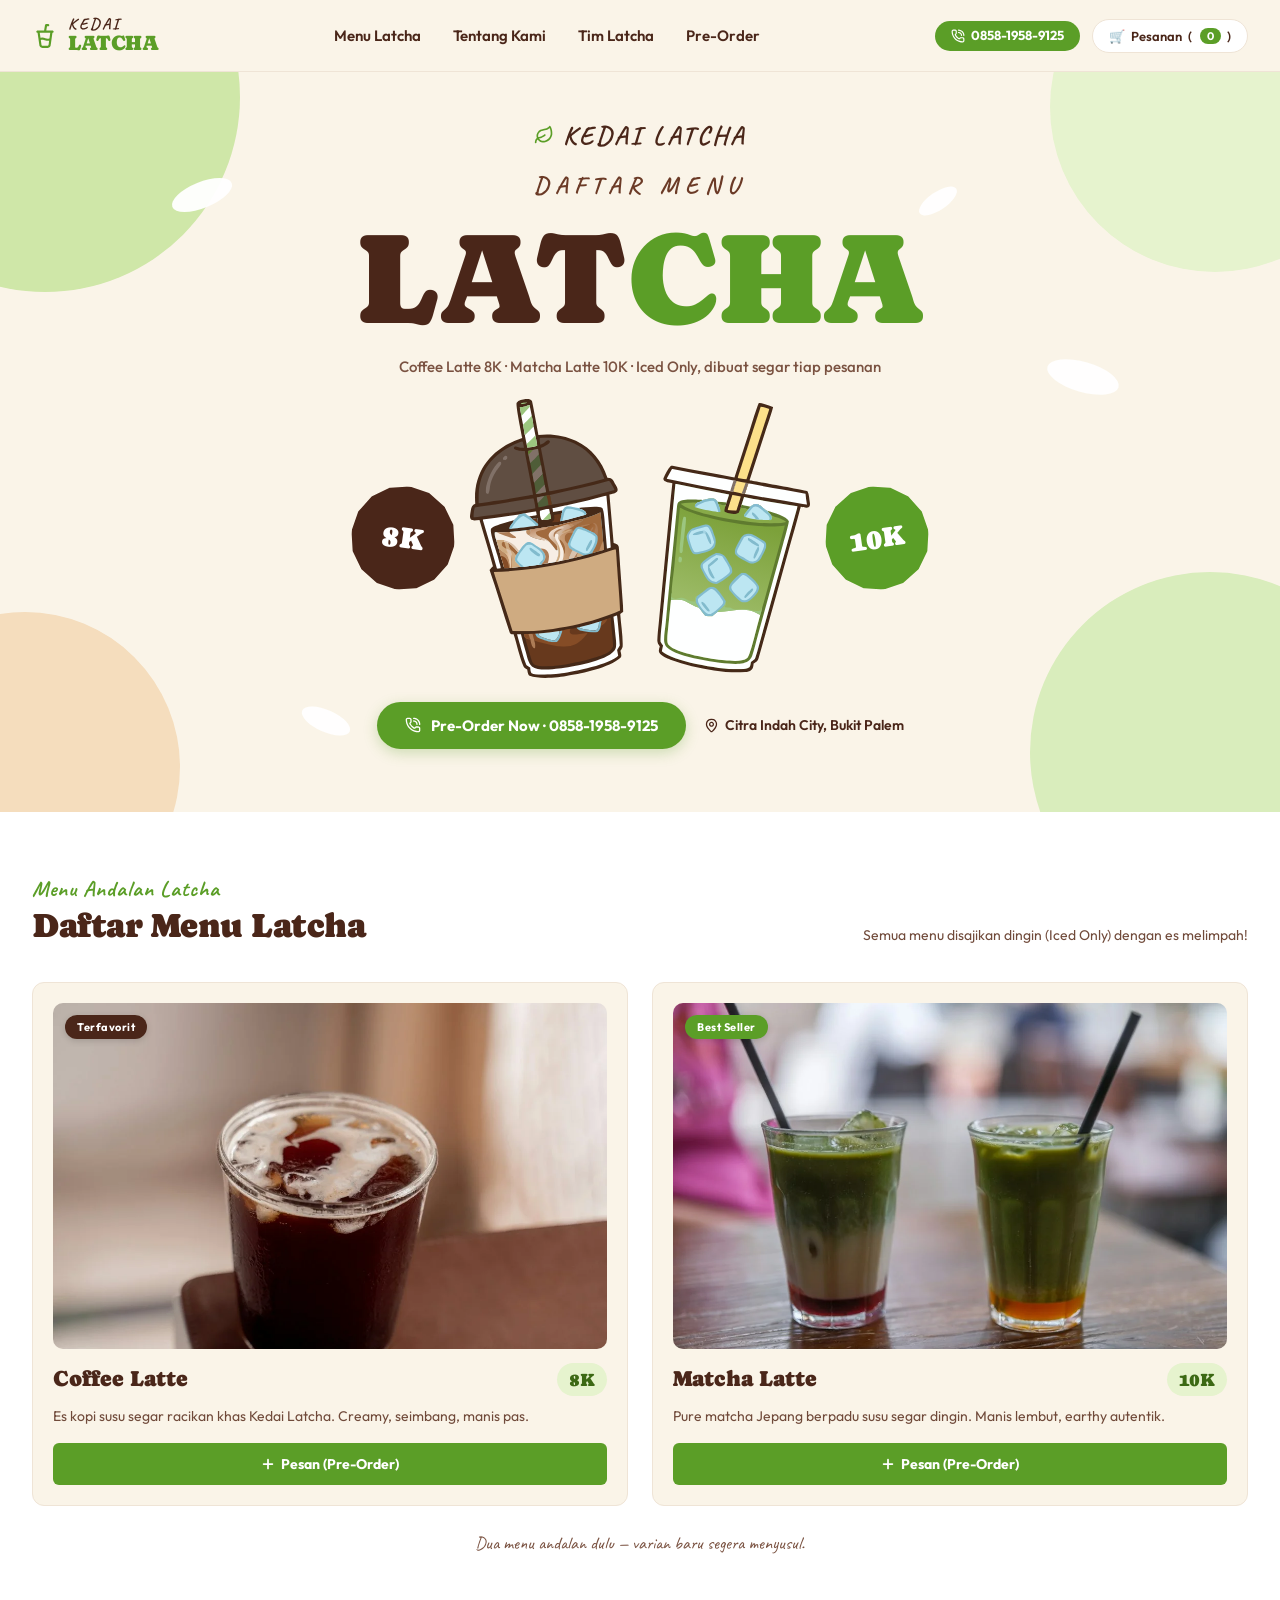
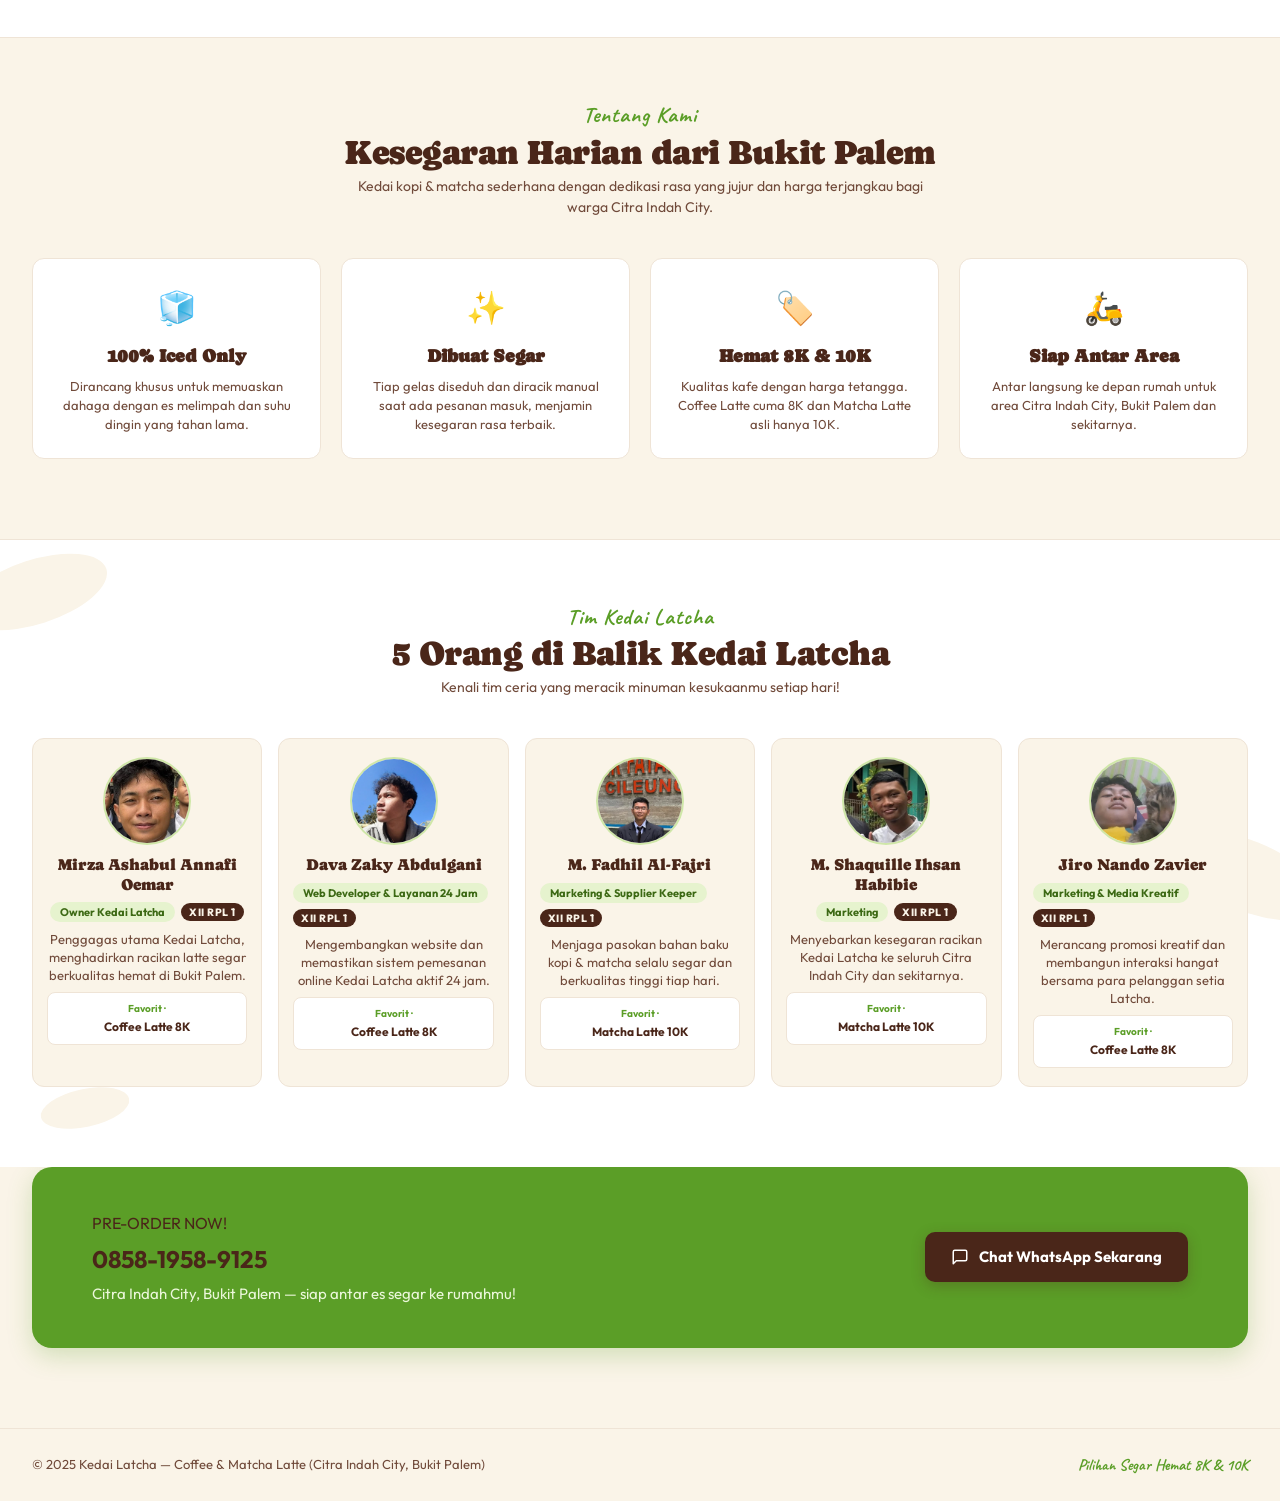
<file: index.html>
<!DOCTYPE html>
<html lang="id">
<head>
  <meta charset="UTF-8" />
  <meta name="viewport" content="width=device-width, initial-scale=1.0" />
  <title>Kedai Latcha — Coffee &amp; Matcha Latte | Citra Indah City</title>
  <meta name="description" content="Kedai Latcha di Citra Indah City, Bukit Palem. Nikmati Coffee Latte 8K &amp; Matcha Latte 10K. 100% Iced Only, segar tiap pesanan. Pre-Order WhatsApp 0858-1958-9125." />

  <!-- Open Graph -->
  <meta property="og:type" content="website" />
  <meta property="og:title" content="Kedai Latcha — Coffee &amp; Matcha Latte" />
  <meta property="og:description" content="Coffee Latte 8K · Matcha Latte 10K · Iced Only, dibuat segar tiap pesanan di Citra Indah City, Bukit Palem." />
  <meta property="og:image" content="img/menu-matcha-latte.webp" />
  <meta property="og:locale" content="id_ID" />

  <!-- JSON-LD Structured Data -->
  <script type="application/ld+json">
  {
    "@context": "https://schema.org",
    "@type": "CafeOrCoffeeShop",
    "name": "Kedai Latcha",
    "description": "Coffee Latte 8K & Matcha Latte 10K Iced Only dibuat segar tiap pesanan di Citra Indah City, Bukit Palem.",
    "url": "https://wa.me/6285819589125",
    "telephone": "+6285819589125",
    "address": {
      "@type": "PostalAddress",
      "streetAddress": "Citra Indah City, Bukit Palem",
      "addressLocality": "Jonggol, Bogor",
      "addressRegion": "Jawa Barat",
      "addressCountry": "ID"
    },
    "openingHours": "Mo-Su 07:00-21:00",
    "servesCuisine": "Coffee, Matcha, Latte",
    "priceRange": "Rp 8.000 – Rp 10.000"
  }
  </script>

  <!-- Google Fonts: Caprasimo, Caveat, Outfit -->
  <link rel="preconnect" href="https://fonts.googleapis.com" />
  <link rel="preconnect" href="https://fonts.gstatic.com" crossorigin />
  <link
    href="https://fonts.googleapis.com/css2?family=Caprasimo&family=Caveat:wght@400..700&family=Outfit:wght@100..900&display=swap"
    rel="stylesheet"
  />

  <link rel="stylesheet" href="css/style.css" />
</head>
<body>

  <!-- Skip link for accessibility -->
  <a class="skip-link" href="#main">Lewati ke konten utama</a>

  <!-- ═══════════════════════════════════════
       NAVBAR
  ═══════════════════════════════════════ -->
  <header id="navbar" class="site-navbar">
    <div class="nav-container">

      <!-- Brand Logo -->
      <a href="#" class="brand-logo" aria-label="Kedai Latcha — Beranda">
        <svg
          class="brand-icon-svg"
          viewBox="0 0 26 26"
          preserveAspectRatio="xMidYMid meet"
          xmlns="http://www.w3.org/2000/svg"
          aria-hidden="true"
        >
          <path
            d="M13.908 1.092q-.153 .051-.286 .108-.127 .05-.298 .222-.165 .165-.235 .311-.064 .14-.533 2.971l-.464 2.862q0 0-3.459 .026h-3.46l-.184 .076q-.438 .209-.596 .654-.153 .438 .05 .857 .134 .209 .394 .381 .26 .165 .52 .19 .153 0 .178 .013 .032 .012 .032 .089l.908 6.271q.882 6.157 .907 6.341 .235 .908 .94 1.562 .622 .597 1.479 .806 .209 .051 .622 .076h2.704q2.19 0 2.603-.012 .419-.013 .755-.146h.025q.495-.153 .946-.489 .457-.343 .756-.794 .298-.457 .431-1.028 .076-.286 .933-6.373l.857-6.316h.21q.419-.025 .704-.336 .235-.235 .299-.584 .063-.356-.108-.667-.165-.311-.527-.495l-.184-.076-6.526-.026v-.076q0-.057 .362-2.133l.337-2.082 .755-.025q.571 0 .686-.025 .12-.026 .279-.077 .495-.234 .596-.78 .102-.546-.285-.94-.26-.26-.622-.311-.184-.051-1.263-.051-1.08 0-1.238 .051zM18.25 9.801q-.026 .076-.388 2.78l-.387 2.787q-.032 .076-.082 .101-.051 .026-.337 .076-.419 .108-.679 .134-.254 .025-.673 .025-.597 0-1.117-.101-.521-.108-1.168-.369-.806-.311-1.435-.438-1.561-.317-3.142-.057-.342 .083-.355 .07-.013-.013-.362-2.456-.349-2.444-.349-2.527v-.076h9.725q.749 .025 .749 .051zM11.077 16.847q.673 .108 1.587 .444 1.009 .362 1.898 .521 .361 .05 1.155 .05 .793 0 1.104-.05 .311-.051 .311-.026 0 .102-.285 2.108-.286 1.999-.311 2.101-.102 .311-.413 .546l-.032 .025q-.127 .108-.285 .133-.153 .026-.724 .051h-4.424q-.362-.025-.489-.076-.394-.159-.578-.521-.076-.133-.139-.507-.064-.375-.299-2.07l-.336-2.469q-.032-.102 .044-.14 .083-.044 .527-.095 .362-.051 .857-.063 .495-.013 .832 .038z"
            fill="#5B9E27"
          />
        </svg>
        <div class="brand-text">
          <span class="brand-sub">KEDAI</span>
          <span class="brand-name">LATCHA</span>
        </div>
      </a>

      <!-- Desktop Nav Links -->
      <nav class="desktop-nav" aria-label="Navigasi utama">
        <ul class="nav-menu-list">
          <li><a href="#menu" class="nav-link">Menu Latcha</a></li>
          <li><a href="#tentang" class="nav-link">Tentang Kami</a></li>
          <li><a href="#tim" class="nav-link">Tim Latcha</a></li>
          <li><a href="#preorder" class="nav-link">Pre-Order</a></li>
        </ul>
      </nav>

      <!-- Nav Actions: Phone Badge + Cart + Hamburger -->
      <div class="nav-actions">
        <a
          href="https://wa.me/6285819589125"
          class="po-badge"
          target="_blank"
          rel="noopener noreferrer"
          aria-label="Pre-order via WhatsApp 0858-1958-9125"
        >
          <svg
            class="phone-icon-svg"
            viewBox="0 0 14 14"
            preserveAspectRatio="xMidYMid meet"
            xmlns="http://www.w3.org/2000/svg"
            aria-hidden="true"
          >
            <path
              d="M2.157 .602q-.294 .027-.588 .167-.294 .14-.506 .366-.308 .321-.434 .782-.027 .127-.034 .212-.007 .082-.007 .363 .014 1.651 .537 3.26 .526 1.61 1.493 2.984 .533 .742 1.217 1.429 .687 .684 1.429 1.217 1.374 .967 2.99 1.494 1.617 .522 3.254 .536 .281 0 .363-.007 .085-.007 .212-.034 .253-.072 .44-.181 .188-.113 .37-.294 .184-.185 .294-.373 .112-.188 .184-.44l.041-.168v-1.008q.014-.674 0-.927-.014-.307-.051-.468-.034-.16-.116-.355-.181-.366-.506-.615-.321-.253-.728-.339-.11-.014-.294-.027h-.923q-.841 0-1.046 .013-.202 .014-.383 .072-.28 .082-.492 .253-.208 .168-.417 .445l-.14 .17-.113-.044q-.222-.109-.547-.311-.321-.205-.516-.359-1.076-.813-1.805-1.917-.099-.158-.266-.452-.168-.294-.185-.328-.013-.034 .158-.16 .529-.393 .697-.937 .072-.184 .078-.4 .007-.219 .007-1.1v-1.104l-.054-.154q-.113-.366-.352-.646-.236-.281-.561-.448-.294-.14-.629-.167-.167-.028-1.029-.028-.861 0-1.042 .028zM7.475 .602q-.195 .027-.328 .181-.133 .153-.147 .359-.014 .201 .113 .369 .181 .239 .516 .239 .253 0 .581 .051 .332 .048 .595 .116 .42 .113 .841 .322 .895 .434 1.531 1.213 .639 .776 .906 1.743 .068 .263 .116 .595 .051 .328 .051 .567 0 .236 .113 .39 .154 .226 .417 .246 .266 .021 .465-.174 .14-.127 .167-.321 .028-.199-.027-.674-.086-.854-.421-1.658-.335-.806-.895-1.479-.127-.154-.366-.39-.236-.239-.389-.366-1.207-1.008-2.759-1.258-.253-.058-.605-.078-.348-.021-.475 .007zM4.327 1.805q.082 .044 .157 .123 .079 .075 .12 .16 .044 .082 .058 .301 .014 .215 0 .916v.715q-.014 .208-.034 .28-.021 .068-.079 .137h-.013q-.055 .085-.26 .232-.202 .147-.294 .253-.089 .102-.161 .249-.068 .147-.099 .253-.027 .106-.027 .274 0 .195 .068 .386 .072 .188 .298 .567 1.203 2.113 3.301 3.302 .366 .212 .554 .284 .191 .068 .386 .068 .281-.013 .533-.126 .124-.072 .229-.161 .106-.092 .247-.273 .167-.226 .253-.281v-.013q.082-.058 .143-.079 .065-.02 .274-.034h.728q.728-.014 .936 0 .212 .014 .297 .072 .168 .095 .253 .263l.041 .099v1.022q0 .742 0 .889 0 .147-.027 .205-.126 .263-.379 .335-.154 .054-.749 .013-.595-.041-1.142-.14-.963-.167-1.903-.536-.937-.373-1.75-.893-1.371-.895-2.386-2.167-1.015-1.274-1.569-2.816-.554-1.541-.567-3.138 0-.263 0-.318 0-.058 .041-.129 .085-.182 .225-.25 .082-.058 .161-.072 .079-.013 .301-.027l1.736 .014zM7.379 2.953q-.099 .045-.191 .13-.089 .082-.126 .161-.035 .075-.041 .116-.007 .041-.007 .14 0 .154 .041 .253 .044 .096 .133 .174 .092 .075 .188 .113 .099 .034 .267 .048 .379 .027 .687 .126 .574 .181 .994 .653 .421 .468 .533 1.056 .028 .14 .048 .366 .021 .222 .055 .328 .038 .103 .113 .195 .078 .089 .174 .133 .099 .041 .253 .041 .154 0 .253-.041 .208-.112 .294-.324 .041-.141 .027-.434-.013-.294-.099-.602-.181-.769-.68-1.377-.496-.609-1.21-.944-.714-.338-1.456-.338-.168 0-.25 .027z"
              fill="#FFFFFF"
            />
          </svg>
          <span class="po-text">0858-1958-9125</span>
        </a>

        <!-- Cart Button -->
        <button id="cart-btn" class="nav-cart-btn" aria-label="Buka keranjang pesanan">
          🛒 <span class="cart-btn-label">Pesanan</span> (<span id="cart-count">0</span>)
        </button>

        <!-- Hamburger Button -->
        <button
          id="hamburger-btn"
          class="hamburger-btn"
          aria-label="Buka menu navigasi"
          aria-expanded="false"
        >
          <svg width="24" height="24" viewBox="0 0 24 24" fill="none" aria-hidden="true">
            <rect x="3" y="5" width="18" height="2" rx="1" fill="currentColor" />
            <rect x="3" y="11" width="18" height="2" rx="1" fill="currentColor" />
            <rect x="3" y="17" width="18" height="2" rx="1" fill="currentColor" />
          </svg>
        </button>
      </div>
    </div>
  </header>

  <!-- Mobile Nav Drawer -->
  <div id="mobile-nav" class="mobile-nav" role="dialog" aria-modal="true" aria-label="Menu Navigasi Mobile" hidden>
    <div class="mobile-nav-header">
      <div class="mobile-brand">
        <span class="brand-sub">KEDAI</span>
        <span class="brand-name">LATCHA</span>
      </div>
      <button id="mobile-nav-close" class="mobile-nav-close" aria-label="Tutup menu navigasi">✕</button>
    </div>
    <nav class="mobile-nav-body" aria-label="Navigasi mobile">
      <ul class="mobile-nav-list">
        <li><a href="#menu" class="mobile-nav-link">Menu Latcha</a></li>
        <li><a href="#tentang" class="mobile-nav-link">Tentang Kami</a></li>
        <li><a href="#tim" class="mobile-nav-link">Tim Latcha</a></li>
        <li><a href="#preorder" class="mobile-nav-link">Pre-Order</a></li>
      </ul>
      <div class="mobile-nav-footer">
        <a href="https://wa.me/6285819589125" class="mobile-po-btn" target="_blank" rel="noopener noreferrer">
          📞 Hubungi 0858-1958-9125
        </a>
      </div>
    </nav>
  </div>

  <!-- ═══════════════════════════════════════
       MAIN CONTENT
  ═══════════════════════════════════════ -->
  <main id="main">

    <!-- ─── POSTER HERO SECTION ────────────── -->
    <section id="hero" class="poster-hero" aria-label="Poster Menu Kedai Latcha">
      <!-- Decorative Background Blobs & Splats -->
      <div class="blob blob-tl" aria-hidden="true"></div>
      <div class="blob blob-tr" aria-hidden="true"></div>
      <div class="blob blob-bl" aria-hidden="true"></div>
      <div class="blob blob-br" aria-hidden="true"></div>

      <div class="splat splat-1" aria-hidden="true"></div>
      <div class="splat splat-2" aria-hidden="true"></div>
      <div class="splat splat-3" aria-hidden="true"></div>
      <div class="splat splat-4" aria-hidden="true"></div>

      <!-- Poster Main Column -->
      <div class="poster-column">

        <!-- Brand Lockup -->
        <div class="brand-lockup">
          <svg
            class="leaf-mark-svg"
            viewBox="0 0 20 20"
            preserveAspectRatio="xMidYMid meet"
            xmlns="http://www.w3.org/2000/svg"
            aria-hidden="true"
          >
            <path
              d="M15.679 .859q-.239 .039-.381 .161-.039 .059-.376 .44-.503 .561-.903 .884-.401 .317-.957 .576-.684 .342-1.675 .61-.987 .269-3.028 .669-.937 .181-1.401 .332-.459 .147-.996 .449-.464 .259-.806 .523-.337 .259-.718 .635-1.518 1.504-1.879 3.642-.118 .699-.059 1.509 .059 .811 .278 1.489l.064 .22-.342 .342q-.498 .498-.82 1.02-.318 .518-.518 1.158-.303 .903-.322 1.821 0 .239 .01 .312 .009 .069 .048 .191 .083 .137 .201 .259 .302 .278 .722 .21 .42-.069 .601-.45 .039-.083 .049-.171 .009-.092 .029-.312 .039-.518 .098-.845 .063-.332 .2-.693 .244-.62 .703-1.138l.117-.141 .181 .239q.879 1.181 2.109 1.86 1.231 .679 2.691 .821 .302 .019 .781 .009 .478-.009 .82-.049 1.9-.239 3.55-1.24 1.65-1.001 2.798-2.558 1.152-1.563 1.572-3.423 .122-.479 .152-.821 .029-.341 .048-.918 .02-1.621-.239-3.032-.259-1.411-.879-2.827-.102-.264-.351-.781-.249-.523-.313-.601-.137-.22-.381-.327-.239-.112-.478-.054zM15.82 3.618q.42 1.084 .621 2.193 .2 1.108 .219 2.387 0 .601-.053 .991-.049 .391-.147 .85-.498 2.002-2.002 3.501-1.558 1.558-3.657 2.1-.64 .161-1.46 .18-.44 0-.723-.019-.278-.02-.659-.122-.518-.117-1.03-.366-.508-.254-.928-.591-.239-.2-.61-.601-.371-.4-.371-.459 0-.063 .336-.161 .342-.103 .782-.2 .742-.161 1.372-.391 .63-.229 1.328-.591 1.621-.8 2.48-1.64 .201-.181 .269-.327 .073-.152 .073-.352 0-.342-.22-.571-.219-.23-.561-.249-.22-.02-.361 .053-.137 .069-.376 .269-.44 .4-.933 .723-.488 .317-1.191 .654-1.079 .522-2.159 .781-.761 .161-1.201 .322l-.078 .039q-.2 .079-.239 .069-.039-.01-.059-.132l-.024-.059q-.098-.478-.098-1.079 0-.478 .059-.742 .2-1.299 .991-2.319 .791-1.021 1.968-1.519 .322-.141 .61-.21 .293-.068 1.074-.229 2.256-.459 3.326-.777 1.074-.322 1.86-.732 .791-.41 1.392-.991 .18-.142 .2-.098 .019 .039 .18 .415z"
              fill="#5B9E27"
            />
          </svg>
          <span class="lockup-text">KEDAI LATCHA</span>
        </div>

        <!-- Eyebrow -->
        <div class="eyebrow-daftar-menu">DAFTAR MENU</div>

        <!-- Massive Wordmark -->
        <div class="wordmark" aria-label="LATCHA">
          <span class="wordmark-lat">LAT</span>
          <span class="wordmark-cha">CHA</span>
        </div>

        <!-- Poster Subtitle -->
        <p class="poster-sub">
          Coffee Latte 8K · Matcha Latte 10K · Iced Only, dibuat segar tiap pesanan
        </p>

        <!-- Cups Row: Starburst Coffee + SVG Cups Illustration + Starburst Matcha -->
        <div class="cups-row">

          <!-- Coffee Starburst Badge -->
          <div class="price-badge-wrap badge-coffee-wrap">
            <div class="price-badge price-badge-coffee">
              <div class="starburst starburst-coffee"></div>
              <div class="badge-text badge-coffee-text">8K</div>
            </div>
          </div>

          <!-- Embedded SVG Cups Illustration (130 vector layers) -->
                    <div class="cups-illustration" aria-label="Ilustrasi Segar Coffee Latte dan Matcha Latte Latcha">
            <svg
              class="cups-svg"
              viewBox="175.464 39.790 269.003 220.652"
              xmlns="http://www.w3.org/2000/svg"
              role="img"
              aria-label="Ilustrasi gelas Coffee Latte dan Matcha Latte Latcha"
            >
              <svg x="175.464" y="39.79" width="121.389" height="220.652" viewBox="0 0 121.389 220.652" preserveAspectRatio="none">
<path
                  d="M43.917 .036c1.645-.104 4.732-.12 5.211 1.925 .616 2.625 1.064 5.322 1.568 7.976 1.176 6.168 2.314 12.344 3.412 18.527 9.523-1.367 21.083 .347 29.679 4.621 12.969 6.448 20.298 15.775 24.957 29.173 4.519 .115 4.414 2.195 6.604 5.719 3.679 5.92-.153 6.517-5.033 7.632l3.33 38.346c1.773 .643 3.906 1.086 4.088 3.224 .48 5.653 .785 11.321 1.184 16.982l2.472 34.204c-.701 .538-1.748 1.164-2.517 1.654 .493 7.964 2.236 17.827 1.909 25.741-.044 1.072-1.17 2.558-1.806 3.423 .44 1.544 1.374 4.392 .087 5.529-8.993 7.949-29.781 12.281-41.126 14.035-7.464 1.707-23.627 3.145-30.719 .246-1.382-.565-1.732-3.61-1.959-4.968-.922-.553-2.433-1.467-2.868-2.454-3.324-7.544-5.313-17.56-7.895-25.393-.955-.043-1.252-.088-2.173-.28-.484-.284-.743-.608-.922-1.146-5.473-16.395-10.239-33.192-15.927-49.504 .96-1.347 1.513-1.873 2.675-3.014-3.35-12.089-7.113-24.431-10.648-36.49-4.802 .625-8.509 1.458-7.253-5.146 .634-3.333 .455-6.358 3.919-7.746-2.077-25.881 13.103-44.293 37.162-51.94-.664-3.638-5.455-26.474-4.402-27.985 1.426-2.047 4.68-2.554 6.991-2.891z"
                  fill="#452918"
                />
              </svg>
              <svg x="194.215" y="158.692" width="99.978" height="64.815" viewBox="0 0 99.978 64.815" preserveAspectRatio="none">
<path
                  d="M95.944 .045c.443-.068 .219-.09 .672 .165 .247 1.1 .946 12.385 1.044 14.04 .669 11.249 1.866 22.902 2.318 34.116-22.836 10.453-59.919 17.847-85.047 16.225-.897-2.508-1.683-5.222-2.47-7.779l-12.461-38.797c32.703-1.128 65.049-7.186 95.944-17.97z"
                  fill="#cfab81"
                />
              </svg>
              <svg x="194.834" y="129.346" width="86.691" height="44.442" viewBox="0 0 86.691 44.442" preserveAspectRatio="none">
<path
                  d="M69.679 5.356c4.884-1.553 9.734-2.942 14.257-5.356 .449 7.125 1.791 16.093 1.95 22.833 .283 2.301 .551 4.605 .805 6.91l-4.041 1.171c-1.509 .388-4.145 1.385-5.377 1.584-2.256 .695-4.352 1.373-6.676 1.831-1.8 .513-3.611 .981-5.434 1.404l-2.284 .585c-1.237 .275-2.838 .68-4.061 .86l-5.099 1.071c-1.119 .227-2.412 .526-3.521 .709-.588 .127-1.239 .252-1.815 .403-1.583 .284-4.751 .945-6.235 1.057-1.615 .24-3.419 .693-4.984 .848l-2.085 .359c-3.907 .585-7.824 1.101-11.75 1.548-.816 .054-1.839 .172-2.626 .049-1.87 .266-4.216 .646-6.065 .792-.608 .055-1.16 .125-1.771 .092l-.318 .043-.972 .009c-1.057 .196-2.757 .228-3.875 .284-.712-3.244-1.847-6.724-2.817-9.925-.342-1.619-.999-3.831-1.433-5.478l-2.063-7.042c-.42-1.425-2.072-4.936-1.073-6.034l1.332-.003c3.446 .035 6.716-.108 10.156-.25 4.505-.469 8.906-.735 13.395-1.409l2.7-.389c4.643-.557 10.028-1.587 14.727-2.344 .45-.157 2.386-.374 2.994-.473 8.116-1.323 16.093-4.036 24.059-5.739z"
                  fill="#82bbcd"
                />
              </svg>
              <svg x="194.834" y="143.258" width="50.694" height="30.53" viewBox="0 0 50.694 30.53" preserveAspectRatio="none">
<path
                  d="M25.198 .389l2.701-.389 .657 .213c.248 .628-.517 3.926-.911 4.461 3.685 2.013 5.221 2.073 9.154 3.224 .457-.78 .537-.965 1.29-1.51 2.133 .892 3.622 1.456 5.314 3.114 1.817 1.665 5.186 6.536 5.715 6.773l.644-.163 .276-1.296 .273 .141c.986 3.377-.025 7.595-1.928 10.493-1.583 .284-4.751 .944-6.235 1.057-1.615 .239-3.419 .692-4.984 .847l-2.085 .359c-3.907 .586-7.824 1.102-11.75 1.549-.816 .053-1.839 .171-2.626 .048-1.87 .267-4.216 .647-6.065 .793-.608 .054-1.16 .125-1.771 .092l-.318 .042-.972 .01c-1.057 .195-2.757 .227-3.875 .283-.712-3.244-1.847-6.724-2.817-9.925-.342-1.619-.999-3.83-1.433-5.477l-2.063-7.042c-.42-1.425-2.072-4.936-1.073-6.035l1.332-.003c3.446 .036 6.716-.107 10.156-.25 4.505-.469 8.906-.735 13.394-1.409z"
                  fill="#f7eee5"
                />
              </svg>
              <svg x="210.971" y="152.89" width="24.192" height="19.732" viewBox="0 0 24.192 19.732" preserveAspectRatio="none">
<path
                  d="M3.278 7.184c7.981-10.943 7.785-7.443 16.764-2.243 4.954 4.816 5.705 7.635 .986 12.781l-2.085 .359c-3.907 .586-7.825 1.102-11.75 1.549-.816 .053-1.839 .171-2.626 .048-3.246-3.432-6.012-3.958-3.731-9.19l1.658-2.248 .784-1.056z"
                  fill="#bce6f2"
                />
              </svg>
              <svg x="210.971" y="152.89" width="24.192" height="19.732" viewBox="0 0 24.192 19.732" preserveAspectRatio="none">
<path
                  d="M3.278 7.184c7.981-10.943 7.785-7.443 16.764-2.243 4.954 4.816 5.705 7.635 .986 12.781l-2.085 .359c1.335-2.361 2.053-2.612 3.514-4.491-.195-2.932-.306-4.438-2.807-6.578-1.833-1.569-4.28-3.226-6.264-4.647-1.456-.046-3.672-.289-4.691 .892-2.039 2.365-6.72 7.846-6.91 10.857-.075 1.192 4.372 4.638 5.408 5.516-.816 .053-1.839 .171-2.626 .048-3.246-3.432-6.012-3.958-3.731-9.19l1.658-2.248 .784-1.056z"
                  fill="#82bbcd"
                />
              </svg>
              <svg x="222.322" y="157.366" width="8.525" height="7.152" viewBox="0 0 8.525 7.152" preserveAspectRatio="none">
<path
                  d="M.577 0c1.31 .221 6.558 4.27 7.921 5.29 .087 1.011-.018 .825-.586 1.862l-.229-.049c-1.525-.316-7.454-4.636-7.683-6.441l.577-.662z"
                  fill="#82bbcd"
                />
              </svg>
              <svg x="198.286" y="158.122" width="17.252" height="15.666" viewBox="0 0 17.252 15.666" preserveAspectRatio="none">
<path
                  d="M5.908 0c1.445 .641 2.232 .925 3.465 1.958l.617-.256c1.679 1.177 2.249 1.987 3.53 3.554-2.28 5.232 .485 5.758 3.732 9.19-1.871 .266-4.217 .646-6.066 .792-.608 .055-1.16 .125-1.771 .092l-.318 .043-.972 .009c-1.057 .196-2.757 .228-3.875 .284-.711-3.244-1.847-6.724-2.816-9.925-.343-1.619-.999-3.831-1.434-5.478 1.778 1.319 3.538 2.663 5.279 4.029 .454-.123 .821-.203 1.282-.295l.264-.915c-.505-1.006-.67-1.986-.917-3.082z"
                  fill="#cfab81"
                />
              </svg>
              <svg x="198.286" y="158.385" width="9.097" height="15.403" viewBox="0 0 9.097 15.403" preserveAspectRatio="none">
<path
                  d="M0 0c1.778 1.319 3.538 2.662 5.279 4.029 2.708 2.622 2.492 5.559 3.488 9.144 .15 .54 .151 1.515 .33 1.937l-.972 .009c-1.057 .195-2.757 .228-3.875 .284-.711-3.244-1.847-6.724-2.816-9.925-.343-1.62-.999-3.831-1.434-5.478z"
                  fill="#854c26"
                />
              </svg>
              <svg x="198.286" y="158.385" width="9.097" height="15.119" viewBox="0 0 9.097 15.119" preserveAspectRatio="none">
<path
                  d="M0 0c1.778 1.319 3.538 2.662 5.279 4.029 2.708 2.622 2.492 5.559 3.488 9.144 .15 .54 .151 1.515 .33 1.937l-.972 .009c-.437-4.487-1.811-8.727-6.691-9.641-.343-1.62-.999-3.831-1.434-5.478z"
                  fill="#bb8c63"
                />
              </svg>
              <svg x="203.565" y="158.122" width="4.832" height="15.373" viewBox="0 0 4.832 15.373" preserveAspectRatio="none">
<defs>
                  <linearGradient
                    id="svg14-g1"
                    x1="-1"
                    x2="1"
                    gradientUnits="userSpaceOnUse"
                    gradientTransform="matrix(1.69634 -0.80318 0.355584 7.60268 2.8938 8.741)"
                  >
                    <stop offset="0" stop-color="#dab591" />
                    <stop offset="1" stop-color="#f0d7bd" />
                  </linearGradient>
                </defs>
                <path
                  d="M.628 0c1.446 .641 2.233 .925 3.466 1.958 .284 .833 .587 1.614 .738 2.481-.059 1.733-.089 2.464-.459 4.202 .243 1.327 .059 5.404-.237 6.689l-.318 .043c-.179-.422-.18-1.397-.33-1.937-.996-3.585-.78-6.522-3.488-9.144 .454-.123 .82-.203 1.282-.295l.264-.915c-.505-1.006-.67-1.986-.918-3.082z"
                  fill="url(#svg14-g1)"
                />
              </svg>
              <svg x="204.194" y="158.122" width="4.203" height="8.641" viewBox="0 0 4.203 8.641" preserveAspectRatio="none">
<path
                  d="M0 0c1.446 .641 2.233 .925 3.465 1.958 .285 .833 .588 1.614 .738 2.481-.058 1.733-.089 2.464-.458 4.202-.55-1.352-2.029-5.766-2.739-6.231l-.089 .672c-.504-1.006-.67-1.986-.917-3.082z"
                  fill="#dac2ac"
                />
              </svg>
              <svg x="207.701" y="162.561" width="1.771" height="10.9" viewBox="0 0 1.771 10.9" preserveAspectRatio="none">
<path
                  d="M.696 0c.429 2.601 .579 2.894 .326 5.553l-.081-.256c-.062 1.964 .039 3.254 .069 5.16 .378 .218 .348 .245 .761 .342-.608 .055-1.16 .125-1.771 .092 .296-1.285 .481-5.362 .238-6.689 .369-1.738 .399-2.469 .458-4.202z"
                  fill="#bb8c63"
                />
              </svg>
              <svg x="196.224" y="151.12" width="12.053" height="11.294" viewBox="0 0 12.053 11.294" preserveAspectRatio="none">
<path
                  d="M0 .223c2.503-.228 4.117-.421 6.618 .163-.095 .35-.229 .926-.371 1.231l.214 .236c1.661-.286 1.996 .577 2.877 .483 .421 2.742 .66 4.299 2.715 6.368l-.618 .256c-1.232-1.033-2.019-1.317-3.465-1.958 .247 1.096 .413 2.075 .917 3.082l-.264 .915c-.461 .092-.827 .171-1.281 .295-1.742-1.367-3.502-2.71-5.28-4.029l-2.062-7.042z"
                  fill="#cfab81"
                />
              </svg>
              <svg x="200.445" y="152.737" width="3.977" height="5.71" viewBox="0 0 3.977 5.71" preserveAspectRatio="none">
<path
                  d="M3.977 5.71c-1.607-1.12-4.358-2.424-3.933-4.617 .622-.761 1.061-.814 1.981-1.093l.214 .237c.267 1.399 1.242 4.029 1.738 5.473z"
                  fill="#a16a3d"
                />
              </svg>
              <svg x="231.012" y="157.831" width="6.953" height="12.781" viewBox="0 0 6.953 12.781" preserveAspectRatio="none">
<path
                  d="M0 0c7.447 .294 7.929 5.961 5.97 11.934-1.615 .24-3.419 .692-4.984 .847 4.72-5.146 3.968-7.965-.986-12.781z"
                  fill="#ad7c56"
                />
              </svg>
              <svg x="196.482" y="145.056" width="15.455" height="5.01" viewBox="0 0 15.455 5.01" preserveAspectRatio="none">
<path
                  d="M0 .25c3.446 .035 6.716-.108 10.156-.25 2.088 2.778 5.181 3.069 5.298 4.613-1.497 .991-4.09-.12-5.63-.654-2.413-.837-4.817-1.732-7.229-2.576-.847-.297-1.781-.919-2.595-1.133z"
                  fill="#ad7c56"
                />
              </svg>
              <svg x="205.561" y="153.456" width="7.903" height="9.922" viewBox="0 0 7.903 9.922" preserveAspectRatio="none">
<path
                  d="M0 0c3.118 1.762 5.541 4.957 7.903 7.673l-1.658 2.249c-1.281-1.567-1.851-2.378-3.53-3.554-2.055-2.069-2.293-3.626-2.715-6.368z"
                  fill="#a16a3d"
                />
              </svg>
              <svg x="202.47" y="151.506" width="11.779" height="9.623" viewBox="0 0 11.779 9.623" preserveAspectRatio="none">
<path
                  d="M.372 0c5.304 1.826 8.192 3.572 11.406 8.568l-.784 1.055c-2.362-2.716-4.785-5.911-7.903-7.673-.88 .094-1.216-.769-2.877-.483l-.214-.237c.142-.304 .277-.881 .372-1.23z"
                  fill="#dac2ac"
                />
              </svg>
              <svg x="219.854" y="143.258" width="3.585" height="4.674" viewBox="0 0 3.585 4.674" preserveAspectRatio="none">
<path
                  d="M.179 .389l2.7-.389 .657 .213c.248 .628-.517 3.926-.911 4.461-1.972-1.08-3.08-1.936-2.446-4.285z"
                  fill="#bb8c63"
                />
              </svg>
              <svg x="231.633" y="149.646" width="6.604" height="3.114" viewBox="0 0 6.604 3.114" preserveAspectRatio="none">
<path
                  d="M1.29 0c2.133 .892 3.622 1.456 5.314 3.114-1.052-.167-2.301-1.182-3.778-1.651l-.29 .316 .787 .906c-.294 .084-2.567-.934-3.323-1.175 .457-.78 .537-.965 1.29-1.51z"
                  fill="#dac2ac"
                />
              </svg>
              <svg x="222.48" y="134.702" width="42.54" height="34.006" viewBox="0 0 42.54 34.006" preserveAspectRatio="none">
<defs>
                  <linearGradient
                    id="svg25-g1"
                    x1="-1"
                    x2="1"
                    gradientUnits="userSpaceOnUse"
                    gradientTransform="matrix(-3.977431 -2.253763 12.300174 -13.871381 21.1757 11.4872)"
                  >
                    <stop offset="0" stop-color="#d1b193" />
                    <stop offset="1" stop-color="#efded1" />
                  </linearGradient>
                </defs>
                <path
                  d="M42.033 0l.135 .465-.162 .033 .534 .324c-.232 .411-.069 .281-.47 .445-1.737 1.494-4.795 3.092-6.887 4.351l-2.148 1.152-1.66 .728c1.217 .931 .997 .254 2.784 .462-.409 .255-.707 .468-1.151 .659l-.304 .2c.834 .607 1.237 .467 2.408 .426l-.848 1.636c-1.012 2.229-3.534 6.783-3.83 8.79 .28 1.686 .418 1.951 1.175 3.468l2.445 1.612c-.931 1.992-2.497 4.963-2.882 7.071l-5.098 1.071c-1.119 .228-2.412 .527-3.522 .709-.587 .128-1.238 .253-1.814 .404 1.902-2.898 2.913-7.116 1.927-10.493l-.272-.141-.276 1.296-.644 .163c-.529-.237-3.899-5.108-5.715-6.773-1.692-1.658-3.181-2.222-5.315-3.114-.752 .545-.833 .73-1.289 1.51-3.934-1.151-5.469-1.211-9.154-3.224 .394-.535 1.159-3.832 .911-4.461l-.657-.213c4.643-.557 10.028-1.586 14.727-2.344 .45-.156 2.386-.373 2.994-.472 8.116-1.324 16.093-4.037 24.058-5.74z"
                  fill="url(#svg25-g1)"
                />
              </svg>
              <svg x="222.48" y="134.702" width="42.54" height="24.831" viewBox="0 0 42.54 24.831" preserveAspectRatio="none">
<path
                  d="M42.033 0l.135 .465-.162 .033 .534 .324c-.232 .411-.069 .281-.47 .445-1.737 1.494-4.795 3.092-6.887 4.351-.947-1.304-1.037-1.229-2.531-1.921-1.211 .329-2.38 .656-3.613 .907-1.429 .403-3.621 .976-4.973 1.479-2.641 .838-10.076 3.613-8.717 7.756 .638 1.947 4.059 4.511 5.357 6.209 .612 .74 1.088 1.772 1.444 2.207l-.033 2.413-.644 .163c-.529-.237-3.899-5.108-5.715-6.773-1.692-1.658-3.181-2.222-5.315-3.114-.752 .545-.833 .73-1.289 1.51-3.934-1.151-5.469-1.211-9.154-3.224 .394-.535 1.159-3.833 .911-4.461l-.657-.213c4.643-.557 10.028-1.586 14.727-2.344 .45-.156 2.386-.373 2.994-.472 8.116-1.324 16.093-4.037 24.058-5.74z"
                  fill="#a16a3d"
                />
              </svg>
              <svg x="222.48" y="140.914" width="14.981" height="10.242" viewBox="0 0 14.981 10.242" preserveAspectRatio="none">
<defs>
                  <linearGradient
                    id="svg27-g1"
                    x1="-1"
                    x2="1"
                    gradientUnits="userSpaceOnUse"
                    gradientTransform="matrix(1.95709 3.754169 -7.055516 1.719231 7.4238 4.2352)"
                  >
                    <stop offset="0" stop-color="#be8b66" />
                    <stop offset="1" stop-color="#dabea5" />
                  </linearGradient>
                </defs>
                <path
                  d="M.254 2.344c4.643-.557 10.028-1.587 14.726-2.344-1.287 2.777-7.516 2.467-9.747 4.094-1.047 2.337 3.826 3.841 5.21 4.638-.752 .545-.833 .73-1.289 1.51-3.934-1.151-5.469-1.211-9.154-3.224 .394-.535 1.159-3.833 .911-4.461l-.657-.213z"
                  fill="url(#svg27-g1)"
                />
              </svg>
              <svg x="255.131" y="135.968" width="9.419" height="4.352" viewBox="0 0 9.419 4.352" preserveAspectRatio="none">
<path
                  d="M0 2.431c.891-.508 8.618-2.471 9.418-2.43-1.737 1.494-4.795 3.092-6.887 4.351-.947-1.304-1.037-1.229-2.531-1.921z"
                  fill="#ad7c56"
                />
              </svg>
              <svg x="246.042" y="143.52" width="11.549" height="24.074" viewBox="0 0 11.549 24.074" preserveAspectRatio="none">
<defs>
                  <linearGradient
                    id="svg29-g1"
                    x1="-1"
                    x2="1"
                    gradientUnits="userSpaceOnUse"
                    gradientTransform="matrix(-7.052375 8.404033 -2.865933 -10.450109 5.9752 11.2179)"
                  >
                    <stop offset="0" stop-color="#b17f55" />
                    <stop offset="1" stop-color="#d4ac87" />
                  </linearGradient>
                </defs>
                <path
                  d="M9.141 0c.834 .607 1.237 .467 2.408 .427l-.848 1.635c-1.011 2.23-3.534 6.784-3.829 8.79 .279 1.687 .417 1.951 1.174 3.468l2.445 1.612c-.93 1.993-2.497 4.963-2.881 7.071l-5.099 1.071c1.13-3.137 1.09-4.002 1.07-7.334-.645-3.008-2.375-5.627-3.581-8.628l.18-.958c-.512-2.493 1.757-4.105 3.757-4.951 1.241-.15 3.945-1.607 5.204-2.203z"
                  fill="url(#svg29-g1)"
                />
              </svg>
              <svg x="250.301" y="145.43" width="6.442" height="8.942" viewBox="0 0 6.442 8.942" preserveAspectRatio="none">
<path
                  d="M2.613 8.942l-.249-.058c-1.546-1.717-2.944-3.39-2.119-5.801 .367-1.095 1.175-1.986 2.228-2.458 .958-.433 2.942-.862 3.969-.473-1.011 2.23-3.534 6.784-3.829 8.79z"
                  fill="#a16a3d"
                />
              </svg>
              <svg x="246.042" y="150.674" width="4.761" height="11.922" viewBox="0 0 4.761 11.922" preserveAspectRatio="none">
<path
                  d="M.181 0c3.939 2.17 5.755 8.116 3.769 11.922-.101-.706-.207-1.665-.369-2.335-.645-3.009-2.375-5.627-3.581-8.628l.181-.959z"
                  fill="#a16a3d"
                />
              </svg>
              <svg x="242.63" y="146.458" width="7" height="22.249" viewBox="0 0 7 22.249" preserveAspectRatio="none">
<path
                  d="M.359 .067c.927-.067 1.498-.183 2.342 .237 1.03 1.827-.924 2.361 .711 4.87 1.206 3.001 2.936 5.62 3.581 8.629 .02 3.331 .06 4.196-1.07 7.334-1.118 .227-2.412 .526-3.521 .708-.588 .128-1.238 .253-1.815 .404 1.903-2.898 2.914-7.116 1.928-10.493l-.273-.141-.276 1.296 .033-2.412c.026-1.174 .11-1.36 .527-2.457-1.141-2.81-2.601-3.353-2.523-6.89l.356-1.085z"
                  fill="#f7eee5"
                />
              </svg>
              <svg x="243.217" y="154.5" width="3.798" height="14.207" viewBox="0 0 3.798 14.207" preserveAspectRatio="none">
<path
                  d="M1.938 0c2.402 4.818 2.597 9.077-.123 13.803-.588 .128-1.239 .253-1.815 .404 1.902-2.898 2.914-7.116 1.928-10.493l-.273-.141-.276 1.296 .033-2.412c.026-1.174 .11-1.36 .526-2.457z"
                  fill="#cfab81"
                />
              </svg>
              <svg x="242.989" y="138.398" width="14.673" height="13.234" viewBox="0 0 14.673 13.234" preserveAspectRatio="none">
<defs>
                  <linearGradient
                    id="svg34-g1"
                    x1="-1"
                    x2="1"
                    gradientUnits="userSpaceOnUse"
                    gradientTransform="matrix(-3.38794 -1.050939 2.386046 -6.257315 7.8905 4.0697)"
                  >
                    <stop offset="0" stop-color="#c19b7c" />
                    <stop offset="1" stop-color="#d3b9a1" />
                  </linearGradient>
                </defs>
                <path
                  d="M12.142 0c1.494 .692 1.584 .617 2.531 1.922l-2.147 1.151-1.661 .729c1.217 .93 .997 .254 2.784 .461-.409 .255-.707 .469-1.151 .659l-.304 .2c-1.259 .596-3.963 2.053-5.204 2.203-2 .846-4.269 2.458-3.757 4.951l-.18 .958c-1.636-2.509 .318-3.043-.711-4.87-.844-.42-1.416-.304-2.342-.237 1.719-2.046 4.435-2.824 5.815-4.188 .727-.418 .562-.188 .867-.861l-.314-.432c-1.162-.55-1.512-.445-2.812-.259 1.352-.503 3.545-1.077 4.974-1.479 1.232-.252 2.401-.579 3.612-.908z"
                  fill="url(#svg34-g1)"
                />
              </svg>
              <svg x="248.276" y="142.2" width="8.363" height="3.523" viewBox="0 0 8.363 3.523" preserveAspectRatio="none">
<path
                  d="M1.014 2.387c1.102-.9 3.161-2.106 4.565-2.387 1.216 .93 .996 .254 2.784 .462-.409 .255-.707 .468-1.152 .659l-.303 .199c-1.26 .596-3.964 2.053-5.205 2.203l-.163-.165c-.777 .138-.857 .198-1.54-.115l.335-.041 .13-.598 .549-.217z"
                  fill="#bb8c63"
                />
              </svg>
              <svg x="248.276" y="143.318" width="7.211" height="2.405" viewBox="0 0 7.211 2.405" preserveAspectRatio="none">
<path
                  d="M1.014 1.269c2.429 .298 2.808-1.339 6.197-1.267l-.303 .2c-1.26 .596-3.964 2.053-5.205 2.203l-.163-.165c-.777 .138-.857 .198-1.54-.115l.335-.041 .13-.598 .549-.217z"
                  fill="#cfab81"
                />
              </svg>
              <svg x="251.519" y="138.398" width="6.144" height="3.073" viewBox="0 0 6.144 3.073" preserveAspectRatio="none">
<path
                  d="M3.612 0c1.494 .692 1.584 .617 2.532 1.922l-2.148 1.151c-.078-.404-.22-.674-.384-1.047-1.195-1.041-2.053-1.024-3.612-1.118 1.233-.252 2.401-.579 3.612-.908z"
                  fill="#bb8c63"
                />
              </svg>
              <svg x="241.416" y="142.338" width="7.389" height="6.646" viewBox="0 0 7.389 6.646" preserveAspectRatio="none">
<path
                  d="M7.389 0c-1.381 1.364-4.096 2.142-5.815 4.188l-.357 1.085-.386 1.343-.33 .03c-1.49-1.834 .657-4.466 2.341-5.357 1.614-.853 2.794-1.059 4.547-1.289z"
                  fill="#ad7c56"
                />
              </svg>
              <svg x="253.855" y="129.346" width="27.67" height="32.498" viewBox="0 0 27.67 32.498" preserveAspectRatio="none">
<path
                  d="M10.658 5.356c4.884-1.553 9.734-2.942 14.258-5.356 .448 7.125 1.79 16.093 1.95 22.833 .283 2.301 .551 4.605 .804 6.91l-4.041 1.171c-1.509 .388-4.145 1.385-5.377 1.584 2.428-4.732 5.234-8.516 4.21-13.659-.899-1.408-1.369-1.828-2.776-2.689l-2.17-.981-.929-.403c-1.934-.986-4.349-2.024-6.351-2.95l-2.462-.476c-2.4 .845-2.578 1.196-4.037 3.261-1.171 .041-1.574 .18-2.408-.427l.303-.199c.445-.191 .743-.404 1.152-.659-1.788-.208-1.568 .468-2.784-.462l1.66-.729 2.148-1.151c2.092-1.259 5.15-2.858 6.887-4.352 .401-.164 .238-.033 .469-.444l-.533-.324 .161-.033-.134-.465z"
                  fill="#a16a3d"
                />
              </svg>
              <svg x="264.091" y="137.917" width="10.694" height="7.579" viewBox="0 0 10.694 7.579" preserveAspectRatio="none">
<defs>
                  <linearGradient
                    id="svg40-g1"
                    x1="-1"
                    x2="1"
                    gradientUnits="userSpaceOnUse"
                    gradientTransform="matrix(4.019582 1.765628 -2.817129 3.220809 6.1261 2.4693)"
                  >
                    <stop offset="0" stop-color="#93592c" />
                    <stop offset="1" stop-color="#a86f41" />
                  </linearGradient>
                </defs>
                <path
                  d="M8.316 0c4.115 1.986 1.778 4.442 1.134 7.579l-2.17-.981-.929-.403c-1.934-.986-4.349-2.025-6.351-2.95 2.463-.955 3.648-.588 6.49-2.402 .731-.101 1.187-.458 1.826-.843z"
                  fill="url(#svg40-g1)"
                />
              </svg>
              <svg x="270.442" y="141.109" width="2.729" height="3.406" viewBox="0 0 2.729 3.406" preserveAspectRatio="none">
<path
                  d="M0 3.003c.635-1.02 1.354-2.451 2.363-3.003l.366 .043c-.032 1.447-.895 2.258-1.8 3.363l-.929-.403z"
                  fill="#ad7c56"
                />
              </svg>
              <svg x="272.407" y="137.616" width="4.304" height="10.569" viewBox="0 0 4.304 10.569" preserveAspectRatio="none">
<path
                  d="M0 .301l.253-.301c5.023 .181 4.163 7.059 3.656 10.569-.899-1.408-1.368-1.828-2.775-2.689 .644-3.137 2.981-5.593-1.134-7.579z"
                  fill="#ad7c56"
                />
              </svg>
              <svg x="277.484" y="152.179" width="4.041" height="8.082" viewBox="0 0 4.041 8.082" preserveAspectRatio="none">
<path
                  d="M0 8.082c.947-2.247 2.089-6.318 3.236-8.082 .283 2.302 .551 4.605 .805 6.91z"
                  fill="#bb8c63"
                />
              </svg>
              <svg x="261.629" y="138.759" width="8.952" height="2.404" viewBox="0 0 8.952 2.404" preserveAspectRatio="none">
<path
                  d="M0 1.928c1.413-.727 7.37-1.972 8.951-1.927-2.841 1.815-4.026 1.447-6.489 2.403l-2.462-.476z"
                  fill="#ad7c56"
                />
              </svg>
              <svg x="253.652" y="159.453" width="7.3" height="7.071" viewBox="0 0 7.3 7.071" preserveAspectRatio="none">
<path
                  d="M2.882 0c.703 .359 3.493 1.721 4.026 2.074l.392 .193c-.328 .853-1.198 2.649-.954 3.359l-2.285 .585c-1.237 .275-2.838 .68-4.061 .86 .384-2.109 1.951-5.079 2.882-7.071z"
                  fill="#dac2ac"
                />
              </svg>
              <svg x="257.713" y="161.527" width="3.239" height="4.137" viewBox="0 0 3.239 4.137" preserveAspectRatio="none">
<path
                  d="M2.847 0l.392 .193c-.328 .853-1.198 2.65-.954 3.359l-2.285 .585c.515-1.059 2.036-3.278 2.847-4.137z"
                  fill="#ad7c56"
                />
              </svg>
              <svg x="259.955" y="161.72" width="5.476" height="3.359" viewBox="0 0 5.476 3.359" preserveAspectRatio="none">
<path
                  d="M.997 0c1.555 .728 2.879 1.322 4.479 1.955-1.8 .513-3.611 .981-5.433 1.404-.245-.71 .626-2.506 .954-3.359z"
                  fill="#cfab81"
                />
              </svg>
              <svg x="254.742" y="142.573" width="20.13" height="19.583" viewBox="0 0 20.13 19.583" preserveAspectRatio="none">
<path
                  d="M6.065 0c2.709-.032 12.094 4.063 13.75 6.102 1.555 1.915-3.03 12.029-5.575 13.13-1.508 .476-2.677 .516-4.097-.187-2.291-1.133-9.537-3.978-10.143-6.433 .117-2.317 4.469-10.794 6.065-12.612z"
                  fill="#bce6f2"
                />
              </svg>
              <svg x="267.015" y="151.056" width="5.276" height="9.229" viewBox="0 0 5.276 9.229" preserveAspectRatio="none">
<path
                  d="M4.144 0c1.029 .422 .772 .146 1.132 .963-.177 2.098-2.82 6.715-4.215 8.266-.653-.251-.701-.245-1.061-.81 .016-1.851 2.981-6.95 4.144-8.419z"
                  fill="#82bbcd"
                />
              </svg>
              <svg x="218.067" y="212.628" width="70.626" height="38.728" viewBox="0 0 70.626 38.728" preserveAspectRatio="none">
<path
                  d="M65.809 1.289c1.155-.598 1.73-.907 2.962-1.289 .191 7.424 1.773 16.175 1.855 22.809-.647 1.275-1.287 2.471-2.349 3.453-2.882 2.665-8.382 4.223-12.051 5.422-9.427 3.081-39.321 9.993-47.605 5.65-1.844-.967-2.351-2.967-2.905-4.836-1.629-5.49-3.091-11.05-4.756-16.525l-.96-2.721 3.609-.071c1.475-.312 3.753-.219 5.318-.217l3.035-.34c5.152-.281 11.103-1.204 16.279-1.91 .306-.101 1.982-.358 2.397-.428 1.277-.365 4.767-.917 6.344-1.252 1.482-.217 3.176-.407 4.591-.849l2.032-.434c5.324-1.34 10.615-2.807 15.868-4.401l2.305-.678 4.031-1.383z"
                  fill="#67391d"
                />
              </svg>
              <svg x="221.676" y="221.662" width="46.81" height="14.172" viewBox="0 0 46.81 14.172" preserveAspectRatio="none">
<path
                  d="M27.028 1.253c1.278-.366 4.767-.918 6.344-1.253-4.184 7.931 12.264 2.569 13.438 3.322-.165 .665-4.302 5.091-5.262 5.956-9.602 8.645-22.383 3.739-33.286 1.095-1.049-.254-2.988-1.244-3.621-1.036l-.177-.767c-.273-1.356-.796-3.111-1.16-4.479-1.119 .064-2.184 .057-3.304 .056 1.475-.311 3.753-.219 5.318-.216l3.034-.341c5.153-.281 11.104-1.204 16.28-1.91 .306-.1 1.982-.358 2.396-.427z"
                  fill="#854c26"
                />
              </svg>
              <svg x="229.571" y="223.342" width="16.773" height="7.426" viewBox="0 0 16.773 7.426" preserveAspectRatio="none">
<path
                  d="M.458 1.91c5.152-.281 11.103-1.204 16.279-1.91 .362 1.472-2.058 7.437-4.427 7.426-2.082-.011-11.68-2.902-12.31-4.481 .131-.76-.013-.565 .458-1.035z"
                  fill="#bce6f2"
                />
              </svg>
              <svg x="226.994" y="222.915" width="21.711" height="9.412" viewBox="0 0 21.711 9.412" preserveAspectRatio="none">
<path
                  d="M21.711 0c-1.034 2.597-2.202 8.037-4.671 9.063-3.227 1.341-10.085-1.538-13.408-2.635-1.985-.656-2.91-1.891-3.632-3.75l3.035-.34c-.471 .47-.327 .275-.458 1.035 .63 1.578 10.228 4.47 12.31 4.481 2.369 .011 4.789-5.954 4.427-7.426 .306-.101 1.982-.358 2.397-.428z"
                  fill="#82bbcd"
                />
              </svg>
              <svg x="261.671" y="215.978" width="15.869" height="6.955" viewBox="0 0 15.869 6.955" preserveAspectRatio="none">
<path
                  d="M0 4.401c5.324-1.34 10.615-2.807 15.869-4.401-.047 3.299-.336 7.641-4.779 6.864-2.322-.406-9.739-.774-11.09-2.463z"
                  fill="#bce6f2"
                />
              </svg>
              <svg x="218.067" y="225.753" width="9.185" height="11.44" viewBox="0 0 9.185 11.44" preserveAspectRatio="none">
<path
                  d="M3.609 .057c1.121 .001 2.186 .008 3.304-.057 .364 1.368 .887 3.124 1.16 4.479l.178 .768c.629 2.152 1.384 3.82 .597 5.974l-.529 .219c-2.227-1.148-2.716-5.102-3.166-7.297l-.152 .033c-1.693-.218-2.531-.636-4.041-1.328l-.96-2.72 3.609-.071z"
                  fill="#ad7c56"
                />
              </svg>
              <svg x="218.067" y="225.809" width="5.001" height="4.119" viewBox="0 0 5.001 4.119" preserveAspectRatio="none">
<path
                  d="M0 .071l3.609-.071c.525 1.426 .969 2.65 1.392 4.119-1.693-.218-2.531-.636-4.041-1.328l-.96-2.72z"
                  fill="#854c26"
                />
              </svg>
              <svg x="259.639" y="215.3" width="20.205" height="9.292" viewBox="0 0 20.205 9.292" preserveAspectRatio="none">
<path
                  d="M20.205 0c-.249 1.134-.737 3.065-.885 4.154-.364 1.485-.809 3.59-2.308 4.414-3.104 1.707-9.632-.065-12.998-.651-1.67-.291-3.074-1.141-4.014-2.403l2.032-.435c1.351 1.69 8.768 2.057 11.09 2.463 4.444 .777 4.732-3.564 4.779-6.863z"
                  fill="#82bbcd"
                />
              </svg>
              <svg x="278.959" y="213.917" width="5.074" height="5.536" viewBox="0 0 5.074 5.536" preserveAspectRatio="none">
<path
                  d="M4.917 0l.157 .395c-1.018 2.038-3.004 4.139-5.074 5.141 .148-1.089 .636-3.02 .885-4.154l4.032-1.382z"
                  fill="#854c26"
                />
              </svg>
              <svg x="230.374" y="70.339" width="51.417" height="42.676" viewBox="0 0 51.417 42.676" preserveAspectRatio="none">
<path
                  d="M1.208 .158c23.55-1.665 42.576 9.886 50.209 32.487-5.851 1.582-11.728 3.065-17.63 4.446-8.633 2.017-17.302 3.879-26.002 5.585l-6.616-34.447c2.093-.861 6.148-2.693 7.145-4.76-.067-.906 .087-.567-.64-1.25-2-.462-2.568 1.251-4.368 2.233-.796 .434-1.74 .789-2.587 1.115-.287-1.563-1.16-3.918-.443-5.223l.932-.186z"
                  fill="#604e42"
                />
              </svg>
              <svg x="182.105" y="73.304" width="43.253" height="49.209" viewBox="0 0 43.253 49.209" preserveAspectRatio="none">
<path
                  d="M34.576 0l.332 .083c.592 .689 1 3.942 1.179 5.049-2.672 .021-3.198-.127-5.82-.88-.866-.249-1.205-.159-1.849 .238-.491 .941-.476 .583-.224 1.39 1.852 1.63 6.208 1.723 8.589 1.799 .192 2.618 1.309 7.64 1.785 10.352 1.426 8.117 3.263 16.143 4.685 24.273-1.16 .146-2.445 .383-3.599 .611-7.808 1.542-15.709 2.597-23.54 3.958-4.976 .553-11.024 1.586-16.033 2.336-1.202-25.758 10.999-40.312 34.495-49.209z"
                  fill="#604e42"
                />
              </svg>
              <svg x="187.854" y="89.34" width="12.478" height="25.596" viewBox="0 0 12.478 25.596" preserveAspectRatio="none">
<path
                  d="M10.787 0c1.132 .127 1.517 .372 1.691 1.429-.303 1.161-3.215 4.679-4.108 6.039-1.103 1.699-2.064 3.485-2.873 5.342-.688 1.586-1.12 2.799-1.592 4.458-.692 2.434-.507 6.472-1.972 8.328l-1.154-.359c-.823-.948-.856-1.778-.715-3.072 .779-7.118 5.329-17.495 10.723-22.165z"
                  fill="#817168"
                />
              </svg>
              <svg x="201.49" y="84.433" width="3.634" height="3.833" viewBox="0 0 3.634 3.833" preserveAspectRatio="none">
<path
                  d="M2.009 0c1.25 .508 1.614 .612 1.625 2.008-.439 .973-.912 1.21-1.787 1.825-.713-.032-.794-.077-1.478-.313-1.111-1.469 .537-2.538 1.64-3.52z"
                  fill="#817168"
                />
              </svg>
              <svg x="212.674" y="210.873" width="81.406" height="47.107" viewBox="0 0 81.406 47.107" preserveAspectRatio="none">
<path
                  d="M79.03 0c.405 .532 2.208 21.485 2.376 23.853-.458 1.107-1.524 2.586-2.215 3.622l.839 4.605c-5.868 6.527-35.314 12.847-44.636 13.803-4.496 .461-19.613 2.524-23.852-.028-.842-.507-1.001-3.267-1.13-4.45-.614-.348-2.804-1.552-3.002-2-2.456-5.557-4.446-14.312-6.266-20.104l-1.144-4.169 3.085-.121c1.12 4.573 2.451 9.113 3.727 13.645 .762 2.708 1.388 5.668 2.483 8.253 .568 1.34 1.345 2.678 2.502 3.593 4.647 3.676 15.581 2.245 21.253 1.595 10.47-1.2 37.597-5.923 43.871-14.027 .816-1.053 1.233-2.079 1.392-3.398 .382-3.176-.291-6.754-.599-9.927-.439-4.527-.807-9.079-1.437-13.585l2.753-1.16z"
                  fill="#feffff"
                />
              </svg>
              <svg x="240.595" y="116.06" width="46.312" height="42.197" viewBox="0 0 46.312 42.197" preserveAspectRatio="none">
<path
                  d="M0 10.066c3.464-.517 9.527-1.958 13.087-2.74 9.964-2.156 19.864-4.599 29.688-7.326l3.537 41.168-3.085 1.029c-.358-5.814-1.072-11.867-1.538-17.69-.247-3.076-.65-12.42-2.201-14.574-3.86-1.843-13.933-.293-18.647 .022 .606 1.023 5.368 1.476 6.126 4.278-.302 .918-.349 .94-1.343 1.22-6.068 1.823-11.421 3.117-17.618 4.551-.53 .097-1.392 .225-1.882 .356 .243-1.641 .838-3.903 1.232-5.568 .281-.84 .719-2.095 .502-2.869-2.391 .415-4.87 .769-7.274 1.143-.156-.981-.386-2.021-.584-3z"
                  fill="#feffff"
                />
              </svg>
              <svg x="246.718" y="124.627" width="20.843" height="11.794" viewBox="0 0 20.843 11.794" preserveAspectRatio="none">
<path
                  d="M1.734 3.356c.595-.336 1.295-1.914 1.913-2.405 3.042-2.417 7.489 .548 11.07 .437 .606 1.023 5.368 1.476 6.126 4.278-.301 .919-.348 .94-1.342 1.22-6.068 1.823-11.422 3.118-17.619 4.551-.529 .097-1.391 .225-1.882 .357 .244-1.642 .839-3.904 1.233-5.568 .28-.841 .719-2.096 .501-2.87z"
                  fill="#bce6f2"
                />
              </svg>
              <svg x="246.718" y="124.627" width="20.843" height="11.794" viewBox="0 0 20.843 11.794" preserveAspectRatio="none">
<path
                  d="M1.734 3.356c.595-.336 1.295-1.914 1.913-2.405 3.042-2.417 7.489 .548 11.07 .437 .606 1.023 5.368 1.476 6.126 4.278-.301 .919-.348 .94-1.342 1.22-.311-.853-.696-1.835-1.807-2.191-2.967-.95-9.494-3.295-12.422-2.411-1.028 .31-1.883 3.074-2.142 4.016-.452 1.704-.868 3.416-1.248 5.137-.529 .097-1.391 .225-1.882 .357 .244-1.642 .839-3.904 1.233-5.568 .28-.841 .719-2.096 .501-2.87z"
                  fill="#82bbcd"
                />
              </svg>
              <svg x="238.651" y="104.536" width="51.244" height="18.999" viewBox="0 0 51.244 18.999" preserveAspectRatio="none">
<path
                  d="M46.877 0c1.73 2.029 3.115 4.809 4.367 7.175-15.021 4.26-34.24 9.101-49.621 11.824-.596-2.436-1.115-5.372-1.623-7.862 15.554-3.638 31.53-6.464 46.877-11.137z"
                  fill="#604e42"
                />
              </svg>
              <svg x="178.096" y="118.278" width="49.264" height="15.227" viewBox="0 0 49.264 15.227" preserveAspectRatio="none">
<path
                  d="M46.959 .006c.104-.026 .503 .043 .632 .059 .436 .827 1.419 6.509 1.673 7.792-15.083 3.122-32.011 5.223-47.279 7.213-.566 .188-1.272 .233-1.828-.011-.59-1.217 .653-5.937 .961-7.743 1.45-.271 3.077-.494 4.543-.684 13.847-1.791 27.527-4.393 41.298-6.626z"
                  fill="#604e42"
                />
              </svg>
              <svg x="185.503" y="130.941" width="29.226" height="43.121" viewBox="0 0 29.226 43.121" preserveAspectRatio="none">
<path
                  d="M0 4.222c9.771-1.196 19.516-2.604 29.226-4.222-1.113 1.212-3.402 4.364-4.644 4.772-4.769 1.361-13.687 3.514-17.668 6.281-2.546 1.769 5.549 22.228 5.832 25.439 .16 1.816 1.567 4.104 1.485 6.341-.759 .363-2.005 .277-2.904 .284-3.691-12.99-7.467-25.955-11.327-38.895z"
                  fill="#feffff"
                />
              </svg>
              <svg x="221.205" y="79.209" width="11.849" height="27.073" viewBox="0 0 11.849 27.073" preserveAspectRatio="none">
<path
                  d="M4.003 .986l4.055-.986c.2 1.239 .455 3.219 .729 4.385l1.625 8.279c.303 1.648 .972 5.833 1.437 7.237-2.274 2.408-4.566 4.798-6.876 7.172-.438-2.445-.854-4.785-1.418-7.209-.436-2.753-1.127-5.875-1.67-8.638-.371-2.188-.891-4.413-1.372-6.584-.11-.906-.352-2.084-.513-3.006l4.003-.65z"
                  fill="#4f5d38"
                />
              </svg>
              <svg x="224.761" y="91.873" width="8.294" height="14.409" viewBox="0 0 8.294 14.409" preserveAspectRatio="none">
<path
                  d="M6.857 0c.303 1.648 .972 5.833 1.437 7.237-2.274 2.408-4.566 4.798-6.877 7.172-.438-2.445-.854-4.785-1.417-7.209 2.353-2.245 4.64-4.804 6.857-7.2z"
                  fill="#817168"
                />
              </svg>
              <svg x="221.205" y="79.209" width="8.787" height="11.226" viewBox="0 0 8.787 11.226" preserveAspectRatio="none">
<path
                  d="M4.003 .986l4.055-.986c.2 1.239 .455 3.219 .729 4.385-1.01 1.065-5.962 6.495-6.902 6.841-.371-2.188-.891-4.413-1.372-6.584-.11-.906-.352-2.084-.513-3.006l4.003-.65z"
                  fill="#817168"
                />
              </svg>
              <svg x="221.205" y="80.195" width="4.003" height="3.656" viewBox="0 0 4.003 3.656" preserveAspectRatio="none">
<path
                  d="M0 .65l4.003-.65-3.49 3.656c-.11-.905-.352-2.084-.513-3.005z"
                  fill="#5f7b2f"
                />
              </svg>
              <svg x="206.585" y="130.228" width="23.009" height="12.377" viewBox="0 0 23.009 12.377" preserveAspectRatio="none">
<path
                  d="M8.144 .713c1.287-.29 2.845-.5 4.167-.713 1.148 .879 2.323 1.813 3.523 2.61l2.303 1.815c1.456-.335 2.515-.551 4.003-.766 .2 1.274 .595 3.327 .543 4.551l.326 .988-.251 .462-1.475 .267c-5.199 .822-14.502 2.042-19.679 2.257-.896 .177-.879 .332-1.591-.012-.263-2.139 3.676-5.064 3.487-6.687 1.242-.408 3.53-3.56 4.644-4.772z"
                  fill="#bce6f2"
                />
              </svg>
              <svg x="206.585" y="130.228" width="23.009" height="12.377" viewBox="0 0 23.009 12.377" preserveAspectRatio="none">
<path
                  d="M8.144 .713c1.287-.29 2.845-.5 4.167-.713 1.148 .879 2.323 1.813 3.523 2.61l2.303 1.815c1.456-.335 2.515-.551 4.003-.766 .2 1.274 .595 3.327 .543 4.551l.326 .988-.251 .462-1.475 .267c-1.277-2.216-7.615-6.808-9.967-7.808-2.203-.937-9.281 8.29-9.712 10.065-.896 .177-.879 .332-1.591-.012-.263-2.139 3.676-5.064 3.487-6.687 1.242-.408 3.53-3.56 4.644-4.772z"
                  fill="#82bbcd"
                />
              </svg>
              <svg x="224.722" y="133.887" width="4.551" height="4.551" viewBox="0 0 4.551 4.551" preserveAspectRatio="none">
<path
                  d="M0 .766c1.456-.334 2.515-.551 4.003-.766 .2 1.274 .595 3.327 .543 4.551-1.017-1.067-3.307-2.798-4.546-3.785z"
                  fill="#67391d"
                />
              </svg>
              <svg x="214.75" y="44.623" width="11.094" height="23.787" viewBox="0 0 11.094 23.787" preserveAspectRatio="none">
<path
                  d="M0 1.524c1.869-.016 2.635-.102 4.455-.416 1.456-.251 2.608-1.232 3.411-1.095l.244 1.245 1.398 6.812c.558 2.921 1.087 5.848 1.586 8.78-2.267 2.328-4.594 4.808-7.033 6.937-.325-2.62-.929-5.586-1.403-8.211l-1.321-6.794c-.209-1.94-.949-5.245-1.337-7.258z"
                  fill="#feffff"
                />
              </svg>
              <svg x="217.409" y="52.692" width="8.435" height="15.718" viewBox="0 0 8.435 15.718" preserveAspectRatio="none">
<path
                  d="M6.85 0c.558 2.922 1.086 5.849 1.585 8.781-2.267 2.327-4.594 4.808-7.033 6.937-.325-2.62-.929-5.587-1.402-8.212 1.293-1.269 6.553-6.142 6.85-7.506z"
                  fill="#9cc67f"
                />
              </svg>
              <svg x="214.75" y="44.623" width="8.11" height="8.782" viewBox="0 0 8.11 8.782" preserveAspectRatio="none">
<path
                  d="M0 1.524c1.869-.016 2.635-.102 4.455-.416 1.456-.251 2.608-1.232 3.411-1.095l.244 1.245c-1.008 1.239-6.659 7.04-6.773 7.523-.209-1.939-.949-5.244-1.337-7.257z"
                  fill="#9cc67f"
                />
              </svg>
              <svg x="218.811" y="61.473" width="9.943" height="16.84" viewBox="0 0 9.943 16.84" preserveAspectRatio="none">
<path
                  d="M0 6.937c2.439-2.129 4.766-4.609 7.033-6.937l1.359 7.058 1.551 8.259c-2.624 .701-5.296 1.21-7.994 1.523-.132-.791-.312-2.09-.519-2.823-.424-2.339-.95-4.745-1.43-7.08z"
                  fill="#feffff"
                />
              </svg>
              <svg x="220.241" y="68.531" width="8.513" height="9.782" viewBox="0 0 8.513 9.782" preserveAspectRatio="none">
<path
                  d="M6.962 0l1.551 8.259c-2.624 .701-5.296 1.21-7.994 1.523-.132-.791-.312-2.09-.519-2.823 2.105-1.944 5.209-4.766 6.962-6.959z"
                  fill="#9cc67f"
                />
              </svg>
              <svg x="226.178" y="99.11" width="9.58" height="15.947" viewBox="0 0 9.58 15.947" preserveAspectRatio="none">
<path
                  d="M6.877 0c.458 2.679 .903 5.713 1.443 8.349 .363 1.801 .791 4.28 1.26 6-1.245 .281-7.269 1.705-8.131 1.592-.303-2.636-.894-6.217-1.449-8.769 2.31-2.374 4.602-4.764 6.877-7.172z"
                  fill="#4f5d38"
                />
              </svg>
              <svg x="227.627" y="107.459" width="8.13" height="7.599" viewBox="0 0 8.13 7.599" preserveAspectRatio="none">
<path
                  d="M6.871 0c.362 1.801 .791 4.28 1.259 6.001-1.244 .28-7.268 1.705-8.13 1.591 .527-1.32 5.465-5.942 6.871-7.592z"
                  fill="#817168"
                />
              </svg>
              <svg x="228.171" y="115.672" width="12.102" height="9.914" viewBox="0 0 12.102 9.914" preserveAspectRatio="none">
<path
                  d="M10.479 0c.508 2.491 1.028 5.427 1.623 7.862-.866 .138-1.733 .27-2.601 .395-1.999 .6-5.826 1.23-8.014 1.657l-.573-3.605c-.197-1.382-.597-2.938-.914-4.313 1.882-.436 4.211-.796 6.141-1.146l1.342-.455c-.238 .077 2.371-.246 2.996-.395z"
                  fill="#4f5d38"
                />
              </svg>
              <svg x="235.639" y="115.672" width="4.635" height="8.257" viewBox="0 0 4.635 8.257" preserveAspectRatio="none">
<path
                  d="M3.012 0c.507 2.491 1.027 5.427 1.623 7.862-.866 .138-1.734 .27-2.602 .395-.308-1.77-.907-6.82-2.018-7.862-.238 .077 2.372-.246 2.997-.395z"
                  fill="#67391d"
                />
              </svg>
              <svg x="228.171" y="116.522" width="6.141" height="5.459" viewBox="0 0 6.141 5.459" preserveAspectRatio="none">
<path
                  d="M0 1.146c1.882-.436 4.211-.796 6.141-1.146-1.507 1.775-3.565 3.769-5.227 5.459-.197-1.381-.597-2.938-.914-4.313z"
                  fill="#817168"
                />
              </svg>
              <svg x="230.55" y="126.651" width="9.028" height="8.836" viewBox="0 0 9.028 8.836" preserveAspectRatio="none">
<path
                  d="M2.445 8.836c-.395-.079-1.035-.116-1.165-.381-.818-1.681-1.393-4.755-1.261-6.483 .701-.958 6.007-1.701 7.477-1.972l.59 2.927 .941 5.013c-2.62 .837-3.826 .885-6.582 .896z"
                  fill="#feffff"
                />
              </svg>
              <svg x="232.995" y="129.578" width="6.583" height="5.909" viewBox="0 0 6.583 5.909" preserveAspectRatio="none">
<path
                  d="M0 5.909c2.038-1.967 3.742-3.825 5.642-5.909l.941 5.013c-2.621 .837-3.827 .885-6.583 .896z"
                  fill="#9cc67f"
                />
              </svg>
              <svg x="239.705" y="130.852" width="8.246" height="6.714" viewBox="0 0 8.246 6.714" preserveAspectRatio="none">
<path
                  d="M2.261 .626c2.111-.301 3.852-.575 5.985-.626-.394 1.665-.989 3.927-1.232 5.568-1.468 .848-5.296 1.03-7.014 1.146 2.928-2.362 2.74-2.475 2.261-6.088z"
                  fill="#67391d"
                />
              </svg>
              <svg x="218.896" y="128.636" width="9.444" height="4.203" viewBox="0 0 9.444 4.203" preserveAspectRatio="none">
<path
                  d="M0 1.593l8.812-1.593 .631 2.862c-1.783 .393-4.211 .857-5.92 1.341-1.2-.797-2.375-1.732-3.523-2.61z"
                  fill="#feffff"
                />
              </svg>
              <svg x="215.62" y="42.288" width="5.11" height="1.561" viewBox="0 0 5.11 1.561" preserveAspectRatio="none">
<path
                  d="M4.924 0l.186 .23c-.984 .833-3.607 1.16-4.942 1.331-.233-.229-.15-.089-.167-.469 1.333-.831 3.362-.963 4.923-1.092z"
                  fill="#9cc67f"
                />
              </svg>
              <svg x="323.554" y="42.882" width="120.913" height="213.269" viewBox="0 0 120.913 213.269" preserveAspectRatio="none">
<path
                  d="M80.451 0c2.455 .07 8.994 2.267 11.298 3.318-1.265 5.311-4.536 14.417-6.34 19.966l-12.308 37.848c4.788 .918 44.725 7.954 45.815 8.74 1.397 2.314 1.37 6.157 1.851 8.819 1.039 5.753-3.663 4.198-7.176 3.454-2.772 10.807-6.107 22.156-9.131 32.919l-9.77 35.425-9.381 33.582c-1.619 5.782-3.206 11.618-4.909 17.378-.819 2.774-1.557 3.454-4.114 4.763-.032 .525-.078 1.049-.137 1.572-.497 4.576-4.012 5.088-8.067 5.347-7.721 .491-15.544-.402-23.182-1.493-11.68-1.732-23.292-4.229-34.356-8.421-2.919-1.105-7.053-2.791-8.812-5.463-.891-1.358-.102-3.649 .341-5.041-.961-1.37-2.14-3.151-2.07-4.862 .183-4.418 .824-9.121 1.238-13.542l2.774-29.339 5.613-58.037c.773-7.709 1.453-15.774 2.385-23.439-1.563-.26-8.25-.832-6.94-4.041 1.217-2.987 3.371-7.32 5.667-9.619 .386-.385 1.85-.025 2.363 .013 15.95 3.294 32.065 5.951 48.031 9.113l12.405-38.334c1.657-5.15 4.801-15.917 6.912-20.626z"
                  fill="#452918"
                />
              </svg>
              <svg x="326.051" y="106.806" width="108.652" height="146.838" viewBox="0 0 108.652 146.838" preserveAspectRatio="none">
<path
                  d="M11.935 0c14.169 3.022 28.319 5.584 42.475 8.477-.615 2.176-1.311 4.328-2.082 6.452l-.644 2.239c-.511 1.568-1.499 3.657-.849 5.045 1.92 1.472 9.15 2.673 11.263 .682 .478-.45 1.244-3.065 1.499-3.886 .287-.822 .505-1.651 .738-2.489l1.926-5.948c12.694 2.642 29.509 5.321 42.391 7.24l-24.382 87.662-5.93 21.287c-.846 3.053-2.403 9.238-3.614 11.967-1.013 .804-1.996 1.51-3.046 2.259-.266 1.381-.427 3.267-1.214 4.337-2.119 1.396-3.998 1.216-6.402 1.409-13.189 1.056-54.103-6.002-62.858-14.213l.959-4.509c-.827-1.087-1.44-2.055-2.165-3.201-.019-3.468 .857-10.498 1.206-14.129l2.573-26.861 8.156-83.82z"
                  fill="#5f7b2f"
                />
              </svg>
              <svg x="326.051" y="106.806" width="108.652" height="146.838" viewBox="0 0 108.652 146.838" preserveAspectRatio="none">
<path
                  d="M11.935 0c14.169 3.022 28.319 5.584 42.474 8.477-.615 2.176-1.31 4.328-2.081 6.452l-.644 2.239-5.745-.789-.94-2.382c-2.65-4.815-7.761-1.22-11.685-1.187-.682 .005-1.466-.046-2.159-.066-4.154-.084-13.83-.898-16.964 1.976-.701 .643-.905 2.693-1.013 3.739-.711 6.872-1.332 13.777-1.995 20.656l-3.924 39.473c-1.039 10.253-2.006 20.513-2.905 30.779-.438 4.691-1.354 9.553-1.394 14.249-.022 2.334 .695 4.4 2.358 6.065 7.898 7.91 42.791 13.018 54.519 12.908 3.765-.035 8.164-.427 10.941-3.251 .789-.804 1.418-1.675 1.78-2.749 1.921-5.684 3.25-11.793 4.888-17.588l12.748-46.314 6.983-25.253c1.23-4.344 3.98-13.668 4.538-17.656-1.396-3.916-12.823-7.036-16.72-8.093-2.385-.589-5.494-5.053-8.389-5.603-2.75-.523-3.403 .85-5.302 2.056l-.137 .084c-.206 .807-.784 1.292-1.364 1.926-1.936-.124-4.27-.712-6.206-1.14 .287-.821 .505-1.65 .738-2.488l1.926-5.948c12.694 2.642 29.509 5.321 42.391 7.24l-24.382 87.662-5.93 21.287c-.846 3.053-2.403 9.238-3.614 11.967-1.013 .804-1.996 1.51-3.046 2.259-.266 1.381-.427 3.267-1.214 4.337-2.119 1.396-3.998 1.216-6.402 1.409-13.189 1.056-54.103-6.002-62.858-14.213l.959-4.509c-.827-1.087-1.44-2.055-2.165-3.201-.019-3.468 .857-10.498 1.206-14.129l2.573-26.861 8.156-83.82z"
                  fill="#feffff"
                />
              </svg>
              <svg x="389.648" y="123.327" width="7.571" height="3.628" viewBox="0 0 7.571 3.628" preserveAspectRatio="none">
<path
                  d="M0 2.488c.287-.821 .505-1.65 .739-2.488 .813 .787 5.478 1.461 6.832 1.702-.207 .807-.785 1.292-1.365 1.926-1.936-.124-4.27-.712-6.206-1.14z"
                  fill="#5f7b2f"
                />
              </svg>
              <svg x="371.051" y="120.803" width="7.329" height="3.171" viewBox="0 0 7.329 3.171" preserveAspectRatio="none">
<path
                  d="M0 0c2.256 .172 5.113 .428 7.329 .932l-.645 2.239-5.744-.789-.94-2.382z"
                  fill="#5f7b2f"
                />
              </svg>
              <svg x="342.103" y="118.296" width="83.647" height="19.99" viewBox="0 0 83.647 19.99" preserveAspectRatio="none">
<path
                  d="M15.104 1.255c.692 .019 1.477 .071 2.159 .065 3.923-.033 9.034-3.627 11.685 1.187l.939 2.383 5.745 .789c-.51 1.568-1.499 3.656-.849 5.045 1.92 1.472 9.15 2.673 11.263 .682 .478-.451 1.244-3.065 1.499-3.887 1.936 .428 4.27 1.015 6.206 1.139 .58-.633 1.158-1.119 1.364-1.925l.137-.085c1.899-1.206 2.552-2.578 5.302-2.056 2.895 .55 6.005 5.015 8.389 5.604l-.064 .433c.717 .691 2.189 2.032 2.753 2.758 3.477 1.945 7.455 1.722 12.015 5.43-2.388 .615-5.906 .896-8.218 1.07-14.429 1.088-65.726-6.602-75.429-15.419 4.633-.998 8.551-.914 13.253-1.045 1.034-.395 3.215-.993 3.932-1.626-.508-.492-1.233-.424-2.081-.542z"
                  fill="#88aa48"
                />
              </svg>
              <svg x="392.296" y="122.774" width="21.961" height="12.878" viewBox="0 0 21.961 12.878" preserveAspectRatio="none">
<path
                  d="M4.923 2.255l.137-.085c1.898-1.206 2.551-2.578 5.301-2.056 2.895 .55 6.005 5.015 8.389 5.604l-.064 .433c.717 .691 2.189 2.032 2.753 2.758 .292 .994 .604 1.776 .502 2.808-.782 1.392-1.311 1.158-2.86 1.128-2.165 .02-4.547-.133-6.725-.231-1.066-.082-2.084-.272-3.137-.45-2.674-.304-5.693-1.133-8.268-1.868l-.852-.619-.099-.683c.626-1.608 2.387-3.43 3.558-4.814 .58-.633 1.158-1.119 1.365-1.925z"
                  fill="#bce6f2"
                />
              </svg>
              <svg x="392.296" y="122.774" width="21.961" height="12.878" viewBox="0 0 21.961 12.878" preserveAspectRatio="none">
<defs>
                  <linearGradient
                    id="svg99-g1"
                    x1="-1"
                    x2="1"
                    gradientUnits="userSpaceOnUse"
                    gradientTransform="matrix(1.246092 -5.134934 10.87083 0.907171 11.897 6.3133)"
                  >
                    <stop offset="0" stop-color="#80c0c5" />
                    <stop offset="1" stop-color="#84bad1" />
                  </linearGradient>
                </defs>
                <path
                  d="M4.923 2.255l.137-.085c1.898-1.206 2.551-2.578 5.301-2.056 2.895 .55 6.005 5.015 8.389 5.604l-.064 .433c.717 .691 2.189 2.032 2.753 2.758 .292 .994 .604 1.776 .502 2.808-.782 1.392-1.311 1.158-2.86 1.128 2.468-.799 .365-3.66-.814-4.676-10.49-9.049-9.743-7.534-17.316 2.127l-.852-.619-.099-.683c.626-1.608 2.387-3.43 3.558-4.814 .58-.633 1.158-1.119 1.365-1.925z"
                  fill="url(#svg99-g1)"
                />
              </svg>
              <svg x="398.394" y="129.317" width="6.258" height="6.071" viewBox="0 0 6.258 6.071" preserveAspectRatio="none">
<path
                  d="M3.122 5.621c-.575-2.059-3.384-2.76-3.102-5.325l.362-.296c1.644 .319 5.229 4.487 5.876 6.071-1.066-.082-2.084-.272-3.136-.45z"
                  fill="#82bbcd"
                />
              </svg>
              <svg x="353.232" y="118.296" width="20.401" height="11.014" viewBox="0 0 20.401 11.014" preserveAspectRatio="none">
<path
                  d="M3.975 1.255c.692 .019 1.477 .071 2.159 .065 3.923-.033 9.034-3.627 11.685 1.187l.94 2.383c.62 1.663 1.681 3.917 1.64 5.586l-.365 .461c-.333 .024-.956 .086-1.265 .076-7.288-1.456-10.111-1.276-18.092-3.841-.408-.189-.435-.33-.677-.715 .11-1.349 1.155-2.156 2.124-3.034 1.034-.395 3.215-.993 3.932-1.626-.508-.492-1.233-.424-2.081-.542z"
                  fill="#bce6f2"
                />
              </svg>
              <svg x="353.232" y="118.296" width="20.401" height="11.014" viewBox="0 0 20.401 11.014" preserveAspectRatio="none">
<path
                  d="M3.975 1.255c.692 .019 1.477 .071 2.159 .065 3.923-.033 9.034-3.627 11.685 1.187l.94 2.383c.62 1.663 1.681 3.917 1.64 5.586l-.365 .461c-.333 .024-.956 .086-1.265 .076-.443-1.396-2.425-8.251-3.623-8.742-3.203-1.313-12.272 2.366-14.469 4.901-.408-.189-.435-.33-.677-.715 .11-1.349 1.155-2.156 2.124-3.034 1.034-.395 3.215-.993 3.932-1.626-.508-.492-1.233-.424-2.081-.542z"
                  fill="#82bbcd"
                />
              </svg>
              <svg x="331.455" y="125.724" width="93.146" height="121.332" viewBox="0 0 93.146 121.332" preserveAspectRatio="none">
<defs>
                  <linearGradient
                    id="svg103-g1"
                    x1="-1"
                    x2="1"
                    gradientUnits="userSpaceOnUse"
                    gradientTransform="matrix(-6.536623 35.446593 -45.284795 -14.169432 44.9215 42.6845)"
                  >
                    <stop offset="0" stop-color="#7ca13a" />
                    <stop offset="1" stop-color="#9bba65" />
                  </linearGradient>
                </defs>
                <path
                  d="M10.082 0c16.965 9.128 63.733 17.618 83.064 14.078-3.832 14.552-8.025 28.89-11.943 43.375-1.332 5.021-2.691 10.035-4.076 15.042-.336 1.208-1.41 5.363-1.848 6.292-.457 2.066-.975 4.118-1.552 6.154-1.91 5.128-7.724 31.888-10.361 34.098-3.945 3.305-13.165 2.197-17.894 1.751-9.383-.885-38.913-5.462-44.411-12.357-.744-.933-.961-1.939-1.026-3.103-.201-3.579 .511-7.512 .86-11.094l2.102-21.122c-.01-1.149 .46-4.729 .599-6.037-.027-4.585 1.518-15.033 2.009-20.087l4.477-46.99z"
                  fill="url(#svg103-g1)"
                />
              </svg>
              <svg x="331.455" y="198.482" width="73.727" height="48.574" viewBox="0 0 73.727 48.574" preserveAspectRatio="none">
<path
                  d="M2.997 .356c12.083-1.714 12.821 3.163 22.011 6.126 1.74 1.592 3.244 4.508 5.07 6.256 2.101 .361 3.441 .476 5.592 .383 1.729-1.236 2.618-2.201 4.103-3.34 13.576-.374 21.837-5.055 33.954 2.402-1.91 5.128-7.724 31.888-10.361 34.098-3.945 3.305-13.165 2.197-17.894 1.751-9.383-.885-38.913-5.462-44.411-12.357-.744-.933-.961-1.939-1.026-3.103-.201-3.579 .511-7.512 .86-11.094l2.102-21.122z"
                  fill="#feffff"
                />
              </svg>
              <svg x="353.784" y="188.432" width="24.169" height="23.202" viewBox="0 0 24.169 23.202" preserveAspectRatio="none">
<path
                  d="M1.36 7.285c1.757-1.412 4.512-3.29 6.204-4.682 6.902-5.679 9.466-1.102 13.771 4.534 1.118 1.463 1.977 2.681 2.834 4.5-.994 4.652-3.712 5.048-6.725 8.194-1.485 1.139-2.374 2.104-4.104 3.34-2.151 .093-3.491-.022-5.591-.383-1.826-1.748-3.33-4.664-5.07-6.257-2.186-3.971-4.045-4.649-1.319-9.246z"
                  fill="#82bbcd"
                />
              </svg>
              <svg x="355.756" y="189.866" width="20.152" height="20.176" viewBox="0 0 20.152 20.176" preserveAspectRatio="none">
<path
                  d="M10.455 0c3.223 .17 8.167 7.504 9.603 10.153 1.136 2.092-8.395 9.558-10.07 10.023-.462-.003-1.158-.045-1.571-.107-2.839-.424-9.317-9.076-8.312-11.61 .781-1.976 8.303-7.142 10.35-8.459z"
                  fill="#bce6f2"
                />
              </svg>
              <svg x="358.404" y="199.914" width="6.811" height="8.293" viewBox="0 0 6.811 8.293" preserveAspectRatio="none">
<path
                  d="M.36 0c2.017 .241 5.196 5.274 6.327 6.989 .309 .47-.03 .877-.244 1.304-2.143-.288-5.057-4.842-6.26-6.594-.403-.586-.046-1.131 .177-1.699z"
                  fill="#82bbcd"
                />
              </svg>
              <svg x="371.228" y="200.069" width="35.506" height="10.596" viewBox="0 0 35.506 10.596" preserveAspectRatio="none">
<path
                  d="M6.725 0l.029 .282c.177 1.778-.209 2.364-1.184 3.863 1.388 .977 4.522 .486 5.148 .872 3.73 2.301 5.261 .992 9.544 .784 5.527-.268 8.369 2.908 14.11 1.248 .371-.95 .54-2.091 1.134-2.608-.457 2.067-.975 4.119-1.553 6.155-12.117-7.457-20.378-2.776-33.953-2.402 3.013-3.146 5.731-3.542 6.725-8.194z"
                  fill="#9cc67f"
                />
              </svg>
              <svg x="334.452" y="192.801" width="22.011" height="12.163" viewBox="0 0 22.011 12.163" preserveAspectRatio="none">
<path
                  d="M.599 0l.046 .267c.247 1.463 .019 1.876-.226 3.319l.4 .556-.207-.152 .218 .154c3.408 2.382 4.955-.149 7.605 .102 4.053 .383 5.533 3.455 10.512 2.899 .131-1.157 .053-4.348 1.745-4.229-2.726 4.598-.867 5.276 1.319 9.247-9.19-2.963-9.929-7.84-22.011-6.126-.011-1.148 .459-4.728 .599-6.037z"
                  fill="#9cc67f"
                />
              </svg>
              <svg x="357.679" y="161.717" width="25.453" height="24.413" viewBox="0 0 25.453 24.413" preserveAspectRatio="none">
<path
                  d="M12.563 .001c7.915-.065 8.033 5.221 11.916 10.812 .58 .833 1.316 3.624 .798 4.462-1.808 2.93-9.222 7.899-12.26 9.138-8.365-.348-9.045-6.617-12.735-12.812-2.253-3.782 9.636-10.757 12.281-11.6z"
                  fill="#82bbcd"
                />
              </svg>
              <svg x="359.443" y="163.3" width="21.708" height="21.287" viewBox="0 0 21.708 21.287" preserveAspectRatio="none">
<path
                  d="M10.947 0c1.941 .24 2.755 .442 4.63 .971 1.385 2.188 6.95 10.1 6.029 12.291-.943 2.239-8.299 6.728-10.702 8.025l-.333-.05c-2.087-.322-4.01-.659-5.154-2.437-1.066-1.659-5.956-8.95-5.368-10.775 .575-1.783 9.206-7.154 10.898-8.025z"
                  fill="#bce6f2"
                />
              </svg>
              <svg x="363.555" y="165.341" width="8.336" height="16.696" viewBox="0 0 8.336 16.696" preserveAspectRatio="none">
<path
                  d="M6.926 0c.954 .041 .613-.086 1.338 .423l.072 .572c-.515 1.198-5.62 4.989-7.149 6.389 1.445 2.994 3.008 5.93 4.45 8.932l-1.066 .38c-2.508-.485-6.217-9.24-3.77-11.526 1.92-1.792 4.16-3.376 6.125-5.17z"
                  fill="#82bbcd"
                />
              </svg>
              <svg x="384.899" y="146.13" width="25.081" height="24.102" viewBox="0 0 25.081 24.102" preserveAspectRatio="none">
<path
                  d="M10.823 .009c3.046-.232 8.986 4.099 11.728 5.57 4.007 2.178 2.449 5.887 .79 9.085-2.984 5.739-2.492 7.24-8.758 9.409-1.523 .141-2.715-.25-4.044-1.022-2.46-1.428-9.663-4.626-10.458-7.517-.693-2.514 3.239-8.957 4.482-11.221 1.781-3.241 3.003-3.465 6.26-4.304z"
                  fill="#82bbcd"
                />
              </svg>
              <svg x="386.706" y="147.943" width="21.55" height="20.658" viewBox="0 0 21.55 20.658" preserveAspectRatio="none">
<path
                  d="M8.714 .057c.714-.086 1.439-.109 2.094 .184 1.751 .78 10.372 5.096 10.71 6.726 .457 2.209-4.144 10.594-5.873 12.322-.341 .339-2.229 1.09-2.841 1.331-2.726 .425-6.328-2.784-8.651-3.893-5.803-2.772-4.586-4.305-2-9.254 1.052-2.019 2.207-4.19 3.413-6.185 1.093-.623 1.947-.85 3.148-1.231z"
                  fill="#bce6f2"
                />
              </svg>
              <svg x="395.221" y="149.698" width="8.958" height="6.992" viewBox="0 0 8.958 6.992" preserveAspectRatio="none">
<path
                  d="M.311 0c1.525 .165 6.461 3.484 7.748 4.716 .95 .915 .848 1.164 .899 2.276-1.745-.513-7.42-3.767-8.843-5.435-.29-.341 .043-1.056 .196-1.557z"
                  fill="#82bbcd"
                />
              </svg>
              <svg x="399.595" y="156.967" width="4.729" height="9.126" viewBox="0 0 4.729 9.126" preserveAspectRatio="none">
<path
                  d="M3.55 0l.852 .113 .325 .487c.091 2.037-2.374 6.868-3.548 8.526l-.921-.175-.258-.494c.132-1.83 2.5-6.976 3.55-8.457z"
                  fill="#82bbcd"
                />
              </svg>
              <svg x="346.615" y="138.907" width="23.374" height="23.964" viewBox="0 0 23.374 23.964" preserveAspectRatio="none">
<path
                  d="M15.461 0c5.312 .579 5.518 6.165 7.315 10.323 .935 2.164 .774 5.907-.478 7.931-2.062 3.337-9.936 4.621-13.771 5.71-.777-.018-1.907-.005-2.565-.384-2.943-1.701-5.038-10.6-5.962-13.969 2.825-7.187 5.508-6.583 12.509-8.821 .967-.309 1.958-.553 2.952-.79z"
                  fill="#82bbcd"
                />
              </svg>
              <svg x="348.422" y="140.726" width="20.295" height="20.458" viewBox="0 0 20.295 20.458" preserveAspectRatio="none">
<path
                  d="M13.202 .049c.717-.08 .945-.054 1.668 .022 2.366 1.37 4.498 9.359 5.425 12.296-2.17 6.741-7.05 6.111-13.35 8.005-.741 .085-1.638 .228-2.226-.275-2.012-1.717-4.281-10.089-4.719-12.553 .76-1.72 1.297-2.728 2.503-4.16 2.403-.963 8.03-2.561 10.699-3.335z"
                  fill="#bce6f2"
                />
              </svg>
              <svg x="351.564" y="143.912" width="10.968" height="3.615" viewBox="0 0 10.968 3.615" preserveAspectRatio="none">
<path
                  d="M7.67 .17c1.125-.47 2.495 .099 3.298 .924l-1.05 1.082-1.526-.109c-1.874 .531-6.797 2.223-8.392 1.254l.075-.445c1.77-1.603 5.202-2.154 7.595-2.706z"
                  fill="#82bbcd"
                />
              </svg>
              <svg x="359.234" y="143.912" width="3.298" height="2.176" viewBox="0 0 3.298 2.176" preserveAspectRatio="none">
<path
                  d="M0 .17c1.125-.47 2.495 .099 3.298 .924l-1.05 1.082-1.526-.109c.046-.793 .084-.895-.137-1.64l-.585-.257z"
                  fill="#a4d4e3"
                />
              </svg>
              <svg x="361.482" y="145.006" width="4.959" height="9.699" viewBox="0 0 4.959 9.699" preserveAspectRatio="none">
<path
                  d="M0 1.082l1.05-1.082c1.764 1.955 4.326 7.07 3.851 9.647l-.832 .052c-1.864-2.106-2.597-5.722-4.069-8.617z"
                  fill="#82bbcd"
                />
              </svg>
              <svg x="380.255" y="177.2" width="23.981" height="23.696" viewBox="0 0 23.981 23.696" preserveAspectRatio="none">
<path
                  d="M10.26 .099c1.074-.105 2.342-.274 3.357 .402 3.25 2.161 8.846 6.886 10.186 10.454 1.491 3.962-6.778 11.889-10.191 12.741-.505 .007-2.683-.035-3.204-.285-3.607-1.723-7.308-6.688-9.827-9.561-3.069-3.505 6.881-12.168 9.679-13.751z"
                  fill="#82bbcd"
                />
              </svg>
              <svg x="382.093" y="178.816" width="20.352" height="20.416" viewBox="0 0 20.352 20.416" preserveAspectRatio="none">
<path
                  d="M9.297 0c2.485 .108 10.576 7.661 11.017 9.843 .62 3.083-6.346 10.223-9.397 10.573-.752-.05-1.996-.113-2.46-.561-2.132-2.049-8.478-7.006-8.457-9.92 .011-1.672 7.963-9.083 9.297-9.935z"
                  fill="#bce6f2"
                />
              </svg>
              <svg x="392.355" y="189.481" width="7.262" height="7.803" viewBox="0 0 7.262 7.803" preserveAspectRatio="none">
<path
                  d="M6.303 0c.884 .541 .669 .245 .959 1.071-.374 1.616-4.74 5.419-6.166 6.732-.672-.15-.645-.124-1.096-.631 .175-1.861 4.686-5.65 6.303-7.172z"
                  fill="#82bbcd"
                />
              </svg>
              <svg x="341.12" y="132.818" width="5.238" height="28.927" viewBox="0 0 5.238 28.927" preserveAspectRatio="none">
<path
                  d="M3.551 0c.773 .113 .867 .163 1.538 .567 .879 1.597-2.417 22.83-2.36 26.251 .008 .583-.478 1.584-.83 2.109-.841-.111-.945-.136-1.665-.583-.419-.892-.185-3.847 .008-4.787 .808-3.937 1.539-21.488 3.309-23.557z"
                  fill="#9cc67f"
                />
              </svg>
              <svg x="340.213" y="164.482" width="2.991" height="4.759" viewBox="0 0 2.991 4.759" preserveAspectRatio="none">
<path
                  d="M.875 0c1.16 .14 1.273 .236 1.931 .969 .483 1.318-.075 2.536-.588 3.788-3.073 .078-2.369-2.966-1.343-4.757z"
                  fill="#9cc67f"
                />
              </svg>
              <svg x="331.006" y="95.096" width="55.43" height="18.112" viewBox="0 0 55.43 18.112" preserveAspectRatio="none">
<path
                  d="M4.321 0c10.871 2.242 21.949 4.109 32.847 6.241 5.105 .999 10.799 1.848 15.821 3.034 .735 .109 1.737 .229 2.441 .375-.795 2.428-2.106 6.067-2.664 8.462-.962-.09-1.558-.178-2.506-.368-16.771-3.238-33.526-6.574-50.26-10.01 1.477-2.557 2.917-5.136 4.321-7.734z"
                  fill="#feffff"
                />
              </svg>
              <svg x="381.266" y="104.371" width="5.17" height="8.837" viewBox="0 0 5.17 8.837" preserveAspectRatio="none">
<path
                  d="M2.729 0c.735 .109 1.737 .229 2.441 .375-.795 2.429-2.106 6.067-2.664 8.462-.962-.09-1.558-.178-2.506-.368 .948-2.754 1.837-5.684 2.729-8.469z"
                  fill="#817168"
                />
              </svg>
              <svg x="392.881" y="106.471" width="49.237" height="16.951" viewBox="0 0 49.237 16.951" preserveAspectRatio="none">
<path
                  d="M2.978 0c14.567 3.22 30.419 5.153 45.085 8.365 .188 2.847 .661 5.774 1.174 8.586-14.773-2.723-29.697-4.851-44.473-7.612-1.429-.267-3.335-.669-4.764-.805 1.058-2.504 1.995-6.584 2.978-8.534z"
                  fill="#feffff"
                />
              </svg>
              <svg x="387.193" y="45.734" width="25.126" height="57.799" viewBox="0 0 25.126 57.799" preserveAspectRatio="none">
<path
                  d="M18.313 0c2.433 .586 4.423 1.18 6.813 1.937l-18.16 55.862-6.966-1.202z"
                  fill="#fce08a"
                />
              </svg>
              <svg x="383.772" y="104.747" width="12.088" height="10.258" viewBox="0 0 12.088 10.258" preserveAspectRatio="none">
<path
                  d="M2.664 0c2.259 .428 4.831 .981 7.076 1.329l2.348 .395c-.983 1.95-1.921 6.03-2.979 8.534l-2.508-.426c-1.689-.5-4.78-1.014-6.601-1.37 .559-2.395 1.869-6.034 2.664-8.462z"
                  fill="#fce08a"
                />
              </svg>
              <svg x="390.373" y="106.076" width="5.487" height="8.929" viewBox="0 0 5.487 8.929" preserveAspectRatio="none">
<path
                  d="M3.139 0l2.348 .395c-.983 1.95-1.921 6.03-2.979 8.534l-2.508-.427c.561-.724 2.557-6.954 3.139-8.502z"
                  fill="#817168"
                />
              </svg>
              <svg x="379.242" y="115.676" width="10.549" height="12.572" viewBox="0 0 10.549 12.572" preserveAspectRatio="none">
<path
                  d="M3.816 0c2.232 .514 4.477 .965 6.733 1.353-1.3 3.706-2.286 7.533-3.647 11.216-2.388 .036-4.552-.199-6.902-.565 1.311-3.989 2.581-7.991 3.816-12.004z"
                  fill="#fce08a"
                />
              </svg>
            </svg>
          </div>

          <!-- Matcha Starburst Badge -->
          <div class="price-badge-wrap badge-matcha-wrap">
            <div class="price-badge price-badge-matcha">
              <div class="starburst starburst-matcha"></div>
              <div class="badge-text badge-matcha-text">10K</div>
            </div>
          </div>

        </div>

        <!-- Poster CTA Row -->
        <div class="poster-cta-row">
          <a
            href="https://wa.me/6285819589125"
            id="hero-wa-btn"
            class="btn-preorder-hero btn-hero-preorder btn-preorder preorder-button"
            target="_blank"
            rel="noopener noreferrer"
          >
            <svg
              class="phone-icon-svg"
              viewBox="0 0 16 16"
              preserveAspectRatio="xMidYMid meet"
              xmlns="http://www.w3.org/2000/svg"
              aria-hidden="true"
            >
              <path
                d="M2.465 .687q-.336 .032-.672 .192-.336 .16-.578 .418-.352 .367-.496 .894-.031 .145-.039 .243-.008 .093-.008 .414 .016 1.886 .613 3.726 .602 1.84 1.707 3.41 .61 .848 1.391 1.633 .785 .781 1.633 1.391 1.57 1.105 3.418 1.707 1.847 .598 3.718 .613 .321 0 .414-.008 .098-.007 .243-.039 .289-.082 .504-.207 .214-.129 .421-.336 .211-.211 .336-.425 .129-.215 .211-.504l.047-.192v-1.152q.016-.77 0-1.059-.015-.351-.058-.535-.039-.183-.133-.406-.207-.418-.578-.703-.368-.289-.832-.387-.125-.016-.336-.031h-1.055q-.961 0-1.195 .015-.231 .016-.438 .082-.32 .094-.562 .289-.239 .192-.477 .508l-.16 .196-.129-.051q-.254-.125-.625-.356-.367-.234-.59-.41-1.23-.929-2.062-2.191-.114-.18-.305-.516-.191-.336-.211-.375-.016-.039 .18-.183 .605-.45 .797-1.071 .082-.211 .089-.457 .008-.25 .008-1.258v-1.261l-.062-.176q-.129-.418-.403-.738-.269-.321-.64-.512-.336-.16-.719-.192-.191-.031-1.176-.031-.984 0-1.191 .031zM8.543 .687q-.223 .032-.375 .208-.152 .175-.168 .41-.016 .23 .129 .422 .207 .273 .59 .273 .289 0 .664 .059 .379 .054 .68 .132 .48 .129 .96 .368 1.024 .496 1.75 1.386 .731 .887 1.036 1.992 .078 .301 .132 .68 .059 .375 .059 .649 0 .269 .129 .445 .176 .258 .477 .281 .304 .024 .531-.199 .16-.145 .191-.367 .031-.227-.031-.77-.098-.976-.481-1.894-.382-.922-1.023-1.692-.145-.175-.418-.445-.269-.273-.445-.418-1.379-1.152-3.153-1.438-.289-.066-.691-.089-.398-.024-.543 .007zM4.945 2.062q.094 .051 .18 .141 .09 .086 .137 .184 .051 .093 .066 .343 .016 .247 0 1.047v.817q-.015 .238-.039 .32-.023 .078-.09 .156h-.015q-.063 .098-.297 .266-.231 .168-.336 .289-.102 .117-.184 .285-.078 .168-.113 .289-.031 .121-.031 .313 0 .222 .078 .441 .082 .215 .34 .649 1.375 2.414 3.773 3.773 .418 .242 .633 .324 .219 .078 .441 .078 .321-.015 .61-.144 .14-.082 .261-.184 .122-.105 .282-.312 .191-.258 .289-.321v-.015q.093-.067 .164-.09 .074-.023 .312-.039h.832q.832-.016 1.071 0 .242 .016 .339 .082 .192 .109 .29 .301l.046 .113v1.168q0 .848 0 1.016 0 .168-.031 .234-.144 .301-.433 .383-.176 .062-.856 .015-.68-.046-1.305-.16-1.101-.191-2.175-.613-1.071-.426-2-1.02-1.567-1.023-2.727-2.476-1.16-1.457-1.793-3.219-.633-1.762-.648-3.586 0-.301 0-.363 0-.067 .047-.149 .097-.207 .257-.285 .094-.066 .184-.082 .09-.015 .344-.031l1.984 .016zM8.434 3.375q-.114 .051-.219 .148-.102 .094-.145 .184-.039 .086-.047 .133-.007 .047-.007 .16 0 .176 .047 .289 .05 .109 .152 .199 .105 .086 .215 .129 .113 .039 .304 .055 .434 .031 .786 .144 .656 .207 1.136 .746 .481 .536 .61 1.208 .031 .16 .054 .417 .024 .254 .063 .375 .043 .118 .129 .223 .09 .102 .199 .152 .113 .047 .289 .047 .176 0 .289-.047 .238-.128 .336-.371 .047-.16 .031-.496-.015-.336-.113-.687-.207-.879-.777-1.574-.567-.696-1.383-1.079-.817-.386-1.664-.386-.192 0-.285 .031z"
                fill="#FFFFFF"
              />
            </svg>
            <span class="preorder-label">Pre-Order Now · 0858-1958-9125</span>
          </a>

          <div class="location-note">
            <svg
              class="pin-icon-svg"
              viewBox="0 0 15 15"
              preserveAspectRatio="xMidYMid meet"
              xmlns="http://www.w3.org/2000/svg"
              aria-hidden="true"
            >
              <path
                d="M7.2 .645q-.868 .029-1.681 .336-.81 .308-1.513 .865-.212 .164-.52 .479-.307 .315-.472 .524-.451 .615-.722 1.26-.267 .644-.373 1.41-.044 .256-.037 .729 .008 .472 .037 .743 .15 .945 .601 1.919 .542 1.153 1.552 2.439 1.015 1.282 2.348 2.483 .241 .209 .344 .293 .106 .08 .212 .124 .238 .121 .524 .121 .286 0 .524-.121 .121-.044 .208-.11 .092-.069 .334-.278 1.032-.93 1.919-1.963 .886-1.036 1.472-1.999 .809-1.363 1.055-2.6 .249-1.238-.066-2.454-.378-1.454-1.454-2.534-.392-.407-.799-.689-.402-.285-.897-.498-1.201-.553-2.596-.479zM8.145 1.919q.721 .106 1.373 .45 .652 .345 1.161 .887 .736 .765 1.021 1.779 .286 1.011 .088 2.044-.373 1.846-2.428 4.2-.344 .392-1.073 1.114-.728 .717-.787 .717-.059 0-.787-.717-.729-.722-1.073-1.114-1.919-2.204-2.37-3.973-.091-.344-.121-.744-.029-.399 0-.743 .077-.718 .374-1.384 .3-.67 .813-1.194 .553-.586 1.289-.938 .736-.355 1.545-.413 .136-.015 .48 0 .344 .014 .495 .029zM7.229 3.765q-.795 .091-1.381 .615-.611 .538-.794 1.351-.044 .165-.044 .451 0 .282 .029 .465 .121 .78 .678 1.347 .479 .495 1.138 .671 .66 .172 1.312-.008 .651-.183 1.135-.677 .538-.572 .674-1.333 .014-.183 .014-.465 0-.286-.044-.436-.183-.828-.794-1.366-.498-.436-1.143-.571-.165-.03-.406-.044-.238-.015-.374 0zM7.786 5.039q.315 .062 .586 .33 .194 .197 .282 .399 .091 .201 .091 .472 0 .572-.421 .945-.344 .315-.824 .315-.48 0-.824-.315-.48-.436-.406-1.08 .014-.224 .102-.396 .092-.176 .271-.355 .183-.179 .377-.26 .194-.084 .465-.084 .18 0 .301 .029z"
                fill="#4A2619"
              />
            </svg>
            <span class="location-text">Citra Indah City, Bukit Palem</span>
          </div>
        </div>

      </div>
    </section>

    <!-- ─── MENU SECTION ───────────────────── -->
    <section id="menu" class="menu-section" aria-labelledby="menu-heading">
      <div class="menu-container">

        <!-- Menu Header -->
        <div class="menu-header">
          <div class="menu-head-left">
            <span class="section-tag">Menu Andalan Latcha</span>
            <h2 id="menu-heading" class="section-title">Daftar Menu Latcha</h2>
          </div>
          <p class="menu-subtitle">Semua menu disajikan dingin (Iced Only) dengan es melimpah!</p>
        </div>

        <!-- Menu Grid -->
        <div id="menu-grid" class="menu-grid">

          <!-- Coffee Latte Card -->
          <article class="menu-card" data-id="coffee-latte">
            <div class="card-photo-wrap">
              <img
                src="img/menu-coffee-latte.webp"
                alt="Coffee Latte Kedai Latcha"
                class="card-photo"
                loading="lazy"
                width="600"
                height="400"
              />
              <span class="card-badge badge-coffee">Favorit 8K</span>
            </div>
            <div class="card-content">
              <div class="card-title-row">
                <h3 class="card-title">Coffee Latte</h3>
                <span class="price-pill">8K</span>
              </div>
              <p class="card-desc">Espresso racikan khas Latcha, manis pas &amp; creamy.</p>
              <button
                class="card-add-btn"
                data-id="coffee-latte"
                aria-label="Pesan Coffee Latte ke keranjang"
              >
                <svg class="plus-icon" viewBox="0 0 16 16" fill="none" stroke="currentColor" stroke-width="2" aria-hidden="true">
                  <path d="M8 3v10M3 8h10" stroke-linecap="round" stroke-linejoin="round"/>
                </svg>
                <span>Pesan (Pre-Order)</span>
              </button>
            </div>
          </article>

          <!-- Matcha Latte Card -->
          <article class="menu-card" data-id="matcha-latte">
            <div class="card-photo-wrap">
              <img
                src="img/menu-matcha-latte.webp"
                alt="Matcha Latte Kedai Latcha"
                class="card-photo"
                loading="lazy"
                width="600"
                height="400"
              />
              <span class="card-badge badge-matcha">Bestseller 10K</span>
            </div>
            <div class="card-content">
              <div class="card-title-row">
                <h3 class="card-title">Matcha Latte</h3>
                <span class="price-pill">10K</span>
              </div>
              <p class="card-desc">Matcha pilihan rasa otentik dengan susu segar.</p>
              <button
                class="card-add-btn"
                data-id="matcha-latte"
                aria-label="Pesan Matcha Latte ke keranjang"
              >
                <svg class="plus-icon" viewBox="0 0 16 16" fill="none" stroke="currentColor" stroke-width="2" aria-hidden="true">
                  <path d="M8 3v10M3 8h10" stroke-linecap="round" stroke-linejoin="round"/>
                </svg>
                <span>Pesan (Pre-Order)</span>
              </button>
            </div>
          </article>

        </div>

        <!-- Menu Note -->
        <p class="menu-note">Dua menu andalan dulu — varian baru segera menyusul.</p>

      </div>
    </section>

    <!-- ─── TENTANG KAMI SECTION ───────────── -->
    <section id="tentang" class="about-section" aria-labelledby="tentang-heading">
      <div class="about-container">
        <div class="about-header">
          <span class="section-tag">Tentang Kami</span>
          <h2 id="tentang-heading" class="section-title">Kesegaran Harian dari Bukit Palem</h2>
          <p class="about-subtitle">Kedai kopi &amp; matcha sederhana dengan dedikasi rasa yang jujur dan harga terjangkau bagi warga Citra Indah City.</p>
        </div>

        <div class="about-grid">
          <div class="about-feature-card">
            <div class="feature-icon">🧊</div>
            <h3>100% Iced Only</h3>
            <p>Dirancang khusus untuk memuaskan dahaga dengan es melimpah dan suhu dingin yang tahan lama.</p>
          </div>

          <div class="about-feature-card">
            <div class="feature-icon">✨</div>
            <h3>Dibuat Segar</h3>
            <p>Tiap gelas diseduh dan diracik manual saat ada pesanan masuk, menjamin kesegaran rasa terbaik.</p>
          </div>

          <div class="about-feature-card">
            <div class="feature-icon">🏷️</div>
            <h3>Hemat 8K &amp; 10K</h3>
            <p>Kualitas kafe dengan harga tetangga. Coffee Latte cuma 8K dan Matcha Latte asli hanya 10K.</p>
          </div>

          <div class="about-feature-card">
            <div class="feature-icon">🛵</div>
            <h3>Siap Antar Area</h3>
            <p>Antar langsung ke depan rumah untuk area Citra Indah City, Bukit Palem dan sekitarnya.</p>
          </div>
        </div>
      </div>
    </section>

    <!-- ─── TIM KAMI SECTION ───────────────── -->
    <section id="tim" class="team-section" aria-labelledby="tim-heading">
      <!-- Decorative splats -->
      <div class="splat-team splat-team-1" aria-hidden="true"></div>
      <div class="splat-team splat-team-2" aria-hidden="true"></div>
      <div class="splat-team splat-team-3" aria-hidden="true"></div>

      <div class="team-container">

        <!-- Team Header -->
        <div class="team-header">
          <span class="section-tag">Tim Kedai Latcha</span>
          <h2 id="tim-heading" class="section-title">5 Orang di Balik Kedai Latcha</h2>
          <p class="team-subtitle">Kenali tim ceria yang meracik minuman kesukaanmu setiap hari!</p>
        </div>

        <!-- Team Grid -->
        <div id="tim-grid" class="team-grid">

          <!-- Mirza Ashabul Annafi Oemar -->
          <article class="team-card">
            <div class="avatar-frame">
              <img
                src="img/tim-mirza.webp"
                alt="Foto Mirza Ashabul Annafi Oemar"
                class="avatar-img"
                loading="lazy"
                width="200"
                height="200"
              />
            </div>
            <div class="member-info">
              <h3 class="member-name">Mirza Ashabul Annafi Oemar</h3>
              <div class="team-badges-wrap">
                <span class="role-badge">Owner Kedai Latcha</span>
                <span class="class-badge">XII RPL 1</span>
              </div>
              <p class="member-bio">Penggagas utama Kedai Latcha, menghadirkan racikan latte segar berkualitas hemat di Bukit Palem.</p>
            </div>
          </article>

          <!-- Dava Zaky Abdulgani -->
          <article class="team-card">
            <div class="avatar-frame">
              <img
                src="img/tim-dava.webp"
                alt="Foto Dava Zaky Abdulgani"
                class="avatar-img"
                loading="lazy"
                width="200"
                height="200"
              />
            </div>
            <div class="member-info">
              <h3 class="member-name">Dava Zaky Abdulgani</h3>
              <div class="team-badges-wrap">
                <span class="role-badge">Web Developer &amp; Layanan 24 Jam</span>
                <span class="class-badge">XII RPL 1</span>
              </div>
              <p class="member-bio">Mengembangkan website dan memastikan sistem pemesanan online Kedai Latcha aktif 24 jam.</p>
            </div>
          </article>

          <!-- M. Fadhil Al-Fajri -->
          <article class="team-card">
            <div class="avatar-frame">
              <img
                src="img/tim-fadhil.webp"
                alt="Foto M. Fadhil Al-Fajri"
                class="avatar-img"
                loading="lazy"
                width="200"
                height="200"
              />
            </div>
            <div class="member-info">
              <h3 class="member-name">M. Fadhil Al-Fajri</h3>
              <div class="team-badges-wrap">
                <span class="role-badge">Marketing &amp; Supplier Keeper</span>
                <span class="class-badge">XII RPL 1</span>
              </div>
              <p class="member-bio">Menjaga pasokan bahan baku kopi &amp; matcha selalu segar dan berkualitas tinggi tiap hari.</p>
            </div>
          </article>

          <!-- M. Shaquille Ihsan Habibie -->
          <article class="team-card">
            <div class="avatar-frame">
              <img
                src="img/tim-shaquille.webp"
                alt="Foto M. Shaquille Ihsan Habibie"
                class="avatar-img"
                loading="lazy"
                width="200"
                height="200"
              />
            </div>
            <div class="member-info">
              <h3 class="member-name">M. Shaquille Ihsan Habibie</h3>
              <div class="team-badges-wrap">
                <span class="role-badge">Marketing</span>
                <span class="class-badge">XII RPL 1</span>
              </div>
              <p class="member-bio">Menyebarkan kesegaran racikan Kedai Latcha ke seluruh Citra Indah City dan sekitarnya.</p>
            </div>
          </article>

          <!-- Jiro Nando Zavier -->
          <article class="team-card">
            <div class="avatar-frame">
              <img
                src="img/tim-jiro.webp"
                alt="Foto Jiro Nando Zavier"
                class="avatar-img"
                loading="lazy"
                width="200"
                height="200"
              />
            </div>
            <div class="member-info">
              <h3 class="member-name">Jiro Nando Zavier</h3>
              <div class="team-badges-wrap">
                <span class="role-badge">Marketing &amp; Media Kreatif</span>
                <span class="class-badge">XII RPL 1</span>
              </div>
              <p class="member-bio">Merancang promosi kreatif dan membangun interaksi hangat bersama para pelanggan setia Latcha.</p>
            </div>
          </article>

        </div>
      </div>
    </section>

    <!-- ─── PRE-ORDER CALLOUT BANNER ───────── -->
    <section id="preorder" class="po-callout-section" aria-label="Pre-Order Callout Banner">
      <div class="po-banner">
        <div class="po-left">
          <span class="po-tag">PRE-ORDER NOW!</span>
          <h2 class="po-phone">0858-1958-9125</h2>
          <p class="po-sub">Citra Indah City, Bukit Palem — siap antar es segar ke rumahmu!</p>
        </div>
        <div class="po-right">
          <a
            href="https://wa.me/6285819589125"
            id="cta-wa-btn"
            class="wa-btn-large"
            target="_blank"
            rel="noopener noreferrer"
          >
            <svg
              class="message-icon-svg"
              viewBox="0 0 24 24"
              fill="none"
              stroke="currentColor"
              stroke-width="2"
              stroke-linecap="round"
              stroke-linejoin="round"
              aria-hidden="true"
            >
              <path d="M21 15a2 2 0 0 1-2 2H7l-4 4V5a2 2 0 0 1 2-2h14a2 2 0 0 1 2 2z"></path>
            </svg>
            <span class="wa-btn-text">Chat WhatsApp Sekarang</span>
          </a>
        </div>
      </div>
    </section>

  </main>

  <!-- ═══════════════════════════════════════
       FOOTER
  ═══════════════════════════════════════ -->
  <footer class="site-footer">
    <div class="footer-inner">
      <p class="footer-copy">
        © 2025 Kedai Latcha — Coffee &amp; Matcha Latte (Citra Indah City, Bukit Palem)
      </p>
      <p class="footer-tag">Pilihan Segar Hemat 8K &amp; 10K</p>
    </div>
  </footer>

  <!-- ═══════════════════════════════════════
       CART POPUP / DRAWER
  ═══════════════════════════════════════ -->
  <div id="cart-popup" class="cart-drawer" role="dialog" aria-modal="true" aria-label="Keranjang Pesanan" hidden>
    <div class="cart-header">
      <div class="cart-header-title">
        <h3>Pesanan Kamu</h3>
        <span class="cart-badge-count">Kedai Latcha</span>
      </div>
      <button id="cart-close-btn" class="cart-close-btn" aria-label="Tutup keranjang">✕</button>
    </div>

    <div id="cart-items" class="cart-items"></div>

    <div id="cart-empty" class="cart-empty" hidden>
      <p>Belum ada pesanan.</p>
      <a href="#menu" id="back-to-menu" class="back-to-menu-link">Lihat menu segar →</a>
    </div>

    <div class="cart-footer">
      <div class="cart-total-row">
        <span class="cart-total-label">Total Pembayaran</span>
        <span id="cart-total-price" class="cart-total-price">Rp 0</span>
      </div>
      <button id="checkout-btn" class="btn-checkout" disabled>Lanjut ke Pre-Order WhatsApp</button>
    </div>
  </div>

  <!-- ═══════════════════════════════════════
       CHECKOUT MODAL
  ═══════════════════════════════════════ -->
  <div id="checkout-modal" class="checkout-modal" role="dialog" aria-modal="true" aria-label="Form Checkout Pre-Order" hidden>
    <div class="modal-overlay"></div>
    <div class="modal-panel">

      <div class="modal-header">
        <h2>Konfirmasi Pre-Order</h2>
        <button id="checkout-close-btn" class="modal-close-btn" aria-label="Tutup form checkout">✕</button>
      </div>

      <form id="checkout-form" novalidate>

        <!-- Nama -->
        <div class="form-group">
          <label for="field-nama">Nama Pemesan</label>
          <input
            type="text"
            id="field-nama"
            name="nama"
            placeholder="Contoh: Budi / Siti"
            autocomplete="name"
            required
          />
          <span class="error-msg" id="error-nama"></span>
        </div>

        <!-- Tipe Pesanan -->
        <div class="form-group">
          <label>Tipe Pengambilan</label>
          <div class="radio-group">
            <label class="radio-label">
              <input type="radio" name="tipe" value="ambil" /> Ambil di Kedai
            </label>
            <label class="radio-label">
              <input type="radio" name="tipe" value="antar" /> Antar ke Rumah (Citra Indah)
            </label>
          </div>
          <span class="error-msg" id="error-tipe"></span>
        </div>

        <!-- Alamat (tampil jika Antar dipilih) -->
        <div id="alamat-group" class="form-group" hidden>
          <label for="field-alamat">Alamat Lengkap / Blok Rumah</label>
          <textarea
            id="field-alamat"
            name="alamat"
            rows="3"
            placeholder="Contoh: Cluster Bukit Palem Blok A2 No. 15"
          ></textarea>
          <span class="error-msg" id="error-alamat"></span>
        </div>

        <!-- Catatan -->
        <div class="form-group">
          <label for="field-catatan">Catatan Tambahan (opsional)</label>
          <textarea
            id="field-catatan"
            name="catatan"
            rows="2"
            placeholder="Contoh: es dipisah / sedikit manis"
          ></textarea>
        </div>

        <button type="submit" class="btn-submit-order">Kirim Pesanan via WhatsApp</button>

        <a
          id="wa-fallback-link"
          class="wa-fallback-link"
          href="#"
          target="_blank"
          rel="noopener noreferrer"
          hidden
        >Buka WhatsApp manual jika tidak terbuka otomatis →</a>

      </form>

      <!-- Cart Clear Prompt -->
      <div id="cart-clear-prompt" class="cart-clear-prompt" hidden>
        <p>Pesanan telah dikirim ke WhatsApp! Mau kosongkan keranjang sekarang?</p>
        <div class="cart-clear-buttons">
          <button id="btn-clear-cart" class="btn-clear-yes">Kosongkan</button>
          <button id="btn-keep-cart" class="btn-clear-no">Pertahankan</button>
        </div>
      </div>

    </div>
  </div>

  <!-- Scripts -->
  <script src="js/data.js"></script>
  <script src="js/app.js"></script>

</body>
</html>
</file>
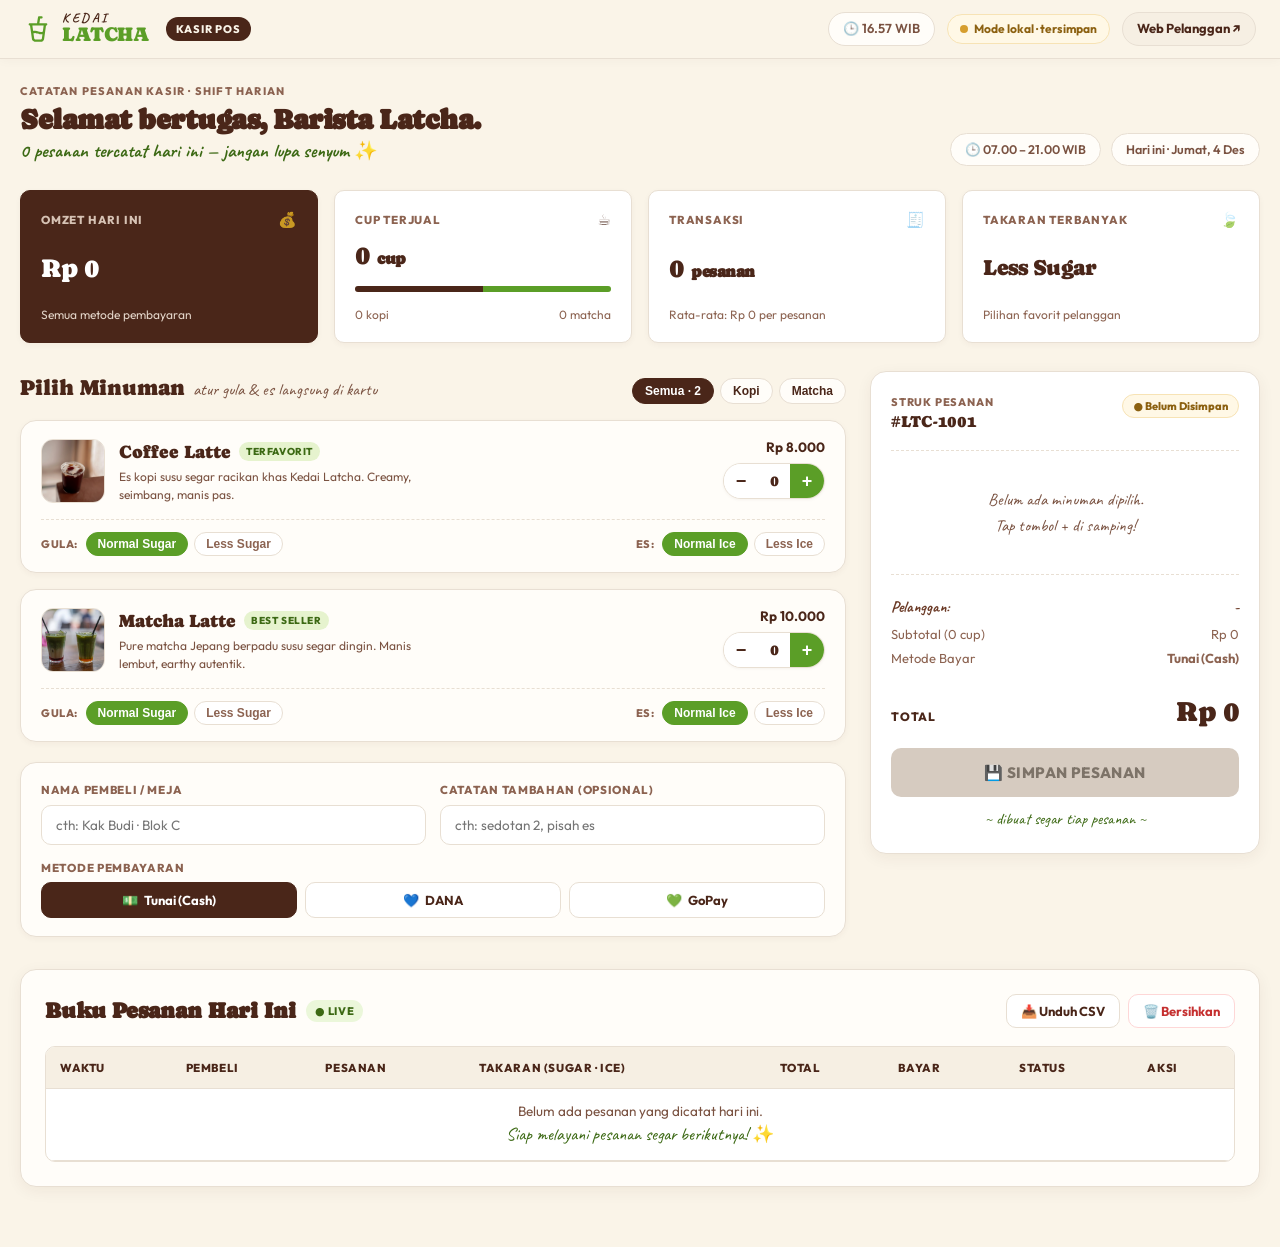
<file: admin.html>
<!DOCTYPE html>
<html lang="id">
<head>
  <meta charset="UTF-8" />
  <meta name="viewport" content="width=device-width, initial-scale=1.0" />
  <title>Kasir POS &amp; Pembukuan — Kedai Latcha</title>
  <meta name="robots" content="noindex, nofollow" />

  <!-- Google Fonts: Caprasimo, Caveat, Outfit (Persis seperti index.html) -->
  <link rel="preconnect" href="https://fonts.googleapis.com" />
  <link rel="preconnect" href="https://fonts.gstatic.com" crossorigin />
  <link
    href="https://fonts.googleapis.com/css2?family=Caprasimo&family=Caveat:wght@400..700&family=Outfit:wght@300..900&display=swap"
    rel="stylesheet"
  />

  <link rel="stylesheet" href="css/admin.css" />
</head>
<body>

  <!-- ═══════════════════════════════════════
       NAVBAR
  ═══════════════════════════════════════ -->
  <header class="site-navbar">
    <div class="nav-container">

      <!-- Brand Logo Persis index.html -->
      <a href="index.html" class="brand-logo" aria-label="Kedai Latcha — Beranda">
        <svg
          class="brand-icon-svg"
          viewBox="0 0 26 26"
          preserveAspectRatio="xMidYMid meet"
          xmlns="http://www.w3.org/2000/svg"
          aria-hidden="true"
        >
          <path
            d="M13.908 1.092q-.153 .051-.286 .108-.127 .05-.298 .222-.165 .165-.235 .311-.064 .14-.533 2.971l-.464 2.862q0 0-3.459 .026h-3.46l-.184 .076q-.438 .209-.596 .654-.153 .438 .05 .857 .134 .209 .394 .381 .26 .165 .52 .19 .153 0 .178 .013 .032 .012 .032 .089l.908 6.271q.882 6.157 .907 6.341 .235 .908 .94 1.562 .622 .597 1.479 .806 .209 .051 .622 .076h2.704q2.19 0 2.603-.012 .419-.013 .755-.146h.025q.495-.153 .946-.489 .457-.343 .756-.794 .298-.457 .431-1.028 .076-.286 .933-6.373l.857-6.316h.21q.419-.025 .704-.336 .235-.235 .299-.584 .063-.356-.108-.667-.165-.311-.527-.495l-.184-.076-6.526-.026v-.076q0-.057 .362-2.133l.337-2.082 .755-.025q.571 0 .686-.025 .12-.026 .279-.077 .495-.234 .596-.78 .102-.546-.285-.94-.26-.26-.622-.311-.184-.051-1.263-.051-1.08 0-1.238 .051zM18.25 9.801q-.026 .076-.388 2.78l-.387 2.787q-.032 .076-.082 .101-.051 .026-.337 .076-.419 .108-.679 .134-.254 .025-.673 .025-.597 0-1.117-.101-.521-.108-1.168-.369-.806-.311-1.435-.438-1.561-.317-3.142-.057-.342 .083-.355 .07-.013-.013-.362-2.456-.349-2.444-.349-2.527v-.076h9.725q.749 .025 .749 .051zM11.077 16.847q.673 .108 1.587 .444 1.009 .362 1.898 .521 .361 .05 1.155 .05 .793 0 1.104-.05 .311-.051 .311-.026 0 .102-.285 2.108-.286 1.999-.311 2.101-.102 .311-.413 .546l-.032 .025q-.127 .108-.285 .133-.153 .026-.724 .051h-4.424q-.362-.025-.489-.076-.394-.159-.578-.521-.076-.133-.139-.507-.064-.375-.299-2.07l-.336-2.469q-.032-.102 .044-.14 .083-.044 .527-.095 .362-.051 .857-.063 .495-.013 .832 .038z"
            fill="#5B9E27"
          />
        </svg>
        <div class="brand-text">
          <span class="brand-sub">KEDAI</span>
          <span class="brand-name">LATCHA</span>
        </div>
        <span class="badge-pos">Kasir POS</span>
      </a>

      <!-- Status Bar & Web Link -->
      <div class="nav-actions">
        <div id="live-clock" class="live-clock">🕒 Memuat jam...</div>
        <div id="sync-status-badge" class="sync-status offline">
          <span class="sync-dot"></span> Mode lokal · tersimpan
        </div>
        <a href="index.html" class="nav-link-web" target="_blank" rel="noopener noreferrer">
          Web Pelanggan ↗
        </a>
      </div>

    </div>
  </header>

  <!-- ═══════════════════════════════════════
       MAIN CONTAINER
  ═══════════════════════════════════════ -->
  <main class="admin-container">

    <!-- ─── SUBHEADER / GREETING ──────────── -->
    <section class="greeting-section">
      <div>
        <div class="greeting-eyebrow">Catatan Pesanan Kasir · Shift Harian</div>
        <h1 class="greeting-title">Selamat bertugas, Barista Latcha.</h1>
        <div class="greeting-hand" id="greeting-orders-count">
          pesanan tercatat hari ini — jangan lupa senyum ✨
        </div>
      </div>
      <div class="greeting-meta">
        <span class="meta-pill">🕒 07.00 – 21.00 WIB</span>
        <span class="meta-pill" id="current-date-pill">Hari ini</span>
      </div>
    </section>

    <!-- ─── 4 METRIC STAT CARDS ───────────── -->
    <section class="stats-grid" aria-label="Statistik Harian">
      <!-- Omzet -->
      <div class="stat-box stat-box-dark">
        <div class="stat-top">
          <span class="stat-title">Omzet Hari Ini</span>
          <span class="stat-icon">💰</span>
        </div>
        <div class="stat-num" id="stat-omzet">Rp 0</div>
        <div class="stat-foot">
          <span>Semua metode pembayaran</span>
        </div>
      </div>

      <!-- Cup Terjual -->
      <div class="stat-box">
        <div class="stat-top">
          <span class="stat-title">Cup Terjual</span>
          <span class="stat-icon">☕</span>
        </div>
        <div class="stat-num" id="stat-cup">0 <small style="font-size:16px; font-weight:600">cup</small></div>
        <div class="stat-split-bar">
          <div class="bar-kopi" id="bar-kopi" style="width: 50%"></div>
          <div class="bar-matcha" id="bar-matcha" style="width: 50%"></div>
        </div>
        <div class="stat-foot" id="stat-cup-sub">
          <span>0 kopi</span>
          <span>0 matcha</span>
        </div>
      </div>

      <!-- Transaksi -->
      <div class="stat-box">
        <div class="stat-top">
          <span class="stat-title">Transaksi</span>
          <span class="stat-icon">🧾</span>
        </div>
        <div class="stat-num" id="stat-trx">0 <small style="font-size:16px; font-weight:600">pesanan</small></div>
        <div class="stat-foot" id="stat-avg-trx">
          <span>Rata-rata: Rp 0 per pesanan</span>
        </div>
      </div>

      <!-- Takaran Favorit -->
      <div class="stat-box">
        <div class="stat-top">
          <span class="stat-title">Takaran Terbanyak</span>
          <span class="stat-icon">🍃</span>
        </div>
        <div class="stat-num" style="font-size:22px" id="stat-fav-mod">Normal Ice</div>
        <div class="stat-foot" id="stat-fav-sub">
          <span>Pilihan rasa pelanggan</span>
        </div>
      </div>
    </section>

    <!-- ─── CENTER SECTION: MENU & STRUK ─── -->
    <section class="pos-center-grid">

      <!-- Kolom Kiri: Menu & Form -->
      <div>
        <div class="menu-column-header">
          <div class="col-heading">
            Pilih Minuman
            <span class="col-heading-sub">atur gula &amp; es langsung di kartu</span>
          </div>
          <div class="category-tabs" id="category-tabs">
            <button type="button" class="cat-tab active" data-filter="all">Semua · 2</button>
            <button type="button" class="cat-tab" data-filter="coffee-latte">Kopi</button>
            <button type="button" class="cat-tab" data-filter="matcha-latte">Matcha</button>
          </div>
        </div>

        <!-- Kartu Menu (Diisi JS) -->
        <div id="pos-menu-list" class="menu-cards-wrap">
          <!-- Rendered via js/admin.js -->
        </div>

        <!-- Input Nama & Pembayaran -->
        <div class="order-customer-box">
          <div class="order-inputs-row">
            <div>
              <label for="customer-name" class="field-label">Nama Pembeli / Meja</label>
              <input
                type="text"
                id="customer-name"
                class="clean-input"
                placeholder="cth: Kak Budi · Blok C"
                autocomplete="off"
              />
            </div>
            <div>
              <label for="order-notes" class="field-label">Catatan Tambahan (Opsional)</label>
              <input
                type="text"
                id="order-notes"
                class="clean-input"
                placeholder="cth: sedotan 2, pisah es"
                autocomplete="off"
              />
            </div>
          </div>

          <div>
            <span class="field-label">Metode Pembayaran</span>
            <div id="payment-pills" class="payment-btn-group">
              <!-- Rendered via js/admin.js -->
            </div>
          </div>
        </div>
      </div>

      <!-- Kolom Kanan: Struk Pesanan Live -->
      <aside aria-label="Struk Pesanan Aktif">
        <div class="receipt-card">
          <div class="receipt-header">
            <div class="receipt-title-box">
              <span class="receipt-tag">Struk Pesanan</span>
              <span class="receipt-id" id="receipt-live-id">#LTC-BARU</span>
            </div>
            <span class="receipt-status-pill" id="receipt-status-pill">● Belum Disimpan</span>
          </div>

          <!-- Live Items in Receipt -->
          <div class="receipt-items-list" id="receipt-live-items">
            <div class="receipt-empty-note">
              Belum ada minuman dipilih.<br />Tap tombol + di samping!
            </div>
          </div>

          <!-- Customer info on receipt -->
          <div class="receipt-customer-line" id="receipt-customer-preview">
            <span>Pelanggan:</span>
            <span id="receipt-cust-name">-</span>
          </div>

          <!-- Summary numbers -->
          <div class="receipt-summary-line">
            <span>Subtotal (<span id="receipt-total-cups">0</span> cup)</span>
            <span id="receipt-subtotal-val">Rp 0</span>
          </div>
          <div class="receipt-summary-line">
            <span>Metode Bayar</span>
            <span id="receipt-pay-name" style="font-weight:700">Tunai</span>
          </div>

          <!-- Total Final -->
          <div class="receipt-total-box">
            <span class="receipt-total-label">Total</span>
            <span class="receipt-total-val" id="order-total-display">Rp 0</span>
          </div>

          <!-- Button Save -->
          <button type="button" id="btn-save-order" class="btn-primary-save" disabled>
            💾 SIMPAN PESANAN
          </button>

          <div class="receipt-footer-hand">
            ~ dibuat segar tiap pesanan ~
          </div>
        </div>
      </aside>

    </section>

    <!-- ─── BOTTOM SECTION: BUKU PESANAN LIVE ── -->
    <section class="book-section" aria-label="Buku Pesanan Hari Ini">
      <div class="book-header">
        <div class="book-title-wrap">
          <h2 class="book-title">Buku Pesanan Hari Ini</h2>
          <span class="live-indicator">● LIVE</span>
        </div>
        <div class="book-actions">
          <button type="button" id="btn-export-csv" class="btn-outline">
            📥 Unduh CSV
          </button>
          <button type="button" id="btn-clear-data" class="btn-outline" style="color:var(--color-danger); border-color:#FED7D7">
            🗑️ Bersihkan
          </button>
        </div>
      </div>

      <div class="table-scroller">
        <table class="log-table">
          <thead>
            <tr>
              <th>Waktu</th>
              <th>Pembeli</th>
              <th>Pesanan</th>
              <th>Takaran (Sugar · Ice)</th>
              <th>Total</th>
              <th>Bayar</th>
              <th>Status</th>
              <th>Aksi</th>
            </tr>
          </thead>
          <tbody id="trx-table-body">
            <!-- Diisi otomatis oleh js/admin.js -->
          </tbody>
        </table>
      </div>
    </section>

  </main>

  <!-- Toast Notifikasi -->
  <div id="toast-notice" class="toast-notice" role="alert" aria-live="polite"></div>

  <!-- Scripts -->
  <script src="js/data.js"></script>
  <script src="js/admin.js"></script>
</body>
</html>
</file>
<file: css/style.css>
/* ============================================================
   css/style.css — Kedai Latcha
   Design System, Poster Hero, Menu, Team, Pre-order & Cart
   Matching uiSimple.md specification exactly
   ============================================================ */

/* ─── Custom Properties (Design System) ─────────────────────── */
:root {
  /* Colors from uiSimple.md */
  --color-bg:               #FAF4E8; /* Background Cream */
  --color-coffee-dark:      #4A2619; /* Dark Coffee Brown */
  --color-coffee-accent:    #6B3A26; /* Accent Brown */
  --color-coffee-muted:     #7A5241; /* Poster Subtitle Brown */
  --color-coffee-sub:       #704A3A; /* Section Subtitle Brown */
  --color-matcha:           #5B9E27; /* Primary Matcha Green */
  --color-matcha-dark:      #3C6914; /* Dark Matcha / Role Green */
  --color-matcha-hover:     #4d8721; /* Matcha Hover */
  --color-matcha-light:     #EBF7DA; /* Callout Subtitle Light Green */
  --color-matcha-badge:     #E6F3CE; /* Role Badge Pastel Green */

  /* Pastel Blobs */
  --color-blob-tl:          #CFE7A8; /* Top-Left Blob */
  --color-blob-tr:          #E6F3CE; /* Top-Right Blob */
  --color-blob-bl:          #F5DDBD; /* Bottom-Left Warm Blob */
  --color-blob-br:          #D9EDBC; /* Bottom-Right Blob */

  /* Neutrals & Borders */
  --color-white:            #FFFFFF;
  --color-border:           #EFE4D6; /* Card & Section Border */
  --color-border-dark:      #E8E0D5;

  /* Typography */
  --font-display:           'Caprasimo', system-ui, sans-serif;
  --font-hand:              'Caveat', cursive, system-ui, sans-serif;
  --font-body:              'Outfit', system-ui, sans-serif;

  /* Dimensions & Radius */
  --radius-sm:              6px;
  --radius-md:              12px;
  --radius-lg:              16px;
  --radius-pill:            999px;
  --max-width:              1280px;

  /* Transitions & Shadows */
  --transition:             0.22s ease;
  --shadow-sm:              0 2px 6px rgba(74, 38, 25, 0.06);
  --shadow-card:            0 4px 16px rgba(74, 38, 25, 0.08);
  --shadow-card-hover:      0 8px 24px rgba(74, 38, 25, 0.12);
  --shadow-popup:           0 12px 36px rgba(74, 38, 25, 0.20);
}

/* ─── Reset & Base ────────────────────────────────────────── */
*, *::before, *::after {
  box-sizing: border-box;
  margin: 0;
  padding: 0;
}

html {
  scroll-behavior: smooth;
  font-size: 16px;
}

body {
  background-color: var(--color-bg);
  color: var(--color-coffee-dark);
  font-family: var(--font-body);
  font-size: 1rem;
  line-height: 1.5;
  overflow-x: hidden;
  -webkit-font-smoothing: antialiased;
  -moz-osx-font-smoothing: grayscale;
}

img, svg {
  display: block;
  max-width: 100%;
}

a {
  color: inherit;
  text-decoration: none;
}

button {
  font-family: inherit;
  border: none;
  background: none;
  cursor: pointer;
}

ul {
  list-style: none;
}

*:focus-visible {
  outline: 2px solid var(--color-matcha);
  outline-offset: 3px;
}

[hidden] {
  display: none !important;
}

/* ─── Accessibility: Skip Link ────────────────────────────── */
.skip-link {
  position: fixed;
  top: -100px;
  left: 20px;
  z-index: 9999;
  background: var(--color-matcha);
  color: var(--color-white);
  padding: 10px 20px;
  border-radius: var(--radius-sm);
  font-weight: 600;
  transition: top var(--transition);
}
.skip-link:focus {
  top: 16px;
}

/* ─── Buttons ─────────────────────────────────────────────── */
.btn {
  display: inline-flex;
  align-items: center;
  justify-content: center;
  gap: 8px;
  font-family: var(--font-body);
  font-weight: 700;
  font-size: 0.95rem;
  padding: 12px 24px;
  border-radius: var(--radius-pill);
  cursor: pointer;
  border: 1.5px solid transparent;
  transition: background var(--transition), color var(--transition), border-color var(--transition), transform var(--transition);
  white-space: nowrap;
  line-height: 1.2;
}

.btn-primary {
  background-color: var(--color-matcha);
  color: var(--color-white);
  border-color: var(--color-matcha);
}
.btn-primary:hover {
  background-color: var(--color-matcha-hover);
  border-color: var(--color-matcha-hover);
  transform: translateY(-1px);
}

.btn-secondary {
  background-color: var(--color-white);
  color: var(--color-coffee-dark);
  border-color: var(--color-border);
}
.btn-secondary:hover {
  border-color: var(--color-coffee-dark);
  transform: translateY(-1px);
}

.btn:disabled, .btn[disabled] {
  opacity: 0.45;
  cursor: not-allowed;
  pointer-events: none;
}

/* ─── Navbar ──────────────────────────────────────────────── */
#navbar, .site-navbar, .navbar {
  position: sticky;
  top: 0;
  z-index: 100;
  background-color: var(--color-bg);
  border-bottom: 1px solid var(--color-border);
  backdrop-filter: blur(8px);
}

.nav-container, .nav-inner {
  max-width: var(--max-width);
  margin: 0 auto;
  padding: 16px 32px;
  display: flex;
  align-items: center;
  justify-content: space-between;
  gap: 24px;
}

/* Brand Logo */
.brand-logo, .nav-logo {
  display: flex;
  align-items: center;
  gap: 10px;
  text-decoration: none;
  flex-shrink: 0;
}

.brand-icon-svg, .brand-logo .logo-icon, .nav-logo svg {
  width: 26px;
  height: 26px;
  color: var(--color-matcha);
  fill: var(--color-matcha);
  flex-shrink: 0;
}

.brand-text {
  display: flex;
  flex-direction: column;
  line-height: 1;
}

.brand-sub {
  font-family: var(--font-hand);
  font-weight: 700;
  font-size: 16px;
  letter-spacing: 2.5px;
  color: var(--color-coffee-dark);
  text-transform: uppercase;
}

.brand-name {
  font-family: var(--font-display);
  font-weight: 400;
  font-size: 21px;
  letter-spacing: -0.5px;
  color: var(--color-matcha);
  line-height: 1.1;
}

/* Nav Links */
.desktop-nav, #navbar nav {
  display: flex;
  align-items: center;
}

.nav-menu-list, .nav-links, #navbar nav ul {
  display: flex;
  align-items: center;
  gap: 32px;
}

.nav-link, .nav-links a, #navbar nav ul li a {
  font-family: var(--font-body);
  font-size: 15px;
  font-weight: 600;
  color: var(--color-coffee-dark);
  text-decoration: none;
  padding: 6px 0;
  transition: color var(--transition);
  position: relative;
}

.nav-link:hover, .nav-links a:hover, #navbar nav ul li a:hover {
  color: var(--color-matcha);
}

.nav-link::after, .nav-links a::after, #navbar nav ul li a::after {
  content: '';
  position: absolute;
  bottom: 0;
  left: 0;
  width: 0;
  height: 2px;
  background-color: var(--color-matcha);
  transition: width var(--transition);
}

.nav-link:hover::after, .nav-links a:hover::after, #navbar nav ul li a:hover::after {
  width: 100%;
}

/* Nav Actions */
.nav-actions, .nav-right {
  display: flex;
  align-items: center;
  gap: 12px;
}

.po-badge, .nav-po-badge {
  display: inline-flex;
  align-items: center;
  gap: 6px;
  background-color: var(--color-matcha);
  color: var(--color-white);
  border-radius: 20px;
  padding: 8px 16px;
  font-family: var(--font-body);
  font-size: 13px;
  font-weight: 700;
  text-decoration: none;
  transition: background-color var(--transition), transform var(--transition);
  white-space: nowrap;
}

.po-badge:hover, .nav-po-badge:hover {
  background-color: var(--color-matcha-hover);
  transform: translateY(-1px);
}

.phone-icon-svg, .po-badge svg, .nav-po-badge svg {
  width: 14px;
  height: 14px;
  fill: currentColor;
}

.po-text {
  line-height: 1;
}

#cart-btn, .nav-cart-btn {
  display: inline-flex;
  align-items: center;
  gap: 6px;
  font-family: var(--font-body);
  font-size: 13px;
  font-weight: 600;
  background-color: var(--color-white);
  border: 1.5px solid var(--color-border);
  border-radius: 20px;
  padding: 8px 16px;
  cursor: pointer;
  color: var(--color-coffee-dark);
  transition: border-color var(--transition), color var(--transition), background-color var(--transition);
  white-space: nowrap;
}

#cart-btn:hover, .nav-cart-btn:hover {
  border-color: var(--color-matcha);
  color: var(--color-matcha);
}

#cart-count {
  background-color: var(--color-matcha);
  color: var(--color-white);
  border-radius: 999px;
  padding: 1px 7px;
  font-size: 11px;
  font-weight: 700;
  margin-left: 2px;
}

.hamburger-btn {
  display: none;
  background: none;
  border: none;
  cursor: pointer;
  padding: 6px;
  color: var(--color-coffee-dark);
  align-items: center;
  justify-content: center;
  border-radius: var(--radius-sm);
}

/* ─── Mobile Nav Drawer ───────────────────────────────────── */
#mobile-nav, .mobile-nav {
  position: fixed;
  inset: 0;
  background: var(--color-bg);
  z-index: 200;
  display: flex;
  flex-direction: column;
  padding: 24px;
  overflow-y: auto;
}

#mobile-nav[hidden], .mobile-nav[hidden] {
  display: none;
}

.mobile-nav-header {
  display: flex;
  justify-content: space-between;
  align-items: center;
  margin-bottom: 32px;
  padding-bottom: 16px;
  border-bottom: 1px solid var(--color-border);
}

.mobile-brand {
  display: flex;
  flex-direction: column;
  line-height: 1;
}

#mobile-nav-close, .mobile-nav-close {
  background: none;
  border: none;
  font-size: 1.6rem;
  cursor: pointer;
  color: var(--color-coffee-dark);
  padding: 4px 8px;
  line-height: 1;
}

.mobile-nav-list, #mobile-nav ul {
  display: flex;
  flex-direction: column;
  gap: 4px;
}

.mobile-nav-link, #mobile-nav ul li a {
  font-family: var(--font-display);
  font-size: 1.5rem;
  font-weight: 400;
  color: var(--color-coffee-dark);
  text-decoration: none;
  display: block;
  padding: 14px 0;
  border-bottom: 1px solid var(--color-border);
  transition: color var(--transition);
}

.mobile-nav-link:hover, #mobile-nav ul li a:hover {
  color: var(--color-matcha);
}

.mobile-nav-footer, .mobile-nav-actions {
  margin-top: 24px;
  display: flex;
  flex-direction: column;
  gap: 12px;
}

.mobile-po-btn {
  display: inline-flex;
  align-items: center;
  justify-content: center;
  gap: 8px;
  background-color: var(--color-matcha);
  color: var(--color-white);
  padding: 14px;
  border-radius: var(--radius-md);
  font-family: var(--font-body);
  font-weight: 700;
  font-size: 15px;
  text-decoration: none;
}

/* ─── Poster Hero Section ─────────────────────────────────── */
#hero, .poster-hero {
  position: relative;
  background-color: var(--color-bg);
  overflow: hidden;
  width: 100%;
  min-height: 740px;
  display: flex;
  align-items: center;
  justify-content: center;
  padding: 40px 20px 60px;
}

/* Decorative Pastel Blobs */
.blob, .hero-blob {
  position: absolute;
  border-radius: 50%;
  pointer-events: none;
  z-index: 1;
}

.blob-tl {
  background-color: var(--color-blob-tl);
  width: 390px;
  height: 390px;
  top: -170px;
  left: -150px;
}

.blob-tr {
  background-color: var(--color-blob-tr);
  width: 330px;
  height: 330px;
  top: -130px;
  right: -100px;
}

.blob-bl {
  background-color: var(--color-blob-bl);
  width: 310px;
  height: 310px;
  bottom: -110px;
  left: -130px;
}

.blob-br {
  background-color: var(--color-blob-br);
  width: 360px;
  height: 360px;
  bottom: -120px;
  right: -110px;
}

/* Decorative White Splats */
.splat, .hero-splat {
  position: absolute;
  background-color: var(--color-white);
  border-radius: 50%;
  pointer-events: none;
  z-index: 2;
  opacity: 0.95;
}

.splat-1 {
  width: 64px;
  height: 26px;
  left: 170px;
  top: 110px;
  transform: rotate(-22deg);
}

.splat-2 {
  width: 74px;
  height: 30px;
  right: 160px;
  top: 290px;
  transform: rotate(16deg);
}

.splat-3 {
  width: 44px;
  height: 18px;
  right: 320px;
  top: 120px;
  transform: rotate(-34deg);
}

.splat-4 {
  width: 52px;
  height: 22px;
  left: 300px;
  bottom: 80px;
  transform: rotate(24deg);
}

/* Poster Main Column */
.poster-column, .hero-content {
  position: relative;
  z-index: 8;
  display: flex;
  flex-direction: column;
  align-items: center;
  justify-content: center;
  text-align: center;
  gap: 14px;
  max-width: 960px;
  width: 100%;
  margin: 0 auto;
}

/* Hero Brand Lockup */
.brand-lockup {
  display: inline-flex;
  align-items: center;
  justify-content: center;
  gap: 9px;
}

.leaf-mark-svg, .brand-lockup svg, .leaf-mark {
  width: 20px;
  height: 20px;
  fill: var(--color-matcha);
  flex-shrink: 0;
}

.lockup-text {
  font-family: var(--font-hand);
  font-size: 26px;
  font-weight: 700;
  letter-spacing: 3px;
  color: var(--color-coffee-dark);
  white-space: nowrap;
}

/* Eyebrow Daftar Menu */
.eyebrow-daftar-menu, .eyebrow-menu, .hero-eyebrow {
  font-family: var(--font-hand);
  font-size: 24px;
  font-weight: 700;
  letter-spacing: 7px;
  color: var(--color-coffee-accent);
  text-transform: uppercase;
  margin-top: -2px;
}

/* Giant Wordmark: LAT CHA */
.wordmark, .hero-wordmark {
  display: flex;
  align-items: center;
  justify-content: center;
  gap: 4px;
  line-height: 0.95;
  user-select: none;
}

.wordmark-lat, .wordmark-cha {
  font-family: var(--font-display);
  font-size: clamp(3.8rem, 11vw, 130px);
  font-weight: 400;
  letter-spacing: -3px;
  line-height: 0.95;
}

.wordmark-lat {
  color: var(--color-coffee-dark);
}

.wordmark-cha {
  color: var(--color-matcha);
}

/* Poster Subtitle */
.poster-sub, .hero-subtitle {
  font-family: var(--font-body);
  font-size: 15px;
  font-weight: 500;
  color: var(--color-coffee-muted);
  max-width: 620px;
  margin-top: 2px;
}

/* Cups Row */
.cups-row {
  display: flex;
  flex-direction: row;
  align-items: center;
  justify-content: center;
  gap: 8px;
  width: 100%;
  position: relative;
  margin-top: 6px;
}

/* Starburst Price Badges */
.price-badge-wrap, .badge-wrapper {
  flex-shrink: 0;
  width: 118px;
  height: 118px;
  position: relative;
  display: flex;
  align-items: center;
  justify-content: center;
}

.price-badge, .starburst-badge {
  width: 104px;
  height: 104px;
  position: relative;
  display: flex;
  align-items: center;
  justify-content: center;
  transition: transform var(--transition);
}

.price-badge:hover, .starburst-badge:hover {
  transform: scale(1.06);
}

.price-badge-coffee {
  transform: rotate(8deg);
}

.price-badge-matcha {
  transform: rotate(-8deg);
}

.starburst, .starburst-shape {
  width: 104px;
  height: 104px;
  position: absolute;
  top: 0;
  left: 0;
  border-radius: 2px;
  clip-path: path('M51.61 0.078 C51.867 0.026 52.133 0.026 52.39 0.078 L71.509 3.881 C71.767 3.932 72.012 4.033 72.23 4.179 L88.439 15.009 C88.657 15.155 88.845 15.343 88.991 15.561 L99.821 31.77 C99.967 31.988 100.068 32.233 100.119 32.491 L103.922 51.61 C103.974 51.867 103.974 52.133 103.922 52.39 L100.119 71.509 C100.068 71.767 99.967 72.012 99.821 72.23 L88.991 88.439 C88.845 88.657 88.657 88.845 88.439 88.991 L72.23 99.821 C72.012 99.967 71.767 100.068 71.509 100.119 L52.39 103.922 C52.133 103.974 51.867 103.974 51.61 103.922 L32.491 100.119 C32.233 100.068 31.988 99.967 31.77 99.821 L15.561 88.991 C15.343 88.845 15.155 88.657 15.009 88.439 L4.179 72.23 C4.033 72.012 3.932 71.767 3.881 71.509 L0.078 52.39 C0.026 52.133 0.026 51.867 0.078 51.61 L3.881 32.491 C3.932 32.233 4.033 31.988 4.179 31.77 L15.009 15.561 L15.155 15.343 15.343 15.155 15.561 15.009 L31.77 4.179 C31.988 4.033 32.233 3.932 32.491 3.881 L51.61 0.078 Z');
}

/* Polygon fallback if path clip-path is not supported */
@supports not (clip-path: path('M0 0')) {
  .starburst, .starburst-shape {
    clip-path: polygon(50% 0%, 65% 5%, 78% 15%, 88% 28%, 95% 42%, 98% 58%, 94% 72%, 85% 85%, 72% 94%, 58% 98%, 42% 98%, 28% 92%, 15% 82%, 6% 68%, 2% 52%, 4% 36%, 12% 22%, 25% 10%, 38% 3%);
  }
}

.starburst-coffee, .coffee-starburst {
  background-color: var(--color-coffee-dark);
}

.starburst-matcha, .matcha-starburst {
  background-color: var(--color-matcha);
}

.badge-text, .starburst-text {
  position: relative;
  z-index: 2;
  color: var(--color-white);
  font-family: var(--font-display);
  font-weight: 400;
  text-align: center;
  line-height: 1;
}

.badge-coffee-text {
  font-size: 30px;
}

.badge-matcha-text {
  font-size: 28px;
}

/* Cups Illustration */
.cups-illustration {
  width: 340px;
  max-width: 100%;
  aspect-ratio: 269.003 / 220.652;
  height: auto;
  position: relative;
  overflow: visible;
  flex-shrink: 0;
  margin: 0;
}

.cups-svg {
  display: block;
  width: 100%;
  height: 100%;
}

.cups-illustration svg, .cups-canvas svg {
  max-width: none;
}

/* Poster CTA Row */
.hero-cta-row, .poster-cta-row {
  display: flex;
  align-items: center;
  justify-content: center;
  gap: 18px;
  flex-wrap: wrap;
  margin-top: 10px;
  z-index: 10;
}

.btn-preorder, .btn-hero-preorder, .btn-preorder-hero, .preorder-button {
  display: inline-flex;
  align-items: center;
  justify-content: center;
  gap: 10px;
  background-color: var(--color-matcha);
  color: var(--color-white) !important;
  border-radius: 999px;
  padding: 14px 28px;
  font-family: var(--font-body);
  font-size: 15px;
  font-weight: 700;
  text-decoration: none;
  box-shadow: 0 4px 14px rgba(91, 158, 39, 0.28);
  transition: background-color var(--transition), transform var(--transition), box-shadow var(--transition);
  cursor: pointer;
}

.btn-preorder:hover, .btn-hero-preorder:hover, .btn-preorder-hero:hover, .preorder-button:hover {
  background-color: var(--color-matcha-hover);
  color: var(--color-white) !important;
  transform: translateY(-2px);
  box-shadow: 0 6px 20px rgba(91, 158, 39, 0.38);
}

.btn-preorder .preorder-label,
.btn-hero-preorder .preorder-label,
.btn-preorder-hero .preorder-label,
.preorder-button .preorder-label {
  color: var(--color-white) !important;
  font-family: var(--font-body);
  font-size: 15px;
  font-weight: 700;
  line-height: normal;
  white-space: nowrap;
}

.preorder-icon-svg,
.btn-preorder .phone-icon-svg,
.btn-hero-preorder .phone-icon-svg,
.btn-preorder-hero .phone-icon-svg,
.btn-preorder svg,
.btn-hero-preorder svg,
.btn-preorder-hero svg,
.preorder-button svg {
  width: 16px;
  height: 16px;
  fill: #FFFFFF !important;
  flex-shrink: 0;
}

.location-note, .hero-location {
  display: inline-flex;
  align-items: center;
  gap: 6px;
  color: var(--color-coffee-dark);
  font-family: var(--font-body);
  font-size: 14px;
  font-weight: 600;
}

.pin-icon-svg, .location-note svg, .hero-location svg {
  width: 15px;
  height: 15px;
  fill: currentColor;
}

/* ─── Menu Section ────────────────────────────────────────── */
#menu, .menu-section {
  background-color: var(--color-white);
  padding: 64px 32px 80px;
  width: 100%;
}

.menu-container, .menu-section-inner {
  max-width: var(--max-width);
  margin: 0 auto;
}

.menu-header, .menu-section-header {
  display: flex;
  justify-content: space-between;
  align-items: flex-end;
  gap: 16px;
  margin-bottom: 36px;
}

.menu-head-left, .section-header-left {
  display: flex;
  flex-direction: column;
  gap: 4px;
}

.section-tag, .menu-tag {
  font-family: var(--font-hand);
  font-size: 22px;
  font-weight: 700;
  letter-spacing: 1px;
  color: var(--color-matcha);
  line-height: 1.2;
}

.section-title, .menu-title, #menu h2 {
  font-family: var(--font-display);
  font-size: clamp(2rem, 4vw, 34px);
  font-weight: 400;
  letter-spacing: -0.5px;
  color: var(--color-coffee-dark);
  line-height: 1.15;
}

.menu-subtitle {
  font-family: var(--font-body);
  font-size: 14px;
  color: var(--color-coffee-sub);
  text-align: right;
  line-height: 1.4;
  max-width: 400px;
}

/* Menu Grid */
.menu-grid, #menu-grid {
  display: grid;
  grid-template-columns: repeat(2, 1fr);
  gap: 24px;
}

/* Menu Card */
.menu-card {
  background-color: var(--color-bg);
  border: 1px solid var(--color-border);
  border-radius: var(--radius-md);
  padding: 20px;
  display: flex;
  flex-direction: column;
  gap: 14px;
  position: relative;
  transition: transform var(--transition), box-shadow var(--transition);
}

.menu-card:hover {
  transform: translateY(-3px);
  box-shadow: var(--shadow-card-hover);
}

.card-photo-wrap, .card-img-wrap, .menu-photo {
  position: relative;
  width: 100%;
  aspect-ratio: 16 / 10;
  border-radius: 10px;
  overflow: hidden;
  background-color: var(--color-border);
}

.card-photo, .card-photo-wrap img, .card-img-wrap img {
  width: 100%;
  height: 100%;
  object-fit: cover;
  transition: transform 0.35s ease;
}

.menu-card:hover .card-photo,
.menu-card:hover .card-photo-wrap img,
.menu-card:hover .card-img-wrap img {
  transform: scale(1.04);
}

.card-badge {
  position: absolute;
  top: 12px;
  left: 12px;
  background-color: var(--color-matcha);
  color: var(--color-white);
  font-family: var(--font-body);
  font-size: 11px;
  font-weight: 700;
  letter-spacing: 0.5px;
  padding: 4px 12px;
  border-radius: var(--radius-pill);
  box-shadow: 0 2px 6px rgba(0, 0, 0, 0.15);
}

.card-badge.badge-coffee {
  background-color: var(--color-coffee-dark);
}

.card-badge.badge-matcha {
  background-color: var(--color-matcha);
}

.card-content, .card-body {
  display: flex;
  flex-direction: column;
  gap: 10px;
  flex: 1;
}

.card-title-row, .card-name-price {
  display: flex;
  justify-content: space-between;
  align-items: baseline;
  gap: 10px;
}

.card-title, .card-name {
  font-family: var(--font-display);
  font-size: 1.35rem;
  font-weight: 400;
  color: var(--color-coffee-dark);
}

.price-pill {
  font-family: var(--font-display);
  font-size: 1.15rem;
  font-weight: 400;
  color: var(--color-matcha-dark);
  background-color: var(--color-matcha-badge);
  padding: 3px 12px;
  border-radius: var(--radius-pill);
  white-space: nowrap;
}

.card-price {
  font-family: var(--font-display);
  font-size: 1.25rem;
  font-weight: 400;
  color: var(--color-matcha);
  white-space: nowrap;
}

.card-desc {
  font-family: var(--font-body);
  font-size: 14px;
  color: var(--color-coffee-sub);
  line-height: 1.5;
  flex: 1;
}

.card-add-btn {
  margin-top: 6px;
  width: 100%;
  padding: 12px;
  font-family: var(--font-body);
  font-size: 14px;
  font-weight: 700;
  background-color: var(--color-matcha);
  color: var(--color-white);
  border: none;
  border-radius: var(--radius-sm);
  cursor: pointer;
  display: inline-flex;
  align-items: center;
  justify-content: center;
  gap: 6px;
  transition: background-color var(--transition), transform var(--transition);
}

.card-add-btn:hover {
  background-color: var(--color-matcha-hover);
  transform: translateY(-1px);
}

.plus-icon {
  width: 14px;
  height: 14px;
}

.card-add-btn:disabled {
  opacity: 0.45;
  cursor: not-allowed;
}

.card-sold-out {
  font-family: var(--font-body);
  font-size: 13px;
  font-weight: 600;
  color: var(--color-coffee-muted);
  text-align: center;
  padding: 12px;
}

.menu-note {
  text-align: center;
  margin-top: 24px;
  font-family: var(--font-hand);
  font-size: 18px;
  color: var(--color-coffee-muted);
}

/* ─── Tentang Section (Features) ──────────────────────────── */
#tentang, .about-section {
  background-color: var(--color-bg);
  padding: 64px 32px 80px;
  border-top: 1px solid var(--color-border);
}

.about-container {
  max-width: var(--max-width);
  margin: 0 auto;
}

.about-header {
  text-align: center;
  margin-bottom: 40px;
  display: flex;
  flex-direction: column;
  align-items: center;
  gap: 4px;
}

.about-subtitle {
  font-family: var(--font-body);
  font-size: 14px;
  color: var(--color-coffee-sub);
  max-width: 580px;
}

.about-grid {
  display: grid;
  grid-template-columns: repeat(4, 1fr);
  gap: 20px;
}

.about-feature-card {
  background-color: var(--color-white);
  border: 1px solid var(--color-border);
  border-radius: var(--radius-md);
  padding: 24px 20px;
  display: flex;
  flex-direction: column;
  align-items: center;
  text-align: center;
  gap: 8px;
  transition: transform var(--transition), box-shadow var(--transition);
}

.about-feature-card:hover {
  transform: translateY(-3px);
  box-shadow: var(--shadow-card);
}

.feature-icon {
  font-size: 2rem;
  margin-bottom: 4px;
}

.about-feature-card h3 {
  font-family: var(--font-display);
  font-size: 1.1rem;
  color: var(--color-coffee-dark);
}

.about-feature-card p {
  font-family: var(--font-body);
  font-size: 13px;
  color: var(--color-coffee-sub);
  line-height: 1.45;
}

/* ─── Team Section ────────────────────────────────────────── */
#tim, .team-section {
  background-color: var(--color-white);
  padding: 64px 32px 80px;
  position: relative;
  overflow: hidden;
  border-top: 1px solid var(--color-border);
}

/* Splats on team section */
.splat-team {
  position: absolute;
  background-color: var(--color-bg);
  border-radius: 50%;
  pointer-events: none;
  z-index: 1;
}

.splat-team-1 {
  width: 150px;
  height: 64px;
  left: -40px;
  top: 20px;
  transform: rotate(-18deg);
}

.splat-team-2 {
  width: 170px;
  height: 70px;
  right: -50px;
  top: 300px;
  transform: rotate(22deg);
}

.splat-team-3 {
  width: 90px;
  height: 38px;
  left: 40px;
  bottom: 40px;
  transform: rotate(-12deg);
}

.team-container, .tim-section-inner {
  max-width: var(--max-width);
  margin: 0 auto;
  position: relative;
  z-index: 5;
}

.team-header, .tim-section-header, .tim-header {
  text-align: center;
  margin-bottom: 40px;
  display: flex;
  flex-direction: column;
  align-items: center;
  gap: 4px;
}

.team-subtitle, .tim-subtitle {
  font-family: var(--font-body);
  font-size: 14px;
  color: var(--color-coffee-sub);
  max-width: 540px;
}

/* Team Grid (5 columns on desktop) */
.team-grid, .tim-grid, #tim-grid {
  display: grid;
  grid-template-columns: repeat(5, 1fr);
  gap: 16px;
}

.team-card, .tim-card {
  background-color: var(--color-bg);
  border: 1px solid var(--color-border);
  border-radius: var(--radius-md);
  padding: 18px 14px;
  display: flex;
  flex-direction: column;
  align-items: center;
  text-align: center;
  gap: 10px;
  transition: transform var(--transition), box-shadow var(--transition);
}

.team-card:hover, .tim-card:hover {
  transform: translateY(-3px);
  box-shadow: var(--shadow-card);
}

.member-info {
  width: 100%;
  display: flex;
  flex-direction: column;
  align-items: center;
  text-align: center;
  gap: 8px;
}

.avatar-frame {
  width: 88px;
  height: 88px;
  border-radius: 50%;
  overflow: hidden;
  border: 2.5px solid var(--color-blob-tl);
  background-color: var(--color-white);
  flex-shrink: 0;
}

.avatar-img, .tim-foto {
  width: 100%;
  height: 100%;
  object-fit: cover;
}

.member-name, .tim-nama {
  font-family: var(--font-display);
  font-size: 16px;
  font-weight: 400;
  color: var(--color-coffee-dark);
  line-height: 1.2;
}

.role-badge, .tim-jabatan {
  display: inline-block;
  font-family: var(--font-body);
  font-size: 11px;
  font-weight: 700;
  background-color: var(--color-matcha-badge);
  color: var(--color-matcha-dark);
  padding: 3px 10px;
  border-radius: var(--radius-pill);
  line-height: normal;
}

.team-badges-wrap {
  display: inline-flex;
  align-items: center;
  gap: 6px;
  flex-wrap: wrap;
}

.class-badge {
  display: inline-block;
  font-family: var(--font-body);
  font-size: 10.5px;
  font-weight: 800;
  background-color: var(--color-coffee-dark);
  color: var(--color-bg);
  padding: 2px 8px;
  border-radius: var(--radius-pill);
  line-height: normal;
  letter-spacing: 0.5px;
}

.member-bio, .tim-bio {
  font-family: var(--font-body);
  font-size: 13px;
  line-height: 18px;
  color: var(--color-coffee-sub);
  flex: 1;
}

.fav-box, .tim-fav-box {
  width: 100%;
  background-color: var(--color-white);
  border: 1px solid var(--color-border);
  border-radius: 8px;
  padding: 8px 10px;
  display: flex;
  flex-direction: column;
  gap: 2px;
  align-items: center;
}

.fav-label, .tim-suka-label {
  font-family: var(--font-body);
  font-size: 10px;
  font-weight: 700;
  color: var(--color-matcha);
  text-transform: none;
}

.fav-value, .tim-suka {
  font-family: var(--font-body);
  font-size: 12px;
  font-weight: 700;
  color: var(--color-coffee-dark);
}

/* ─── Pre-Order Callout Banner ────────────────────────────── */
#preorder, .po-callout-section {
  background-color: var(--color-bg);
  padding: 0 32px 80px;
  width: 100%;
}

.po-banner, .po-callout-banner {
  max-width: var(--max-width);
  margin: 0 auto;
  background-color: var(--color-matcha);
  border-radius: 20px;
  padding: 44px 60px;
  display: flex;
  align-items: center;
  justify-content: space-between;
  gap: 24px;
  box-shadow: 0 8px 24px rgba(91, 158, 39, 0.25);
}

.po-left {
  display: flex;
  flex-direction: column;
  gap: 6px;
}

.po-title {
  font-family: var(--font-display);
  font-size: clamp(1.4rem, 3vw, 28px);
  font-weight: 400;
  letter-spacing: -0.5px;
  color: var(--color-white);
  line-height: 1.2;
}

.po-sub {
  font-family: var(--font-body);
  font-size: 15px;
  color: var(--color-matcha-light);
  line-height: 1.4;
}

.po-right {
  display: flex;
  align-items: center;
  flex-shrink: 0;
}

.wa-btn-large, .btn-wa-large, .wa-button-large {
  display: inline-flex;
  align-items: center;
  gap: 10px;
  background-color: var(--color-coffee-dark);
  color: var(--color-white);
  border-radius: 10px;
  padding: 14px 26px;
  font-family: var(--font-body);
  font-size: 15px;
  font-weight: 700;
  text-decoration: none;
  transition: background-color var(--transition), transform var(--transition);
  box-shadow: 0 4px 14px rgba(74, 38, 25, 0.28);
  white-space: nowrap;
}

.wa-btn-large:hover, .btn-wa-large:hover, .wa-button-large:hover {
  background-color: #341a10;
  transform: translateY(-2px);
}

.message-icon-svg, .btn-wa-large svg, .wa-button-large svg {
  width: 18px;
  height: 18px;
}

/* ─── Footer ──────────────────────────────────────────────── */
footer, .site-footer {
  background-color: var(--color-bg);
  border-top: 1px solid var(--color-border);
  padding: 24px 32px;
}

.footer-inner {
  max-width: var(--max-width);
  margin: 0 auto;
  display: flex;
  justify-content: space-between;
  align-items: center;
  flex-wrap: wrap;
  gap: 12px;
}

.footer-copy, .footer-text {
  font-family: var(--font-body);
  font-size: 13px;
  color: var(--color-coffee-sub);
}

.footer-tag {
  font-family: var(--font-hand);
  font-size: 16px;
  font-weight: 700;
  color: var(--color-matcha);
}

/* ─── Cart Drawer / Popup ─────────────────────────────────── */
#cart-popup, .cart-drawer {
  position: fixed;
  bottom: 24px;
  right: 24px;
  width: 380px;
  max-height: 82vh;
  background: var(--color-white);
  border-radius: var(--radius-lg);
  box-shadow: var(--shadow-popup);
  border: 1px solid var(--color-border);
  display: flex;
  flex-direction: column;
  z-index: 300;
  overflow: hidden;
  animation: slideUp 0.25s cubic-bezier(0.16, 1, 0.3, 1);
}

#cart-popup[hidden], .cart-drawer[hidden] {
  display: none;
}

@keyframes slideUp {
  from {
    opacity: 0;
    transform: translateY(20px);
  }
  to {
    opacity: 1;
    transform: translateY(0);
  }
}

.cart-header {
  display: flex;
  justify-content: space-between;
  align-items: center;
  padding: 18px 20px;
  border-bottom: 1px solid var(--color-border);
  background-color: var(--color-bg);
  flex-shrink: 0;
}

.cart-header-title {
  display: flex;
  flex-direction: column;
  gap: 2px;
}

.cart-header h3 {
  font-family: var(--font-display);
  font-size: 1.15rem;
  font-weight: 400;
  color: var(--color-coffee-dark);
}

.cart-badge-count {
  font-family: var(--font-hand);
  font-size: 14px;
  color: var(--color-matcha);
  font-weight: 700;
}

#cart-close-btn, .cart-close-btn {
  background: none;
  border: none;
  font-size: 1.25rem;
  cursor: pointer;
  color: var(--color-coffee-muted);
  padding: 4px 8px;
  line-height: 1;
  transition: color var(--transition);
}

#cart-close-btn:hover, .cart-close-btn:hover {
  color: var(--color-coffee-dark);
}

#cart-items, .cart-items {
  flex: 1;
  overflow-y: auto;
  padding: 16px;
  display: flex;
  flex-direction: column;
  gap: 10px;
}

#cart-empty, .cart-empty {
  flex: 1;
  display: flex;
  flex-direction: column;
  align-items: center;
  justify-content: center;
  gap: 8px;
  padding: 40px 16px;
  color: var(--color-coffee-muted);
  font-size: 0.95rem;
  text-align: center;
}

#cart-empty[hidden], .cart-empty[hidden] {
  display: none;
}

.back-to-menu-link, #cart-empty a {
  color: var(--color-matcha);
  font-weight: 600;
  text-decoration: underline;
}

.cart-item {
  display: flex;
  align-items: center;
  gap: 10px;
  padding: 12px;
  background-color: var(--color-bg);
  border-radius: var(--radius-sm);
  border: 1px solid var(--color-border);
}

.cart-item-info {
  flex: 1;
  min-width: 0;
}

.cart-item-name {
  font-family: var(--font-body);
  font-weight: 700;
  font-size: 0.9rem;
  color: var(--color-coffee-dark);
  white-space: nowrap;
  overflow: hidden;
  text-overflow: ellipsis;
}

.cart-item-price {
  font-family: var(--font-body);
  font-size: 0.8rem;
  color: var(--color-coffee-sub);
}

.cart-qty-controls {
  display: flex;
  align-items: center;
  gap: 6px;
  flex-shrink: 0;
}

.qty-btn {
  width: 26px;
  height: 26px;
  border-radius: 50%;
  border: 1px solid var(--color-border);
  background: var(--color-white);
  cursor: pointer;
  font-size: 0.95rem;
  display: flex;
  align-items: center;
  justify-content: center;
  color: var(--color-coffee-dark);
  line-height: 1;
  padding: 0;
  transition: background-color var(--transition), color var(--transition), border-color var(--transition);
}

.qty-btn:hover {
  background-color: var(--color-matcha);
  color: var(--color-white);
  border-color: var(--color-matcha);
}

.cart-qty-num {
  font-family: var(--font-body);
  font-size: 0.88rem;
  font-weight: 700;
  min-width: 18px;
  text-align: center;
}

.cart-item-subtotal {
  font-family: var(--font-body);
  font-size: 0.85rem;
  font-weight: 700;
  color: var(--color-matcha);
  min-width: 68px;
  text-align: right;
  flex-shrink: 0;
}

.cart-item-delete {
  background: none;
  border: none;
  cursor: pointer;
  color: var(--color-coffee-muted);
  font-size: 0.9rem;
  padding: 4px;
  flex-shrink: 0;
  transition: color var(--transition);
  line-height: 1;
}

.cart-item-delete:hover {
  color: var(--color-coffee-accent);
}

.cart-footer {
  padding: 16px 20px;
  border-top: 1px solid var(--color-border);
  background-color: var(--color-bg);
  display: flex;
  flex-direction: column;
  gap: 12px;
  flex-shrink: 0;
}

.cart-total-row {
  display: flex;
  justify-content: space-between;
  align-items: center;
}

.cart-total-label {
  font-family: var(--font-body);
  font-weight: 600;
  font-size: 0.9rem;
  color: var(--color-coffee-dark);
}

#cart-total-price, .cart-total-price {
  font-family: var(--font-display);
  font-weight: 400;
  font-size: 1.25rem;
  color: var(--color-coffee-dark);
}

#checkout-btn, .btn-checkout {
  width: 100%;
  padding: 12px;
  font-family: var(--font-body);
  font-size: 14px;
  font-weight: 700;
  background-color: var(--color-matcha);
  color: var(--color-white);
  border: none;
  border-radius: var(--radius-sm);
  cursor: pointer;
  transition: background-color var(--transition);
}

#checkout-btn:hover, .btn-checkout:hover {
  background-color: var(--color-matcha-hover);
}

#checkout-btn:disabled, .btn-checkout:disabled {
  opacity: 0.45;
  cursor: not-allowed;
}

/* ─── Checkout Modal ──────────────────────────────────────── */
#checkout-modal, .checkout-modal {
  position: fixed;
  inset: 0;
  z-index: 400;
  display: flex;
  align-items: center;
  justify-content: center;
}

#checkout-modal[hidden], .checkout-modal[hidden] {
  display: none;
}

.modal-overlay {
  position: absolute;
  inset: 0;
  background: rgba(74, 38, 25, 0.45);
  backdrop-filter: blur(4px);
}

.modal-panel {
  position: relative;
  background: var(--color-white);
  border-radius: var(--radius-lg);
  padding: 32px;
  width: 90%;
  max-width: 480px;
  max-height: 90vh;
  overflow-y: auto;
  box-shadow: var(--shadow-popup);
  border: 1px solid var(--color-border);
  z-index: 10;
}

.modal-header {
  display: flex;
  justify-content: space-between;
  align-items: center;
  margin-bottom: 24px;
}

.modal-header h2 {
  font-family: var(--font-display);
  font-size: 1.35rem;
  font-weight: 400;
  color: var(--color-coffee-dark);
}

#checkout-close-btn, .modal-close-btn {
  background: none;
  border: none;
  font-size: 1.25rem;
  cursor: pointer;
  color: var(--color-coffee-muted);
  padding: 4px 8px;
  line-height: 1;
}

#checkout-form {
  display: flex;
  flex-direction: column;
  gap: 16px;
}

.form-group {
  display: flex;
  flex-direction: column;
  gap: 6px;
}

.form-group label {
  font-size: 0.88rem;
  font-weight: 600;
  color: var(--color-coffee-dark);
}

#checkout-form input[type="text"],
#checkout-form textarea {
  width: 100%;
  padding: 10px 14px;
  border: 1.5px solid var(--color-border);
  border-radius: var(--radius-sm);
  font-family: var(--font-body);
  font-size: 0.92rem;
  background: var(--color-bg);
  color: var(--color-coffee-dark);
  transition: border-color var(--transition);
  resize: vertical;
}

#checkout-form input[type="text"]:focus,
#checkout-form textarea:focus {
  border-color: var(--color-matcha);
  background-color: var(--color-white);
  outline: none;
}

.radio-group {
  display: flex;
  gap: 20px;
  flex-wrap: wrap;
}

.radio-label {
  display: flex;
  align-items: center;
  gap: 7px;
  cursor: pointer;
  font-size: 0.9rem;
  color: var(--color-coffee-dark);
}

.radio-label input[type="radio"] {
  accent-color: var(--color-matcha);
  width: 16px;
  height: 16px;
  cursor: pointer;
}

.error-msg {
  font-size: 0.8rem;
  color: #c4472a;
  min-height: 1rem;
}

#alamat-group[hidden] {
  display: none;
}

.btn-submit-order {
  width: 100%;
  padding: 14px;
  font-family: var(--font-body);
  font-size: 15px;
  font-weight: 700;
  background-color: var(--color-matcha);
  color: var(--color-white);
  border: none;
  border-radius: var(--radius-sm);
  cursor: pointer;
  transition: background-color var(--transition);
}

.btn-submit-order:hover {
  background-color: var(--color-matcha-hover);
}

#wa-fallback-link, .wa-fallback-link {
  font-size: 0.85rem;
  color: var(--color-matcha);
  text-align: center;
  display: block;
  text-decoration: underline;
  margin-top: 8px;
}

#wa-fallback-link[hidden], .wa-fallback-link[hidden] {
  display: none;
}

#cart-clear-prompt, .cart-clear-prompt {
  background: var(--color-bg);
  border: 1px solid var(--color-border);
  border-radius: var(--radius-md);
  padding: 16px;
  text-align: center;
  margin-top: 16px;
}

#cart-clear-prompt[hidden], .cart-clear-prompt[hidden] {
  display: none;
}

#cart-clear-prompt p {
  font-size: 0.9rem;
  color: var(--color-coffee-dark);
  margin-bottom: 12px;
}

.cart-clear-buttons {
  display: flex;
  gap: 10px;
  justify-content: center;
}

.btn-clear-yes {
  padding: 8px 16px;
  background-color: var(--color-white);
  border: 1px solid var(--color-border);
  border-radius: var(--radius-sm);
  font-family: var(--font-body);
  font-size: 13px;
  font-weight: 600;
  color: var(--color-coffee-dark);
  cursor: pointer;
}

.btn-clear-no {
  padding: 8px 16px;
  background-color: var(--color-matcha);
  border: none;
  border-radius: var(--radius-sm);
  font-family: var(--font-body);
  font-size: 13px;
  font-weight: 600;
  color: var(--color-white);
  cursor: pointer;
}

/* ─── Toast Notification ──────────────────────────────────── */
.toast {
  position: fixed;
  bottom: 80px;
  right: 24px;
  z-index: 500;
  background-color: var(--color-coffee-dark);
  color: var(--color-white);
  font-family: var(--font-body);
  font-size: 0.85rem;
  font-weight: 600;
  padding: 12px 20px;
  border-radius: var(--radius-pill);
  box-shadow: 0 4px 16px rgba(0, 0, 0, 0.2);
  pointer-events: none;
  opacity: 0;
  transform: translateY(12px);
  transition: opacity 0.25s ease, transform 0.25s ease;
}

.toast.show {
  opacity: 1;
  transform: translateY(0);
}

/* ─── Responsive Media Queries ────────────────────────────── */

/* Tablet Landscape: ≤ 1024px */
@media (max-width: 1024px) {
  .nav-container, .nav-inner {
    padding: 14px 24px;
  }

  .nav-menu-list, .nav-links {
    gap: 20px;
  }

  .about-grid {
    grid-template-columns: repeat(2, 1fr);
  }

  .team-grid, .tim-grid, #tim-grid {
    grid-template-columns: repeat(3, 1fr);
  }

  .po-banner, .po-callout-banner {
    padding: 36px 36px;
  }
}

/* Tablet Portrait & Large Mobile: ≤ 768px */
@media (max-width: 768px) {
  .desktop-nav, #navbar nav, .nav-links {
    display: none;
  }

  .hamburger-btn {
    display: flex;
  }

  .po-badge {
    padding: 6px 12px;
    font-size: 12px;
  }

  #hero, .poster-hero {
    min-height: auto;
    padding: 30px 16px 50px;
  }

  .brand-lockup .lockup-text {
    font-size: 22px;
  }

  .eyebrow-daftar-menu, .eyebrow-menu {
    font-size: 20px;
    letter-spacing: 5px;
  }

  .wordmark-lat, .wordmark-cha {
    font-size: clamp(3.2rem, 15vw, 76px);
    letter-spacing: -1.5px;
  }

  .poster-sub {
    font-size: 13px;
  }

  /* Scale cups illustration container smoothly on tablets */
  .cups-illustration {
    width: min(340px, calc(100vw - 48px));
  }

  .cups-row {
    gap: 8px;
  }

  .menu-header, .menu-section-header {
    flex-direction: column;
    align-items: flex-start;
  }

  .menu-subtitle {
    text-align: left;
  }

  .menu-grid, #menu-grid {
    grid-template-columns: 1fr;
  }

  .about-grid {
    grid-template-columns: 1fr;
  }

  .team-grid, .tim-grid, #tim-grid {
    grid-template-columns: repeat(2, 1fr);
  }

  .po-banner, .po-callout-banner {
    flex-direction: column;
    align-items: flex-start;
    padding: 32px 24px;
    gap: 20px;
  }

  #cart-popup, .cart-drawer {
    width: calc(100vw - 24px);
    right: 12px;
    bottom: 12px;
    max-height: 85vh;
  }

  .toast {
    right: 16px;
    bottom: 80px;
  }
}

/* ═══════════════════════════════════════════════════════════════
   Mobile Layout Specification (Matching mobile-layout.html: ≤ 640px)
   ═══════════════════════════════════════════════════════════════ */
@media (max-width: 640px) {
  /* Navbar */
  .site-navbar {
    padding: 0;
  }

  .nav-container, .nav-inner {
    padding: 18px 20px;
    width: 100%;
    justify-content: space-between;
  }

  .brand-logo {
    gap: 7px;
  }

  .brand-logo svg, .brand-icon-svg {
    width: 17px;
    height: 17px;
  }

  .brand-sub {
    font-size: 12px;
    letter-spacing: 2px;
  }

  .brand-name {
    font-size: 17px;
    letter-spacing: -0.3px;
  }

  .po-badge {
    display: none; /* Hide phone pill from compact top bar */
  }

  .cart-btn-label {
    display: none; /* Hide text label on mobile, leave emoji + count */
  }

  #cart-btn, .nav-cart-btn {
    padding: 8px 10px;
    gap: 4px;
  }

  .hamburger-btn {
    width: 22px;
    height: 22px;
    display: flex;
    align-items: center;
    justify-content: center;
  }

  .mobile-po-btn {
    width: 100%;
    padding: 13px 16px;
  }

  /* Poster Hero (mobile-layout.html) */
  #hero, .poster-hero {
    padding: 16px 20px 28px;
    gap: 12px;
    overflow: hidden;
    position: relative;
    width: 100%;
    align-items: center;
    justify-content: flex-start;
  }

  .poster-column {
    gap: 12px;
    align-items: center;
    width: 100%;
  }

  /* Hide duplicate brand lockup inside hero on mobile */
  .poster-hero .brand-lockup {
    display: none;
  }

  .blob-tl {
    width: 190px;
    height: 190px;
    left: -70px;
    top: -80px;
  }

  .blob-br {
    width: 170px;
    height: 170px;
    left: auto;
    right: -40px;
    top: 400px;
  }

  .blob-tr, .blob-bl {
    display: none;
  }

  .splat-1 {
    width: 44px;
    height: 18px;
    left: 24px;
    top: 110px;
    transform: rotate(-20deg);
  }

  .splat-2, .splat-3, .splat-4 {
    display: none;
  }

  .eyebrow-daftar-menu, .eyebrow-menu {
    font-size: 18px;
    letter-spacing: 6px;
    color: var(--color-coffee-accent);
    margin: 0;
  }

  .wordmark {
    gap: 2px;
  }

  .wordmark-lat, .wordmark-cha {
    font-size: clamp(3.4rem, 19vw, 74px);
    line-height: 70px;
    letter-spacing: -2px;
  }

  .poster-sub {
    font-size: 13px;
    font-weight: 400;
    line-height: 20px;
    max-width: 330px;
    text-align: center;
    color: var(--color-coffee-muted);
    margin: 0;
  }

  /* Cups & Badges Mobile Layout */
  .cups-row {
    display: flex;
    flex-direction: row;
    flex-wrap: wrap;
    justify-content: center;
    align-items: center;
    gap: 18px;
    width: 100%;
    margin-top: 4px;
  }

  .cups-illustration {
    order: 1;
    width: min(300px, calc(100vw - 40px));
    max-width: min(300px, calc(100vw - 40px));
    height: auto;
    aspect-ratio: 269.003 / 220.652;
    overflow: visible;
    position: relative;
    margin: 0;
    flex-basis: 100%;
    transform: none;
  }

  .price-badge-wrap.badge-coffee-wrap {
    order: 2;
    width: 94px;
    height: 94px;
    margin: 0;
    display: flex;
    justify-content: center;
    align-items: center;
  }

  .price-badge-wrap.badge-matcha-wrap {
    order: 3;
    width: 94px;
    height: 94px;
    margin: 0;
    display: flex;
    justify-content: center;
    align-items: center;
  }

  .price-badge-coffee {
    width: 84px;
    height: 84px;
    transform: rotate(7deg);
    position: relative;
    top: auto;
    left: auto;
  }

  .price-badge-matcha {
    width: 84px;
    height: 84px;
    transform: rotate(-7deg);
    position: relative;
    top: auto;
    left: auto;
  }

  .price-badge-coffee .starburst,
  .price-badge-matcha .starburst {
    width: 84px;
    height: 84px;
    clip-path: path('M41.61 0.078 C41.867 0.026 42.133 0.026 42.39 0.078 L57.683 3.119 C57.94 3.171 58.185 3.272 58.403 3.418 L71.368 12.08 C71.586 12.226 71.774 12.414 71.92 12.632 L80.582 25.597 C80.728 25.815 80.829 26.06 80.881 26.317 L83.922 41.61 C83.974 41.867 83.974 42.133 83.922 42.39 L80.881 57.683 C80.829 57.94 80.728 58.185 80.582 58.403 L71.92 71.368 C71.774 71.586 71.586 71.774 71.368 71.92 L58.403 80.582 C58.185 80.728 57.94 80.829 57.683 80.881 L42.39 83.922 C42.133 83.974 41.867 83.974 41.61 83.922 L26.317 80.881 C26.06 80.829 25.815 80.728 25.597 80.582 L12.632 71.92 C12.414 71.774 12.226 71.586 12.08 71.368 L3.418 58.403 C3.272 58.185 3.171 57.94 3.119 57.683 L0.078 42.39 C0.026 42.133 0.026 41.867 0.078 41.61 L3.119 26.317 C3.171 26.06 3.272 25.815 3.418 25.597 L12.08 12.632 C12.226 12.414 12.414 12.226 12.632 12.08 L25.597 3.418 C25.815 3.272 26.06 3.171 26.317 3.119 L41.61 0.078 Z');
  }

  .badge-coffee-text {
    font-size: 26px;
    width: 84px;
    line-height: 84px;
    top: 0;
    left: 0;
  }

  .badge-matcha-text {
    font-size: 24px;
    width: 84px;
    line-height: 84px;
    top: 0;
    left: 0;
  }

  /* Poster Hero CTA */
  .hero-cta-row, .poster-cta-row {
    flex-direction: column;
    align-items: center;
    gap: 10px;
    width: 100%;
    margin-top: 10px;
  }

  .btn-preorder, .btn-hero-preorder, .btn-preorder-hero, .preorder-button {
    width: auto;
    max-width: 100%;
    padding: 11px 20px;
    font-size: 13px;
    gap: 8px;
    background-color: var(--color-matcha);
    color: var(--color-white) !important;
    border-radius: 999px;
  }

  .location-note, .hero-location {
    font-size: 12px;
    gap: 5px;
    color: var(--color-coffee-dark);
  }

  .pin-icon-svg {
    width: 13px;
    height: 13px;
  }

  /* Menu Section */
  #menu, .menu-section {
    padding: 28px 20px;
    background-color: var(--color-white);
  }

  .menu-header, .menu-section-header {
    gap: 4px;
    align-items: flex-start;
    text-align: left;
    margin-bottom: 18px;
  }

  .menu-header .section-tag {
    font-size: 19px;
    color: var(--color-matcha);
    margin: 0;
  }

  .menu-header .section-title {
    font-size: 26px;
    letter-spacing: -0.4px;
    color: var(--color-coffee-dark);
    line-height: 1.2;
    margin: 0;
  }

  .menu-subtitle {
    font-size: 13px;
    color: var(--color-coffee-muted);
    line-height: 19px;
    margin: 0;
  }

  .menu-grid, #menu-grid {
    grid-template-columns: 1fr;
    gap: 16px;
  }

  .menu-card {
    background-color: var(--color-bg);
    border-radius: 12px;
    border: 1px solid var(--color-border);
    padding: 14px;
    gap: 10px;
  }

  .card-photo-wrap, .card-img-wrap, .menu-photo {
    aspect-ratio: unset;
    height: 180px;
    border-radius: 8px;
    margin-bottom: 0;
  }

  .card-photo {
    height: 180px;
    width: 100%;
    object-fit: cover;
  }

  .card-badge {
    position: absolute;
    top: 10px;
    left: 10px;
    background-color: var(--color-matcha);
    border-radius: 6px;
    padding: 4px 8px;
    font-size: 11px;
    font-weight: 700;
  }

  .card-title-row {
    display: flex;
    flex-direction: row;
    justify-content: space-between;
    align-items: center;
    width: 100%;
    margin: 0;
  }

  .card-title {
    font-size: 19px;
    letter-spacing: -0.3px;
    color: var(--color-coffee-dark);
  }

  .price-pill {
    background-color: var(--color-matcha);
    border-radius: 6px;
    padding: 4px 9px;
    font-family: var(--font-display);
    font-size: 14px;
    color: var(--color-white);
  }

  .card-desc {
    font-size: 13px;
    line-height: 19px;
    color: var(--color-coffee-muted);
    margin: 0;
  }

  .card-add-btn {
    background-color: var(--color-white);
    border-radius: 8px;
    border: 1.5px solid #D6EBB8;
    padding: 10px 0;
    color: var(--color-matcha);
    font-size: 13px;
    font-weight: 700;
    width: 100%;
    justify-content: center;
    gap: 6px;
  }

  .menu-note {
    font-size: 17px;
    font-weight: 600;
    color: var(--color-coffee-muted);
    margin-top: 10px;
    text-align: left;
  }

  /* Tentang Section Mobile */
  #tentang, .about-section {
    padding: 28px 20px 32px;
  }

  .about-header {
    margin-bottom: 20px;
    gap: 3px;
  }

  .about-header .section-tag {
    font-size: 19px;
  }

  .about-header .section-title {
    font-size: 24px;
    letter-spacing: -0.4px;
    line-height: 1.2;
  }

  .about-subtitle {
    font-size: 13px;
    text-align: center;
  }

  .about-grid {
    gap: 10px;
  }

  .about-feature-card {
    padding: 16px 14px;
    gap: 6px;
  }

  .feature-icon {
    font-size: 1.6rem;
    margin-bottom: 2px;
  }

  .about-feature-card h3 {
    font-size: 1rem;
  }

  .about-feature-card p {
    font-size: 12px;
    line-height: 1.4;
  }

  /* Team Section (Horizontal Cards matching mobile-layout.html) */
  #tim, .team-section {
    padding: 28px 20px 32px;
    background-color: var(--color-bg);
  }

  .team-header {
    gap: 3px;
    align-items: center;
    text-align: center;
    margin-bottom: 18px;
  }

  .team-header .section-tag {
    font-size: 19px;
    color: var(--color-matcha);
  }

  .team-header .section-title {
    font-size: 24px;
    letter-spacing: -0.4px;
    color: var(--color-coffee-dark);
    line-height: 1.2;
  }

  .team-subtitle {
    font-size: 13px;
    color: var(--color-coffee-muted);
    line-height: 19px;
    text-align: center;
  }

  .team-grid, .tim-grid, #tim-grid {
    grid-template-columns: 1fr;
    gap: 12px;
  }

  .team-card, .tim-card {
    background-color: var(--color-white);
    border-radius: 12px;
    border: 1px solid var(--color-border);
    padding: 12px;
    display: flex;
    flex-direction: row;
    align-items: center;
    text-align: left;
    gap: 12px;
    width: 100%;
  }

  .avatar-frame {
    width: 56px;
    height: 56px;
    border-radius: 50%;
    border: none;
    flex-shrink: 0;
  }

  .member-info {
    flex: 1;
    min-width: 0;
    display: flex;
    flex-direction: column;
    gap: 2px;
    align-items: flex-start;
    text-align: left;
  }

  .member-name {
    font-size: 15px;
    letter-spacing: -0.2px;
    color: var(--color-coffee-dark);
    margin: 0;
  }

  .role-badge {
    font-family: var(--font-hand);
    font-size: 16px;
    font-weight: 700;
    color: var(--color-matcha);
    background: transparent;
    padding: 0;
    line-height: normal;
    white-space: nowrap;
    overflow: hidden;
    text-overflow: ellipsis;
    min-width: 0;
    flex: 0 1 auto;
  }

  .team-badges-wrap {
    flex-wrap: nowrap;
    overflow: hidden;
    max-width: 100%;
    width: 100%;
    gap: 6px;
  }

  .class-badge {
    white-space: nowrap;
    flex-shrink: 0;
    font-size: 10px;
    padding: 2px 7px;
  }

  .member-bio {
    font-size: 12px;
    line-height: 17px;
    color: var(--color-coffee-muted);
    margin: 0;
  }

  .fav-box {
    background: transparent;
    border: none;
    padding: 0;
    display: flex;
    flex-direction: row;
    gap: 3px;
    align-items: center;
    width: auto;
    font-size: 11px;
    font-weight: 700;
    color: var(--color-coffee-dark);
  }

  .fav-label {
    font-size: 11px;
    font-weight: 700;
    color: var(--color-coffee-dark);
  }

  .fav-value {
    font-size: 11px;
    font-weight: 700;
    color: var(--color-coffee-dark);
  }

  /* Pre-Order Banner Mobile */
  #preorder, .po-callout-section {
    padding: 0 16px 36px;
    background-color: var(--color-bg);
  }

  .po-banner, .po-callout-banner {
    background-color: var(--color-matcha);
    border-radius: 16px;
    padding: 30px 20px;
    display: flex;
    flex-direction: column;
    align-items: center;
    text-align: center;
    gap: 10px;
    width: 100%;
    box-shadow: 0 8px 24px rgba(91, 158, 39, 0.25);
  }

  .po-left {
    display: flex;
    flex-direction: column;
    align-items: center;
    text-align: center;
    gap: 4px;
    width: 100%;
  }

  .po-tag {
    font-family: var(--font-hand);
    font-size: 20px;
    font-weight: 700;
    letter-spacing: 2px;
    color: #E4F3CF;
    line-height: normal;
  }

  .po-phone {
    font-family: var(--font-display);
    font-size: clamp(1.3rem, 6vw, 27px);
    color: var(--color-white);
    letter-spacing: 0.5px;
    line-height: normal;
    word-break: break-all;
  }

  .po-sub {
    font-size: 13px;
    color: #EBF7DA;
    line-height: 19px;
    max-width: 320px;
    text-align: center;
  }

  .po-right {
    width: 100%;
  }

  .wa-btn-large {
    background-color: var(--color-coffee-dark);
    border-radius: 10px;
    padding: 12px 16px;
    width: 100%;
    justify-content: center;
    font-size: 14px;
    font-weight: 700;
    color: var(--color-white);
    gap: 8px;
  }

  /* Footer Mobile */
  .site-footer {
    padding: 20px 20px 26px;
    border-top: 1px solid var(--color-border);
    text-align: center;
  }

  .footer-inner {
    flex-direction: column;
    align-items: center;
    text-align: center;
    gap: 4px;
  }

  .footer-copy {
    font-size: 12px;
    color: var(--color-coffee-muted);
    max-width: 330px;
    margin: 0 auto;
  }

  .footer-tag {
    font-family: var(--font-hand);
    font-size: 15px;
    font-weight: 700;
    color: var(--color-matcha);
  }

  /* Modal Panel & Cart on Mobile */
  .modal-panel {
    padding: 24px 18px;
  }

  #cart-popup, .cart-drawer {
    width: calc(100vw - 24px);
    right: 12px;
    bottom: 12px;
    max-height: 85vh;
  }

  /* Toast Notification Mobile */
  .toast {
    bottom: 20px;
    left: 50%;
    right: auto;
    max-width: calc(100vw - 40px);
    transform: translateX(-50%) translateY(12px);
    text-align: center;
    white-space: normal;
  }

  .toast.show {
    transform: translateX(-50%) translateY(0);
  }
}
</file>
<file: css/admin.css>
/* ============================================================
   css/admin.css — Kedai Latcha POS & Admin Dashboard
   Desain Selaras 100% dengan Mockup pen.dev (Anti-AI Slop)
   Artisanal Coffee & Matcha Boutique Aesthetic
   ============================================================ */

:root {
  --color-bg:               #FAF4E8; /* Background Cream Hangat */
  --color-bg-card:          #FFFFFF;
  --color-bg-card-sub:      #FCFAF5;
  --color-coffee-dark:      #4A2619; /* Roasted Coffee Brown */
  --color-coffee-accent:    #6B3A26;
  --color-coffee-muted:     #7A5241;
  --color-coffee-sub:       #8C6351;
  --color-matcha:           #5B9E27; /* Matcha Leaf Green */
  --color-matcha-dark:      #3C6914;
  --color-matcha-hover:     #4D8721;
  --color-matcha-light:     #EBF7DA;
  --color-matcha-badge:     #E6F3CE;
  --color-latte-cream:      #F6EFE3;
  --color-latte-bar:        #C49866;

  --color-border:           #E8DFD3;
  --color-border-dark:      #DECFC0;

  --color-dana:             #108EE9;
  --color-gopay:            #00AA13;
  --color-danger:           #C53030;
  --color-danger-bg:        #FFF5F5;

  --font-display:           'Caprasimo', system-ui, sans-serif;
  --font-hand:              'Caveat', cursive, system-ui, sans-serif;
  --font-body:              'Outfit', system-ui, sans-serif;

  --radius-sm:              6px;
  --radius-md:              10px;
  --radius-lg:              16px;
  --radius-pill:            999px;

  --shadow-sm:              0 2px 6px rgba(74, 38, 25, 0.04);
  --shadow-card:            0 4px 16px rgba(74, 38, 25, 0.06);
  --shadow-popup:           0 12px 36px rgba(74, 38, 25, 0.18);
  --transition:             0.2s cubic-bezier(0.16, 1, 0.3, 1);
}

*, *::before, *::after {
  box-sizing: border-box;
  margin: 0;
  padding: 0;
}

body {
  background-color: var(--color-bg);
  color: var(--color-coffee-dark);
  font-family: var(--font-body);
  font-size: 14.5px;
  line-height: 1.5;
  min-height: 100vh;
  padding-bottom: 60px;
  -webkit-font-smoothing: antialiased;
  -moz-osx-font-smoothing: grayscale;
}

/* ─── Navbar ───────────────────────────────────────────────── */
.site-navbar {
  background-color: var(--color-bg);
  border-bottom: 1.5px solid var(--color-border);
  padding: 12px 24px;
  position: sticky;
  top: 0;
  z-index: 100;
  box-shadow: 0 2px 10px rgba(74, 38, 25, 0.03);
}

.nav-container {
  max-width: 1280px;
  margin: 0 auto;
  display: flex;
  align-items: center;
  justify-content: space-between;
  gap: 16px;
  flex-wrap: wrap;
}

.brand-logo {
  display: inline-flex;
  align-items: center;
  gap: 10px;
  text-decoration: none;
  user-select: none;
}

.brand-icon-svg {
  width: 28px;
  height: 28px;
  flex-shrink: 0;
}

.brand-text {
  display: flex;
  flex-direction: column;
  line-height: 1;
}

.brand-sub {
  font-family: var(--font-hand);
  font-size: 13px;
  font-weight: 700;
  letter-spacing: 2.5px;
  color: var(--color-coffee-dark);
}

.brand-name {
  font-family: var(--font-display);
  font-size: 20px;
  color: var(--color-matcha);
  letter-spacing: -0.4px;
}

.badge-pos {
  font-family: var(--font-body);
  font-size: 11px;
  font-weight: 800;
  background-color: var(--color-coffee-dark);
  color: var(--color-bg);
  padding: 4px 10px;
  border-radius: var(--radius-pill);
  letter-spacing: 0.8px;
  text-transform: uppercase;
  margin-left: 6px;
}

.nav-actions {
  display: flex;
  align-items: center;
  gap: 12px;
}

.live-clock {
  font-size: 13px;
  font-weight: 600;
  color: var(--color-coffee-muted);
  background: #FFFDF9;
  padding: 6px 14px;
  border-radius: var(--radius-pill);
  border: 1.5px solid var(--color-border);
}

.sync-status {
  display: inline-flex;
  align-items: center;
  gap: 6px;
  font-size: 12px;
  font-weight: 700;
  padding: 5px 12px;
  border-radius: var(--radius-pill);
  background-color: var(--color-matcha-light);
  color: var(--color-matcha-dark);
  border: 1px solid #D2EEAA;
}

.sync-dot {
  width: 8px;
  height: 8px;
  border-radius: 50%;
  background-color: var(--color-matcha);
}

.sync-status.offline {
  background-color: #FFF8E6;
  color: #8C6111;
  border-color: #F7E3B5;
}

.sync-status.offline .sync-dot {
  background-color: #D69E2E;
}

.nav-link-web {
  font-size: 13px;
  font-weight: 700;
  color: var(--color-coffee-dark);
  text-decoration: none;
  background: var(--color-latte-cream);
  padding: 6px 14px;
  border-radius: var(--radius-pill);
  border: 1.5px solid var(--color-border);
  transition: var(--transition);
}

.nav-link-web:hover {
  background: #EFE4D6;
}

/* ─── Main Container ───────────────────────────────────────── */
.admin-container {
  max-width: 1280px;
  margin: 24px auto 0 auto;
  padding: 0 20px;
}

/* ─── Subheader / Greeting ─────────────────────────────────── */
.greeting-section {
  display: flex;
  align-items: flex-end;
  justify-content: space-between;
  flex-wrap: wrap;
  gap: 16px;
  margin-bottom: 24px;
}

.greeting-eyebrow {
  font-size: 11px;
  font-weight: 800;
  letter-spacing: 1.2px;
  text-transform: uppercase;
  color: var(--color-coffee-sub);
  margin-bottom: 4px;
}

.greeting-title {
  font-family: var(--font-display);
  font-size: 28px;
  color: var(--color-coffee-dark);
  line-height: 1.15;
  letter-spacing: -0.5px;
}

.greeting-hand {
  font-family: var(--font-hand);
  font-size: 19px;
  font-weight: 700;
  color: var(--color-matcha-dark);
  margin-top: 2px;
}

.greeting-meta {
  display: flex;
  align-items: center;
  gap: 10px;
}

.meta-pill {
  font-size: 12.5px;
  font-weight: 600;
  color: var(--color-coffee-muted);
  background: #FFFDF9;
  border: 1.5px solid var(--color-border);
  padding: 6px 14px;
  border-radius: var(--radius-pill);
}

/* ─── Metric Stat Cards ────────────────────────────────────── */
.stats-grid {
  display: grid;
  grid-template-columns: repeat(auto-fit, minmax(220px, 1fr));
  gap: 16px;
  margin-bottom: 28px;
}

.stat-box {
  background: var(--color-bg-card);
  border: 1.5px solid var(--color-border);
  border-radius: var(--radius-md);
  padding: 18px 20px;
  box-shadow: var(--shadow-sm);
  display: flex;
  flex-direction: column;
  justify-content: space-between;
  gap: 8px;
  transition: var(--transition);
}

.stat-box:hover {
  transform: translateY(-2px);
  box-shadow: var(--shadow-card);
}

.stat-box-dark {
  background: var(--color-coffee-dark);
  color: #FFFFFF;
  border-color: var(--color-coffee-dark);
}

.stat-box-dark .stat-title {
  color: #D6C2B4;
}

.stat-box-dark .stat-num {
  color: #FFFFFF;
}

.stat-box-dark .stat-foot {
  color: #E2D3C7;
}

.stat-top {
  display: flex;
  align-items: center;
  justify-content: space-between;
}

.stat-title {
  font-size: 11.5px;
  font-weight: 800;
  text-transform: uppercase;
  letter-spacing: 0.8px;
  color: var(--color-coffee-sub);
}

.stat-icon {
  font-size: 15px;
  opacity: 0.7;
}

.stat-num {
  font-family: var(--font-display);
  font-size: 26px;
  color: var(--color-coffee-dark);
  letter-spacing: -0.5px;
  line-height: 1.1;
  margin: 2px 0;
}

.stat-split-bar {
  display: flex;
  height: 6px;
  border-radius: var(--radius-pill);
  overflow: hidden;
  margin: 6px 0;
  background: #EFE6D8;
}

.bar-kopi {
  background: var(--color-coffee-dark);
  height: 100%;
}

.bar-matcha {
  background: var(--color-matcha);
  height: 100%;
}

.stat-foot {
  font-size: 12px;
  color: var(--color-coffee-sub);
  display: flex;
  justify-content: space-between;
}

/* ─── Main Section: Menu & Struk ───────────────────────────── */
.pos-center-grid {
  display: grid;
  grid-template-columns: 1fr;
  gap: 24px;
  margin-bottom: 32px;
}

@media (min-width: 992px) {
  .pos-center-grid {
    grid-template-columns: 1fr 390px;
    align-items: start;
  }
}

/* Menu Column */
.menu-column-header {
  display: flex;
  align-items: baseline;
  justify-content: space-between;
  flex-wrap: wrap;
  gap: 10px;
  margin-bottom: 16px;
}

.col-heading {
  font-family: var(--font-display);
  font-size: 22px;
  color: var(--color-coffee-dark);
  display: inline-flex;
  align-items: baseline;
  gap: 8px;
}

.col-heading-sub {
  font-family: var(--font-hand);
  font-size: 17px;
  color: var(--color-coffee-muted);
  font-weight: normal;
}

.category-tabs {
  display: flex;
  gap: 6px;
}

.cat-tab {
  padding: 5px 12px;
  border-radius: var(--radius-pill);
  font-size: 12px;
  font-weight: 700;
  border: 1.5px solid var(--color-border);
  background: #FFFDF9;
  color: var(--color-coffee-dark);
  cursor: pointer;
  transition: var(--transition);
}

.cat-tab.active {
  background: var(--color-coffee-dark);
  color: #FFFFFF;
  border-color: var(--color-coffee-dark);
}

.menu-cards-wrap {
  display: flex;
  flex-direction: column;
  gap: 16px;
  margin-bottom: 20px;
}

.drink-card {
  background: #FFFDF9;
  border: 1.5px solid var(--color-border);
  border-radius: var(--radius-lg);
  padding: 16px 20px;
  box-shadow: var(--shadow-sm);
  transition: var(--transition);
}

.drink-card.has-qty {
  border-color: var(--color-matcha);
  background: #FAFCF6;
  box-shadow: 0 4px 16px rgba(91, 158, 39, 0.08);
}

.drink-card-top {
  display: flex;
  align-items: center;
  justify-content: space-between;
  gap: 16px;
  margin-bottom: 14px;
}

.drink-main-info {
  display: flex;
  align-items: center;
  gap: 14px;
}

.drink-thumb {
  width: 64px;
  height: 64px;
  border-radius: 12px;
  object-fit: cover;
  border: 1.5px solid var(--color-border);
  background: #FAF4E8;
  flex-shrink: 0;
}

.drink-meta {
  display: flex;
  flex-direction: column;
  gap: 3px;
}

.drink-name-wrap {
  display: flex;
  align-items: center;
  gap: 8px;
  flex-wrap: wrap;
}

.drink-name {
  font-family: var(--font-display);
  font-size: 18px;
  color: var(--color-coffee-dark);
}

.drink-badge {
  font-size: 10px;
  font-weight: 800;
  letter-spacing: 0.6px;
  text-transform: uppercase;
  padding: 2px 7px;
  border-radius: var(--radius-pill);
  background: var(--color-matcha-badge);
  color: var(--color-matcha-dark);
}

.drink-desc {
  font-size: 12px;
  color: var(--color-coffee-muted);
  max-width: 320px;
}

.drink-pricing-stepper {
  display: flex;
  flex-direction: column;
  align-items: flex-end;
  gap: 6px;
}

.drink-price {
  font-size: 13.5px;
  font-weight: 700;
  color: var(--color-coffee-dark);
}

.drink-subtotal {
  font-size: 12px;
  font-weight: 700;
  color: var(--color-matcha-dark);
}

/* Stepper [- 0 +] */
.stepper-btn-wrap {
  display: inline-flex;
  align-items: center;
  background: #FFFFFF;
  border: 1.5px solid var(--color-border);
  border-radius: var(--radius-pill);
  box-shadow: 0 1px 3px rgba(74, 38, 25, 0.05);
  overflow: hidden;
}

.qty-step-btn {
  width: 34px;
  height: 34px;
  display: flex;
  align-items: center;
  justify-content: center;
  background: #FFFFFF;
  border: none;
  font-size: 18px;
  font-weight: 800;
  color: var(--color-coffee-dark);
  cursor: pointer;
  transition: var(--transition);
  user-select: none;
}

.qty-step-btn:hover {
  background: var(--color-matcha);
  color: #FFFFFF;
}

.qty-step-btn.btn-plus {
  background: var(--color-matcha);
  color: #FFFFFF;
}

.qty-step-btn.btn-plus:hover {
  background: var(--color-matcha-hover);
}

.qty-display {
  min-width: 32px;
  text-align: center;
  font-family: var(--font-display);
  font-size: 15px;
  color: var(--color-coffee-dark);
}

/* Drink Modifiers (Sugar & Ice) */
.drink-modifiers-row {
  display: flex;
  align-items: center;
  justify-content: space-between;
  flex-wrap: wrap;
  gap: 12px;
  padding-top: 12px;
  border-top: 1.5px dashed var(--color-border);
}

.mod-cluster {
  display: flex;
  align-items: center;
  gap: 8px;
}

.mod-tag {
  font-size: 11px;
  font-weight: 800;
  text-transform: uppercase;
  color: var(--color-coffee-sub);
  letter-spacing: 0.5px;
}

.mod-pill-group {
  display: flex;
  gap: 6px;
}

.pill-opt {
  font-size: 12px;
  font-weight: 600;
  padding: 4px 11px;
  border-radius: var(--radius-pill);
  background: #FFFFFF;
  border: 1.5px solid var(--color-border);
  color: var(--color-coffee-sub);
  cursor: pointer;
  transition: var(--transition);
  user-select: none;
}

.pill-opt:hover {
  border-color: var(--color-coffee-accent);
}

.pill-opt.active {
  background: var(--color-matcha);
  border-color: var(--color-matcha);
  color: #FFFFFF;
  font-weight: 700;
}

/* Customer & Payment Bar */
.order-customer-box {
  background: #FFFDF9;
  border: 1.5px solid var(--color-border);
  border-radius: var(--radius-lg);
  padding: 18px 20px;
  box-shadow: var(--shadow-sm);
  display: flex;
  flex-direction: column;
  gap: 14px;
}

.order-inputs-row {
  display: grid;
  grid-template-columns: 1fr;
  gap: 14px;
}

@media (min-width: 600px) {
  .order-inputs-row {
    grid-template-columns: 1fr 1fr;
  }
}

.field-label {
  display: block;
  font-size: 11.5px;
  font-weight: 800;
  text-transform: uppercase;
  letter-spacing: 0.7px;
  color: var(--color-coffee-sub);
  margin-bottom: 6px;
}

.clean-input {
  width: 100%;
  padding: 10px 14px;
  border: 1.5px solid var(--color-border);
  border-radius: var(--radius-md);
  font-family: var(--font-body);
  font-size: 13.5px;
  background: #FFFFFF;
  color: var(--color-coffee-dark);
  transition: var(--transition);
}

.clean-input:focus {
  outline: none;
  border-color: var(--color-matcha);
  box-shadow: 0 0 0 3px rgba(91, 158, 39, 0.15);
}

.payment-btn-group {
  display: grid;
  grid-template-columns: repeat(3, 1fr);
  gap: 8px;
}

.pay-btn {
  padding: 9px 8px;
  border-radius: var(--radius-md);
  border: 1.5px solid var(--color-border);
  background: #FFFFFF;
  font-family: var(--font-body);
  font-size: 13px;
  font-weight: 700;
  color: var(--color-coffee-dark);
  cursor: pointer;
  display: flex;
  align-items: center;
  justify-content: center;
  gap: 6px;
  transition: var(--transition);
}

.pay-btn:hover {
  border-color: var(--color-coffee-dark);
}

.pay-btn.active {
  background: var(--color-coffee-dark);
  color: #FFFFFF;
  border-color: var(--color-coffee-dark);
}

.pay-btn[data-pay="dana"].active {
  background: var(--color-dana);
  border-color: var(--color-dana);
}

.pay-btn[data-pay="gopay"].active {
  background: var(--color-gopay);
  border-color: var(--color-gopay);
}

/* ─── Struk Pesanan Live (Receipt Card) ─────────────────────── */
.receipt-card {
  background: #FFFFFF;
  border: 1.5px solid var(--color-border);
  border-radius: var(--radius-lg);
  padding: 22px 20px;
  box-shadow: var(--shadow-card);
  position: relative;
}

.receipt-header {
  display: flex;
  align-items: flex-start;
  justify-content: space-between;
  margin-bottom: 16px;
}

.receipt-title-box {
  display: flex;
  flex-direction: column;
}

.receipt-tag {
  font-size: 11px;
  font-weight: 800;
  text-transform: uppercase;
  letter-spacing: 0.8px;
  color: var(--color-coffee-sub);
}

.receipt-id {
  font-family: var(--font-display);
  font-size: 16px;
  color: var(--color-coffee-dark);
}

.receipt-status-pill {
  font-size: 11px;
  font-weight: 800;
  padding: 3px 10px;
  border-radius: var(--radius-pill);
  background: #FFF8E6;
  color: #8C6111;
  border: 1px solid #F7E3B5;
}

.receipt-items-list {
  display: flex;
  flex-direction: column;
  gap: 10px;
  min-height: 80px;
  padding: 12px 0;
  border-top: 1.5px dashed var(--color-border);
  border-bottom: 1.5px dashed var(--color-border);
  margin-bottom: 14px;
}

.receipt-empty-note {
  text-align: center;
  color: var(--color-coffee-muted);
  font-size: 13px;
  padding: 24px 0;
  font-family: var(--font-hand);
  font-size: 17px;
}

.receipt-row {
  display: flex;
  align-items: flex-start;
  justify-content: space-between;
  gap: 10px;
  font-size: 13px;
}

.receipt-item-left {
  display: flex;
  gap: 8px;
}

.receipt-item-qty {
  font-weight: 800;
  color: var(--color-matcha-dark);
  min-width: 16px;
}

.receipt-item-details {
  display: flex;
  flex-direction: column;
}

.receipt-item-name {
  font-weight: 700;
  color: var(--color-coffee-dark);
}

.receipt-item-mods {
  font-size: 11.5px;
  color: var(--color-coffee-sub);
}

.receipt-item-price {
  font-weight: 700;
  color: var(--color-coffee-dark);
  white-space: nowrap;
}

.receipt-customer-line {
  font-family: var(--font-hand);
  font-size: 16px;
  font-weight: 700;
  color: var(--color-coffee-accent);
  padding: 6px 0;
  display: flex;
  justify-content: space-between;
}

.receipt-summary-line {
  display: flex;
  justify-content: space-between;
  font-size: 13px;
  color: var(--color-coffee-sub);
  margin-bottom: 4px;
}

.receipt-total-box {
  display: flex;
  align-items: baseline;
  justify-content: space-between;
  margin: 14px 0 16px 0;
  padding-top: 8px;
}

.receipt-total-label {
  font-size: 12px;
  font-weight: 800;
  text-transform: uppercase;
  letter-spacing: 0.8px;
  color: var(--color-coffee-dark);
}

.receipt-total-val {
  font-family: var(--font-display);
  font-size: 28px;
  color: var(--color-coffee-dark);
  letter-spacing: -0.5px;
}

.btn-primary-save {
  width: 100%;
  padding: 15px 18px;
  background-color: var(--color-coffee-dark);
  color: #FFFFFF;
  border: none;
  border-radius: var(--radius-md);
  font-family: var(--font-body);
  font-size: 15px;
  font-weight: 800;
  letter-spacing: 0.4px;
  cursor: pointer;
  transition: var(--transition);
  display: flex;
  align-items: center;
  justify-content: center;
  gap: 8px;
}

.btn-primary-save:hover {
  background-color: #351A10;
  transform: translateY(-2px);
  box-shadow: 0 4px 14px rgba(74, 38, 25, 0.25);
}

.btn-primary-save:disabled {
  background-color: #D6CBC0;
  color: #7D7368;
  cursor: not-allowed;
  transform: none;
  box-shadow: none;
}

.receipt-footer-hand {
  text-align: center;
  font-family: var(--font-hand);
  font-size: 16px;
  color: var(--color-matcha-dark);
  margin-top: 10px;
}

/* ─── Bottom Section: Buku Pesanan Live Table ──────────────── */
.book-section {
  background: #FFFDF9;
  border: 1.5px solid var(--color-border);
  border-radius: var(--radius-lg);
  padding: 24px;
  box-shadow: var(--shadow-card);
}

.book-header {
  display: flex;
  align-items: center;
  justify-content: space-between;
  flex-wrap: wrap;
  gap: 14px;
  margin-bottom: 18px;
}

.book-title-wrap {
  display: flex;
  align-items: center;
  gap: 10px;
}

.book-title {
  font-family: var(--font-display);
  font-size: 22px;
  color: var(--color-coffee-dark);
}

.live-indicator {
  font-size: 11px;
  font-weight: 800;
  text-transform: uppercase;
  letter-spacing: 0.6px;
  background: var(--color-matcha-light);
  color: var(--color-matcha-dark);
  padding: 3px 9px;
  border-radius: var(--radius-pill);
}

.book-actions {
  display: flex;
  gap: 8px;
}

.btn-outline {
  padding: 8px 14px;
  border-radius: var(--radius-md);
  border: 1.5px solid var(--color-border);
  background: #FFFFFF;
  font-family: var(--font-body);
  font-size: 13px;
  font-weight: 700;
  color: var(--color-coffee-dark);
  cursor: pointer;
  transition: var(--transition);
  display: inline-flex;
  align-items: center;
  gap: 6px;
}

.btn-outline:hover {
  background: var(--color-bg);
  border-color: var(--color-coffee-dark);
}

.table-scroller {
  overflow-x: auto;
  border: 1.5px solid var(--color-border);
  border-radius: var(--radius-md);
  background: #FFFFFF;
}

.log-table {
  width: 100%;
  border-collapse: collapse;
  text-align: left;
  font-size: 13.5px;
  min-width: 650px;
}

.log-table th {
  background: var(--color-latte-cream);
  color: var(--color-coffee-dark);
  font-weight: 800;
  font-size: 11.5px;
  text-transform: uppercase;
  letter-spacing: 0.6px;
  padding: 12px 14px;
  border-bottom: 1.5px solid var(--color-border);
  white-space: nowrap;
}

.log-table td {
  padding: 12px 14px;
  border-bottom: 1px solid var(--color-border);
  vertical-align: middle;
}

.log-table tr:hover {
  background-color: #FAF5EB;
}

.td-time {
  font-weight: 700;
  white-space: nowrap;
}

.td-customer {
  font-weight: 700;
}

.td-items {
  font-size: 12.5px;
  color: var(--color-coffee-sub);
}

.td-mods {
  font-size: 12px;
  color: var(--color-coffee-muted);
}

.td-total {
  font-family: var(--font-display);
  font-size: 14.5px;
  color: var(--color-coffee-dark);
  white-space: nowrap;
}

.pay-badge {
  display: inline-block;
  padding: 3px 9px;
  border-radius: var(--radius-pill);
  font-size: 11px;
  font-weight: 800;
  text-transform: uppercase;
}

.pay-badge-tunai {
  background: var(--color-matcha-light);
  color: var(--color-matcha-dark);
}

.pay-badge-dana {
  background: #E1F0FE;
  color: #0E78C4;
}

.pay-badge-gopay {
  background: #E0F8E3;
  color: #00880F;
}

.btn-del-entry {
  background: none;
  border: none;
  color: #9E5B50;
  cursor: pointer;
  padding: 5px;
  border-radius: var(--radius-sm);
  font-size: 14px;
  transition: var(--transition);
}

.btn-del-entry:hover {
  color: var(--color-danger);
  background: var(--color-danger-bg);
}

.empty-book {
  text-align: center;
  padding: 36px 16px;
  color: var(--color-coffee-muted);
}

.empty-book span {
  font-family: var(--font-hand);
  font-size: 18px;
  color: var(--color-matcha-dark);
}

/* ─── Toast ────────────────────────────────────────────────── */
.toast-notice {
  position: fixed;
  bottom: 24px;
  right: 24px;
  background-color: var(--color-coffee-dark);
  color: #FFFFFF;
  padding: 13px 22px;
  border-radius: var(--radius-md);
  box-shadow: var(--shadow-popup);
  font-size: 14px;
  font-weight: 700;
  z-index: 9999;
  transform: translateY(100px);
  opacity: 0;
  transition: transform 0.25s ease, opacity 0.25s ease;
  pointer-events: none;
}

.toast-notice.show {
  transform: translateY(0);
  opacity: 1;
}
</file>
